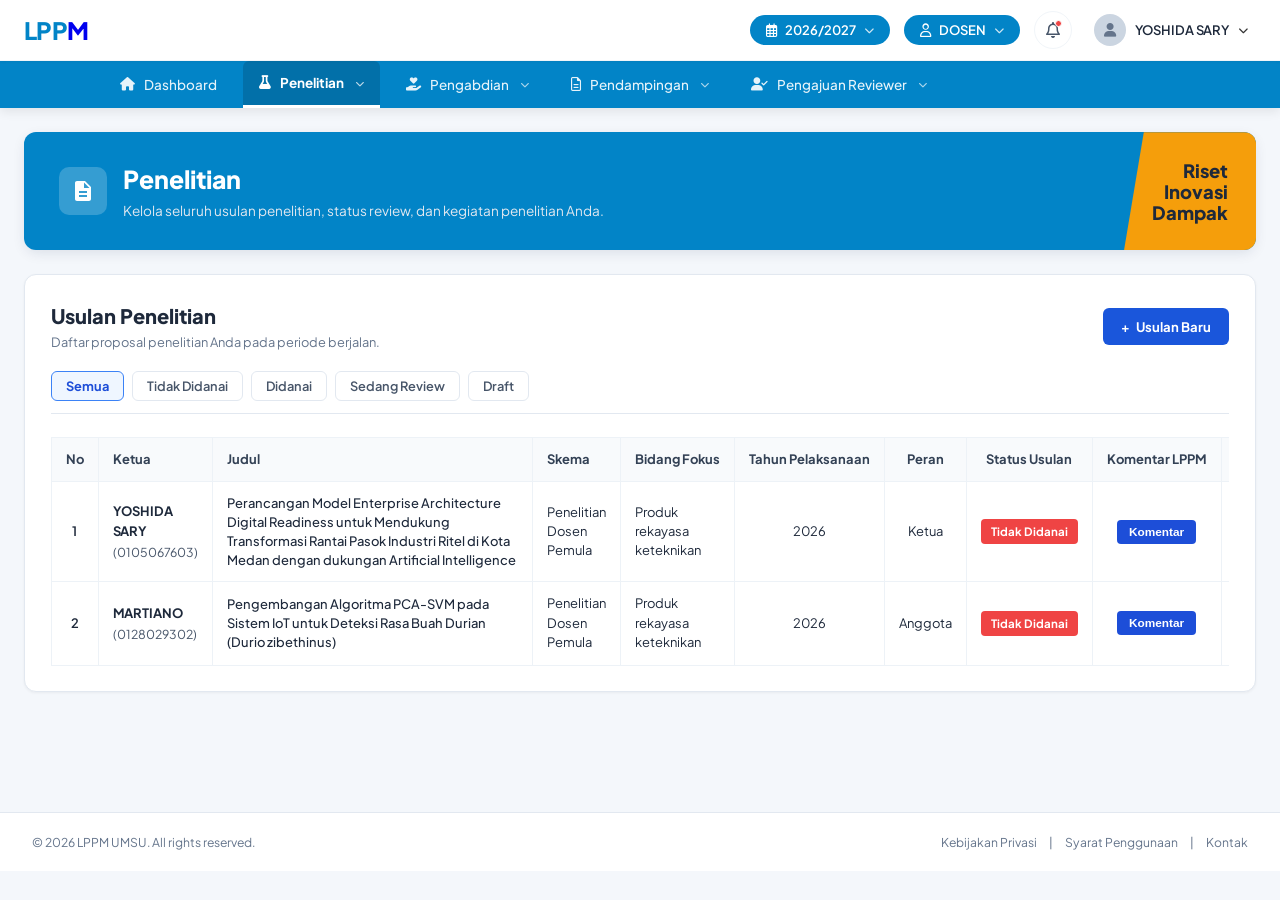
<file: penelitian.html>
<!DOCTYPE html>
<html lang="id">
<head>
  <meta charset="UTF-8">
  <meta name="viewport" content="width=device-width, initial-scale=1.0">
  <title>Daftar Usulan Penelitian - LPPM UMSU</title>
  <meta name="description" content="Monitoring & Kelola Usulan Penelitian Dosen LPPM UMSU">
  <!-- Google Fonts: Plus Jakarta Sans & Inter -->
  <link rel="preconnect" href="https://fonts.googleapis.com">
  <link rel="preconnect" href="https://fonts.gstatic.com" crossorigin>
  <link href="https://fonts.googleapis.com/css2?family=Plus+Jakarta+Sans:wght@400;500;600;700;800&family=Inter:wght@400;500;600;700&display=swap" rel="stylesheet">
  <!-- Font Awesome 6 Icons -->
  <link rel="stylesheet" href="https://cdnjs.cloudflare.com/ajax/libs/font-awesome/6.5.1/css/all.min.css">
  <!-- Stylesheets -->
  <link rel="stylesheet" href="css/style.css?v=14">
  <link rel="stylesheet" href="css/penelitian.css?v=18">
  <link rel="icon" href="data:image/svg+xml,<svg xmlns=%22http://www.w3.org/2000/svg%22 viewBox=%220 0 100 100%22><text y=%22.9em%22 font-size=%2290%22>🎓</text></svg>">
</head>
<body>

  <!-- TOP HEADER / NAVBAR (EXACT MATCH IMAGE 1) -->
  <header class="top-header">
    <div class="header-container">
      <!-- Logo LPPM -->
      <a href="index.html" class="brand-logo" id="brand-logo" title="LPPM Home">
        <div class="brand-name">
          <span class="logo-riset">L<span class="logo-bulb-i">P</span>P</span><span class="logo-mu">M</span>
        </div>
      </a>

      <!-- Right Action Items -->
      <div class="header-actions">
        <!-- Academic Year Dropdown -->
        <div class="dropdown-wrapper">
          <button class="pill-btn nav-dropdown-btn" id="yearDropdownBtn" aria-expanded="false" title="Pilih Periode">
            <i class="fa-regular fa-calendar-days"></i>
            <span id="selectedYear">2026/2027</span>
            <i class="fa-solid fa-chevron-down arrow-icon"></i>
          </button>
          <div class="dropdown-menu" id="yearDropdownMenu">
            <div class="dropdown-item active" data-year="2026/2027"><i class="fa-solid fa-check"></i> 2026/2027 (Aktif)</div>
            <div class="dropdown-item" data-year="2025/2026">2025/2026</div>
            <div class="dropdown-item" data-year="2024/2025">2024/2025</div>
            <div class="dropdown-item" data-year="2023/2024">2023/2024</div>
          </div>
        </div>

        <!-- Role Dropdown -->
        <div class="dropdown-wrapper">
          <button class="pill-btn nav-dropdown-btn" id="roleDropdownBtn" aria-expanded="false" title="Ganti Peran">
            <i class="fa-regular fa-user"></i>
            <span id="selectedRole">DOSEN</span>
            <i class="fa-solid fa-chevron-down arrow-icon"></i>
          </button>
          <div class="dropdown-menu" id="roleDropdownMenu">
            <div class="dropdown-item active" data-role="DOSEN"><i class="fa-solid fa-check"></i> DOSEN</div>
            <div class="dropdown-item" data-role="REVIEWER">REVIEWER</div>
            <div class="dropdown-item" data-role="PENGUSUL">PENGUSUL</div>
            <div class="dropdown-item" data-role="ADMIN LPPM">ADMIN LPPM</div>
          </div>
        </div>

        <!-- Notification Bell -->
        <div class="dropdown-wrapper">
          <button class="icon-btn notif-btn" id="notifBtn" title="Notifikasi">
            <i class="fa-regular fa-bell"></i>
            <span class="notif-badge-dot"></span>
          </button>
          <div class="dropdown-menu notif-menu" id="notifMenu">
            <div class="notif-header">
              <span>Pemberitahuan</span>
              <span class="notif-tag">2 Baru</span>
            </div>
            <div class="notif-list">
              <div class="notif-item unread">
                <div class="notif-icon bg-blue"><i class="fa-solid fa-bullhorn"></i></div>
                <div class="notif-text">
                  <strong>Pengumuman Pendanaan 2026</strong>
                  <p>Administrasi pendanaan proposal penelitian dan PKM telah resmi diumumkan.</p>
                  <small>Hari ini, 08:30 WIB</small>
                </div>
              </div>
              <div class="notif-item unread">
                <div class="notif-icon bg-green"><i class="fa-solid fa-circle-check"></i></div>
                <div class="notif-text">
                  <strong>Proposal Diterima</strong>
                  <p>Pengabdian Kemitraan Masyarakat Ranting Aisyiyah telah disetujui.</p>
                  <small>Kemarin, 14:15 WIB</small>
                </div>
              </div>
            </div>
          </div>
        </div>

        <!-- User Profile Pill -->
        <div class="dropdown-wrapper">
          <button class="user-profile-btn" id="userProfileBtn" aria-expanded="false">
            <div class="user-avatar-circle">
              <i class="fa-solid fa-user"></i>
            </div>
            <span class="user-name">YOSHIDA SARY</span>
            <i class="fa-solid fa-chevron-down arrow-icon"></i>
          </button>
          <div class="dropdown-menu user-menu" id="userMenu">
            <div class="user-menu-header">
              <strong>Yoshida Sary, M.Kom.</strong>
              <small>NIDN: 0123456789</small>
            </div>
            <div class="dropdown-divider"></div>
            <a href="index.html#profil" class="dropdown-item"><i class="fa-regular fa-id-card"></i> Profil Lengkap</a>
            <a href="#" class="dropdown-item" onclick="showToast('Fitur Pengaturan Akun')"><i class="fa-solid fa-sliders"></i> Pengaturan Akun</a>
            <a href="#" class="dropdown-item" onclick="showToast('Fitur Ganti Sandi')"><i class="fa-solid fa-key"></i> Ganti Password</a>
            <div class="dropdown-divider"></div>
            <a href="#" class="dropdown-item text-danger" onclick="showToast('Sesi tetap aktif')"><i class="fa-solid fa-arrow-right-from-bracket"></i> Keluar</a>
          </div>
        </div>
      </div>
    </div>
  </header>

  <!-- SUB NAVIGATION MENU (EXACT MATCH IMAGE 1) -->
  <nav class="sub-nav">
    <div class="sub-nav-container">
      <ul class="nav-links">
        <li class="nav-item">
          <a href="index.html" class="nav-link" id="navDashboard">
            <i class="fa-solid fa-house"></i>
            <span>Dashboard</span>
          </a>
        </li>
        <li class="nav-item has-dropdown active">
          <a href="penelitian.html" class="nav-link">
            <i class="fa-solid fa-flask"></i>
            <span>Penelitian</span>
            <i class="fa-solid fa-chevron-down sub-arrow"></i>
          </a>
          <ul class="sub-dropdown">
            <li><a href="penelitian.html">Usulan Baru</a></li>
            <li><a href="penelitian.html">Riwayat Usulan Penelitian</a></li>
            <li><a href="#" onclick="showToast('Menu Laporan Kemajuan')">Laporan Kemajuan</a></li>
            <li><a href="#" onclick="showToast('Menu Laporan Akhir')">Laporan Akhir</a></li>
          </ul>
        </li>
        <li class="nav-item has-dropdown">
          <a href="#" class="nav-link">
            <i class="fa-solid fa-hand-holding-heart"></i>
            <span>Pengabdian</span>
            <i class="fa-solid fa-chevron-down sub-arrow"></i>
          </a>
          <ul class="sub-dropdown">
            <li><a href="#" onclick="showToast('Menu Usulan Baru Pengabdian')">Usulan Baru Pengabdian</a></li>
            <li><a href="#" onclick="showToast('Menu Riwayat Pengabdian')">Riwayat Usulan Pengabdian</a></li>
            <li><a href="#" onclick="showToast('Menu Laporan Kemajuan')">Laporan Kemajuan</a></li>
            <li><a href="#" onclick="showToast('Menu Laporan Akhir')">Laporan Akhir</a></li>
          </ul>
        </li>
        <li class="nav-item has-dropdown">
          <a href="#" class="nav-link">
            <i class="fa-regular fa-file-lines"></i>
            <span>Pendampingan</span>
            <i class="fa-solid fa-chevron-down sub-arrow"></i>
          </a>
          <ul class="sub-dropdown">
            <li><a href="#" onclick="showToast('Menu Pendampingan Artikel Ilmiah')">Pendampingan Artikel</a></li>
            <li><a href="#" onclick="showToast('Menu Pendampingan Proposal Hibah')">Pendampingan Proposal</a></li>
          </ul>
        </li>
        <li class="nav-item has-dropdown">
          <a href="#" class="nav-link">
            <i class="fa-solid fa-user-check"></i>
            <span>Pengajuan Reviewer</span>
            <i class="fa-solid fa-chevron-down sub-arrow"></i>
          </a>
          <ul class="sub-dropdown">
            <li><a href="#" onclick="showToast('Pendaftaran Reviewer Nasional')">Formulir Pengajuan Reviewer</a></li>
            <li><a href="#" onclick="showToast('Status Pengajuan Reviewer')">Status Seleksi Reviewer</a></li>
          </ul>
        </li>
      </ul>
    </div>
  </nav>


  <!-- MAIN CONTAINER -->
  <main class="app-container">

    <!-- PENELITIAN BANNER WITH YELLOW POLYGON (EXACT SCREENSHOT MATCH) -->
    <div class="penelitian-header-banner">
      <div class="penelitian-header-left">
        <div class="penelitian-header-icon">
          <svg viewBox="0 0 24 24" width="24" height="24" fill="#ffffff"><path d="M14 2H6c-1.1 0-1.99.9-1.99 2L4 20c0 1.1.89 2 1.99 2H18c1.1 0 2-.9 2-2V8l-6-6zm2 16H8v-2h8v2zm0-4H8v-2h8v2zm-3-5V3.5L18.5 9H13z"/></svg>
        </div>
        <div class="penelitian-header-text">
          <h2>Penelitian</h2>
          <p>Kelola seluruh usulan penelitian, status review, dan kegiatan penelitian Anda.</p>
        </div>
      </div>

      <!-- Yellow Angle Polygon Motto -->
      <div class="yellow-motto-polygon">
        <span>Riset</span>
        <span>Inovasi</span>
        <span>Dampak</span>
      </div>
    </div>

    <!-- 2-COL LAYOUT -->
    <div class="dashboard-grid-layout">

      <!-- LEFT COLUMN: USULAN PENELITIAN TABLE -->
      <div class="grid-col-left">
        <div class="usulan-table-card">
          <div class="usulan-card-header">
            <div>
              <h3>Usulan Penelitian</h3>
              <p>Daftar proposal penelitian Anda pada periode berjalan.</p>
            </div>
            <!-- Button + Usulan Baru links to wizard -->
            <a href="usulan-baru.html" class="btn-primary-blue">
              <span>+</span> Usulan Baru
            </a>
          </div>

          <!-- Filter Tabs -->
          <div class="filter-tabs-row">
            <button class="filter-tab-pill active" data-filter="all">Semua</button>
            <button class="filter-tab-pill" data-filter="rejected">Tidak Didanai</button>
            <button class="filter-tab-pill" data-filter="funded">Didanai</button>
            <button class="filter-tab-pill" data-filter="review">Sedang Review</button>
            <button class="filter-tab-pill" data-filter="draft">Draft</button>
          </div>

          <!-- Data Table (Exact Match Screenshot) -->
          <div class="data-table-container">
            <table class="lppm-table lppm-bordered-table">
              <thead>
                <tr>
                  <th style="width: 50px; text-align: center;">No</th>
                  <th style="width: 170px;">Ketua</th>
                  <th style="min-width: 320px;">Judul</th>
                  <th style="width: 150px;">Skema</th>
                  <th style="width: 160px;">Bidang Fokus</th>
                  <th style="width: 110px; text-align: center;">Tahun Pelaksanaan</th>
                  <th style="width: 90px; text-align: center;">Peran</th>
                  <th style="width: 125px; text-align: center;">Status Usulan</th>
                  <th style="width: 110px; text-align: center;">Komentar LPPM</th>
                  <th style="width: 110px; text-align: center;">Komentar Reviewer</th>
                  <th style="width: 65px; text-align: center;">Aksi</th>
                </tr>
              </thead>
              <tbody>
                <!-- Row 1 -->
                <tr class="proposal-data-row" data-status="rejected">
                  <td class="text-center font-semibold">1</td>
                  <td class="cell-ketua">
                    <div class="ketua-name">YOSHIDA SARY</div>
                    <div class="ketua-nidn">(0105067603)</div>
                  </td>
                  <td class="cell-judul">
                    Perancangan Model Enterprise Architecture Digital Readiness untuk Mendukung Transformasi Rantai Pasok Industri Ritel di Kota Medan dengan dukungan Artificial Intelligence
                  </td>
                  <td>Penelitian Dosen Pemula</td>
                  <td>Produk rekayasa keteknikan</td>
                  <td class="text-center">2026</td>
                  <td class="text-center">Ketua</td>
                  <td class="text-center">
                    <span class="badge-status-rejected">Tidak Didanai</span>
                  </td>
                  <td class="text-center">
                    <button type="button" class="btn-table-comment" onclick="showToast('Komentar LPPM: Proposal belum memenuhi kriteria target luaran')">Komentar</button>
                  </td>
                  <td class="text-center">
                    <button type="button" class="btn-table-comment" onclick="showToast('Komentar Reviewer: Metodologi dan timeline perlu diperjelas')">Komentar</button>
                  </td>
                  <td class="text-center">
                    <button type="button" class="btn-table-view" title="Lihat Detail Proposal" onclick="showToast('Membuka detail usulan...')">
                      <i class="fa-regular fa-eye"></i>
                    </button>
                  </td>
                </tr>

                <!-- Row 2 -->
                <tr class="proposal-data-row" data-status="rejected">
                  <td class="text-center font-semibold">2</td>
                  <td class="cell-ketua">
                    <div class="ketua-name">MARTIANO</div>
                    <div class="ketua-nidn">(0128029302)</div>
                  </td>
                  <td class="cell-judul">
                    Pengembangan Algoritma PCA-SVM pada Sistem IoT untuk Deteksi Rasa Buah Durian (Durio zibethinus)
                  </td>
                  <td>Penelitian Dosen Pemula</td>
                  <td>Produk rekayasa keteknikan</td>
                  <td class="text-center">2026</td>
                  <td class="text-center">Anggota</td>
                  <td class="text-center">
                    <span class="badge-status-rejected">Tidak Didanai</span>
                  </td>
                  <td class="text-center">
                    <button type="button" class="btn-table-comment" onclick="showToast('Komentar LPPM')">Komentar</button>
                  </td>
                  <td class="text-center">
                    <button type="button" class="btn-table-comment" onclick="showToast('Komentar Reviewer')">Komentar</button>
                  </td>
                  <td class="text-center">
                    <button type="button" class="btn-table-view" title="Lihat Detail Proposal" onclick="showToast('Membuka detail usulan...')">
                      <i class="fa-regular fa-eye"></i>
                    </button>
                  </td>
                </tr>
              </tbody>
            </table>
          </div>
        </div>
      </div>

    </div>
  </main>

  <!-- FOOTER -->
  <footer class="site-footer">
    <div>&copy; 2026 LPPM UMSU. All rights reserved.</div>
    <div class="footer-links">
      <a href="javascript:void(0)">Kebijakan Privasi</a>
      <span>|</span>
      <a href="javascript:void(0)">Syarat Penggunaan</a>
      <span>|</span>
      <a href="javascript:void(0)">Kontak</a>
    </div>
  </footer>

  <script src="js/app.js"></script>
  <script src="js/penelitian.js?v=14"></script>
</body>
</html>
</file>
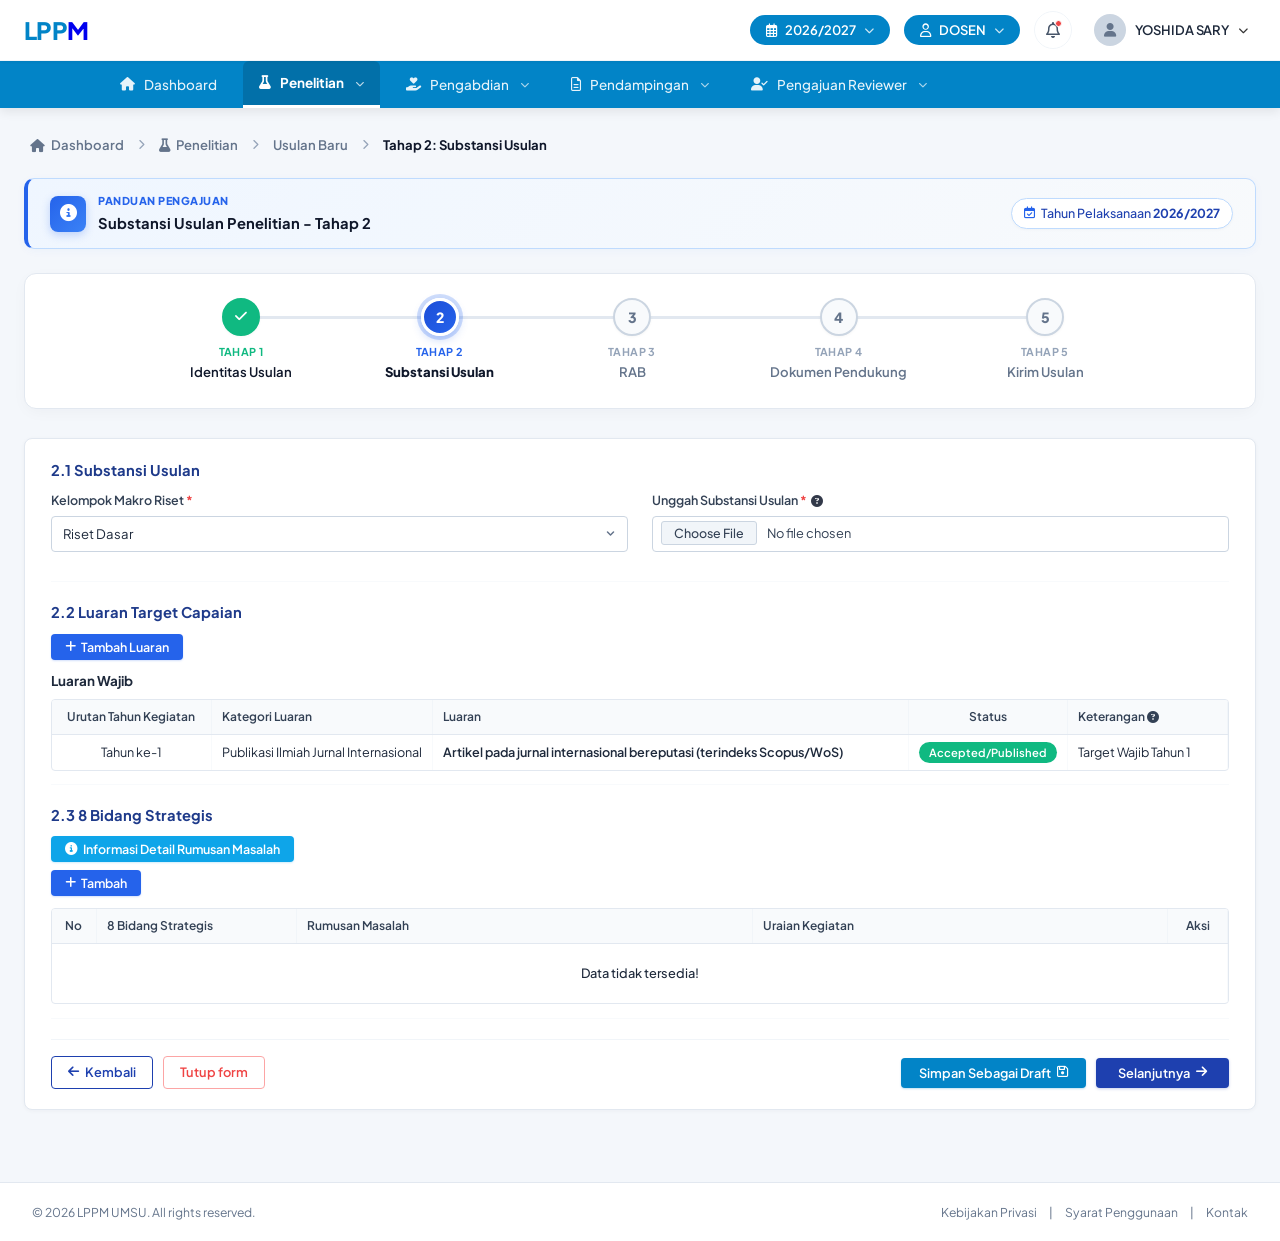
<file: substansi-usulan.html>
<!DOCTYPE html>
<html lang="id">
<head>
  <meta charset="UTF-8">
  <meta name="viewport" content="width=device-width, initial-scale=1.0">
  <title>Tahap 2: Substansi Usulan - LPPM UMSU &amp; RisetMu</title>
  <meta name="description" content="Tahap 2 Substansi Usulan Penelitian RisetMu LPPM UMSU">
  <!-- Google Fonts: Plus Jakarta Sans & Inter -->
  <link rel="preconnect" href="https://fonts.googleapis.com">
  <link rel="preconnect" href="https://fonts.gstatic.com" crossorigin>
  <link href="https://fonts.googleapis.com/css2?family=Plus+Jakarta+Sans:wght@400;500;600;700;800&family=Inter:wght@400;500;600;700&display=swap" rel="stylesheet">
  <!-- Font Awesome 6 Icons -->
  <link rel="stylesheet" href="https://cdnjs.cloudflare.com/ajax/libs/font-awesome/6.5.1/css/all.min.css">
  <!-- Stylesheets -->
  <link rel="stylesheet" href="css/style.css?v=14">
  <link rel="stylesheet" href="css/subtansi-usulan.css?v=3">
  <link rel="icon" href="data:image/svg+xml,<svg xmlns=%22http://www.w3.org/2000/svg%22 viewBox=%220 0 100 100%22><text y=%22.9em%22 font-size=%2290%22>🎓</text></svg>">
</head>
<body>

  <!-- TOP HEADER / NAVBAR -->
  <header class="top-header">
    <div class="header-container">
      <!-- Logo LPPM -->
      <a href="index.html" class="brand-logo" id="brand-logo" title="LPPM Home">
        <div class="brand-name">
          <span class="logo-riset">L<span class="logo-bulb-i">P</span>P</span><span class="logo-mu">M</span>
        </div>
      </a>

      <!-- Right Action Items -->
      <div class="header-actions">
        <!-- Academic Year Dropdown -->
        <div class="dropdown-wrapper">
          <button class="pill-btn nav-dropdown-btn" id="yearDropdownBtn" aria-expanded="false" title="Pilih Periode">
            <i class="fa-regular fa-calendar-days"></i>
            <span id="selectedYear">2026/2027</span>
            <i class="fa-solid fa-chevron-down arrow-icon"></i>
          </button>
          <div class="dropdown-menu" id="yearDropdownMenu">
            <div class="dropdown-item active" data-year="2026/2027"><i class="fa-solid fa-check"></i> 2026/2027 (Aktif)</div>
            <div class="dropdown-item" data-year="2025/2026">2025/2026</div>
            <div class="dropdown-item" data-year="2024/2025">2024/2025</div>
            <div class="dropdown-item" data-year="2023/2024">2023/2024</div>
          </div>
        </div>

        <!-- Role Dropdown -->
        <div class="dropdown-wrapper">
          <button class="pill-btn nav-dropdown-btn" id="roleDropdownBtn" aria-expanded="false" title="Ganti Peran">
            <i class="fa-regular fa-user"></i>
            <span id="selectedRole">DOSEN</span>
            <i class="fa-solid fa-chevron-down arrow-icon"></i>
          </button>
          <div class="dropdown-menu" id="roleDropdownMenu">
            <div class="dropdown-item active" data-role="DOSEN"><i class="fa-solid fa-check"></i> DOSEN</div>
            <div class="dropdown-item" data-role="REVIEWER">REVIEWER</div>
            <div class="dropdown-item" data-role="PENGUSUL">PENGUSUL</div>
            <div class="dropdown-item" data-role="ADMIN LPPM">ADMIN LPPM</div>
          </div>
        </div>

        <!-- Notification Bell -->
        <div class="dropdown-wrapper">
          <button class="icon-btn notif-btn" id="notifBtn" title="Notifikasi">
            <i class="fa-regular fa-bell"></i>
            <span class="notif-badge-dot"></span>
          </button>
          <div class="dropdown-menu notif-menu" id="notifMenu">
            <div class="notif-header">
              <span>Pemberitahuan</span>
              <span class="notif-tag">2 Baru</span>
            </div>
            <div class="notif-list">
              <div class="notif-item unread">
                <div class="notif-icon bg-blue"><i class="fa-solid fa-bullhorn"></i></div>
                <div class="notif-text">
                  <strong>Pengumuman Pendanaan 2026</strong>
                  <p>Administrasi pendanaan proposal penelitian telah resmi diumumkan.</p>
                  <small>Hari ini, 08:30 WIB</small>
                </div>
              </div>
            </div>
          </div>
        </div>

        <!-- User Profile Pill -->
        <div class="dropdown-wrapper">
          <button class="user-profile-btn" id="userProfileBtn" aria-expanded="false">
            <div class="user-avatar-circle">
              <i class="fa-solid fa-user"></i>
            </div>
            <span class="user-name">YOSHIDA SARY</span>
            <i class="fa-solid fa-chevron-down arrow-icon"></i>
          </button>
          <div class="dropdown-menu user-menu" id="userMenu">
            <div class="user-menu-header">
              <strong>Yoshida Sary, M.Kom.</strong>
              <small>NIDN: 0123456789</small>
            </div>
            <div class="dropdown-divider"></div>
            <a href="index.html#profil" class="dropdown-item"><i class="fa-regular fa-id-card"></i> Profil Lengkap</a>
            <div class="dropdown-divider"></div>
            <a href="javascript:void(0)" class="dropdown-item text-danger" onclick="showToast('Sesi tetap aktif')"><i class="fa-solid fa-arrow-right-from-bracket"></i> Keluar</a>
          </div>
        </div>
      </div>
    </div>
  </header>

  <!-- SUB NAVIGATION MENU -->
  <nav class="sub-nav">
    <div class="sub-nav-container">
      <ul class="nav-links">
        <li class="nav-item">
          <a href="index.html" class="nav-link" id="navDashboard">
            <i class="fa-solid fa-house"></i>
            <span>Dashboard</span>
          </a>
        </li>
        <li class="nav-item has-dropdown active">
          <a href="penelitian.html" class="nav-link">
            <i class="fa-solid fa-flask"></i>
            <span>Penelitian</span>
            <i class="fa-solid fa-chevron-down sub-arrow"></i>
          </a>
          <ul class="sub-dropdown">
            <li><a href="penelitian.html">Usulan Baru</a></li>
            <li><a href="#" onclick="showToast('Menu Laporan Kemajuan')">Laporan Kemajuan</a></li>
            <li><a href="#" onclick="showToast('Menu Laporan Akhir')">Laporan Akhir</a></li>
          </ul>
        </li>
        <li class="nav-item has-dropdown">
          <a href="#" class="nav-link">
            <i class="fa-solid fa-hand-holding-heart"></i>
            <span>Pengabdian</span>
            <i class="fa-solid fa-chevron-down sub-arrow"></i>
          </a>
          <ul class="sub-dropdown">
            <li><a href="#" onclick="showToast('Menu Usulan Baru Pengabdian')">Usulan Baru Pengabdian</a></li>
            <li><a href="#" onclick="showToast('Menu Riwayat Pengabdian')">Riwayat Usulan Pengabdian</a></li>
          </ul>
        </li>
        <li class="nav-item has-dropdown">
          <a href="#" class="nav-link">
            <i class="fa-regular fa-file-lines"></i>
            <span>Pendampingan</span>
            <i class="fa-solid fa-chevron-down sub-arrow"></i>
          </a>
        </li>
        <li class="nav-item has-dropdown">
          <a href="#" class="nav-link">
            <i class="fa-solid fa-user-check"></i>
            <span>Pengajuan Reviewer</span>
            <i class="fa-solid fa-chevron-down sub-arrow"></i>
          </a>
        </li>
      </ul>
    </div>
  </nav>

  <!-- MAIN CONTAINER -->
  <main class="app-container">

    <!-- BREADCRUMB -->
    <nav class="breadcrumb-nav" aria-label="Breadcrumb">
      <ol class="breadcrumb-list">
        <li class="breadcrumb-item">
          <a href="index.html" class="breadcrumb-link">
            <i class="fa-solid fa-house"></i>
            <span>Dashboard</span>
          </a>
        </li>
        <li class="breadcrumb-separator">
          <i class="fa-solid fa-chevron-right"></i>
        </li>
        <li class="breadcrumb-item">
          <a href="penelitian.html" class="breadcrumb-link">
            <i class="fa-solid fa-flask"></i>
            <span>Penelitian</span>
          </a>
        </li>
        <li class="breadcrumb-separator">
          <i class="fa-solid fa-chevron-right"></i>
        </li>
        <li class="breadcrumb-item">
          <a href="usulan-baru.html" class="breadcrumb-link">
            <span>Usulan Baru</span>
          </a>
        </li>
        <li class="breadcrumb-separator">
          <i class="fa-solid fa-chevron-right"></i>
        </li>
        <li class="breadcrumb-item active" aria-current="page">
          <span>Tahap 2: Substansi Usulan</span>
        </li>
      </ol>
    </nav>

    <!-- INFO BANNER (TAHAP 2) -->
    <div class="info-notification-bar">
      <div class="info-bar-left">
        <div class="info-icon-badge">
          <i class="fa-solid fa-circle-info"></i>
        </div>
        <div class="info-text-group">
          <span class="info-badge-tag">PANDUAN PENGAJUAN</span>
          <h4 class="info-title-text">Substansi Usulan Penelitian - Tahap 2</h4>
        </div>
      </div>
      <div class="info-bar-right">
        <div class="info-periode-pill">
          <i class="fa-regular fa-calendar-check"></i>
          <span>Tahun Pelaksanaan <strong>2026/2027</strong></span>
        </div>
      </div>
    </div>

    <!-- STEPPER 5 TAHAPAN RISETMU (STEP 2 ACTIVE) -->
    <div class="stepper-progress-container">
      <div class="stepper-track stepper-track-step2">
        <div class="step-item completed" data-step="1">
          <div class="step-bubble">
            <i class="fa-solid fa-check" style="font-size: 0.85rem;"></i>
          </div>
          <div class="step-meta">
            <span class="step-sub">Tahap 1</span>
            <span class="step-label">Identitas Usulan</span>
          </div>
        </div>
        <div class="step-item active" data-step="2">
          <div class="step-bubble">
            <span class="step-num">2</span>
          </div>
          <div class="step-meta">
            <span class="step-sub">Tahap 2</span>
            <span class="step-label">Substansi Usulan</span>
          </div>
        </div>
        <div class="step-item" data-step="3">
          <div class="step-bubble">
            <span class="step-num">3</span>
          </div>
          <div class="step-meta">
            <span class="step-sub">Tahap 3</span>
            <span class="step-label">RAB</span>
          </div>
        </div>
        <div class="step-item" data-step="4">
          <div class="step-bubble">
            <span class="step-num">4</span>
          </div>
          <div class="step-meta">
            <span class="step-sub">Tahap 4</span>
            <span class="step-label">Dokumen Pendukung</span>
          </div>
        </div>
        <div class="step-item" data-step="5">
          <div class="step-bubble">
            <span class="step-num">5</span>
          </div>
          <div class="step-meta">
            <span class="step-sub">Tahap 5</span>
            <span class="step-label">Kirim Usulan</span>
          </div>
        </div>
      </div>
    </div>

    <!-- FORMULIR TAHAP 2: SUBSTANSI USULAN (SESUAI FOTO RESMI) -->
    <div class="portal-form-container">
      
      <!-- 2.1 SUBSTANSI USULAN -->
      <div class="portal-section">
        <h4 class="portal-section-title">2.1 Substansi Usulan</h4>
        <div class="portal-grid-2col">
          
          <div class="form-group">
            <label class="portal-label">Kelompok Makro Riset <span class="required-star">*</span></label>
            <select class="portal-select" id="selectMakroRiset">
              <option value="">Pilih Makro Riset</option>
              <option value="Riset Dasar" selected>Riset Dasar</option>
              <option value="Riset Terapan">Riset Terapan</option>
              <option value="Riset Pengembangan">Riset Pengembangan</option>
              <option value="Komersialisasi / Hilirisasi">Komersialisasi / Hilirisasi</option>
            </select>
          </div>

          <div class="form-group">
            <label class="portal-label">
              Unggah Substansi Usulan <span class="required-star">*</span>
              <i class="fa-solid fa-circle-question tooltip-icon" title="Unggah berkas proposal substansi sesuai format PDF resmi (maks. 5MB)"></i>
            </label>
            <div class="file-upload-box">
              <input type="file" id="fileSubstansi" class="portal-file-input" accept=".pdf,.doc,.docx" onchange="handleFileSubstansi(this)">
            </div>
          </div>

        </div>
      </div>

      <!-- 2.2 LUARAN TARGET CAPAIAN -->
      <div class="portal-section">
        <h4 class="portal-section-title">2.2 Luaran Target Capaian</h4>
        
        <div class="portal-btn-row">
          <button type="button" class="btn-portal-add" onclick="showModalTambahLuaran()">
            <i class="fa-solid fa-plus"></i>
            <span>Tambah Luaran</span>
          </button>
        </div>

        <div class="luaran-section-subtitle">Luaran Wajib</div>

        <div class="portal-table-wrapper">
          <table class="portal-table" id="tabelLuaranWajib">
            <thead>
              <tr>
                <th style="width: 160px; text-align: center;">Urutan Tahun Kegiatan</th>
                <th style="width: 220px;">Kategori Luaran</th>
                <th>Luaran</th>
                <th style="width: 130px; text-align: center;">Status</th>
                <th style="width: 160px;">
                  Keterangan
                  <i class="fa-solid fa-circle-question tooltip-icon" title="Keterangan luaran wajib penelitian"></i>
                </th>
              </tr>
            </thead>
            <tbody>
              <tr>
                <td style="text-align: center;">Tahun ke-1</td>
                <td>Publikasi Ilmiah Jurnal Internasional</td>
                <td style="font-weight: 600;">Artikel pada jurnal internasional bereputasi (terindeks Scopus/WoS)</td>
                <td style="text-align: center;">
                  <span class="badge-portal-status status-menyetujui">Accepted/Published</span>
                </td>
                <td>Target Wajib Tahun 1</td>
              </tr>
            </tbody>
          </table>
        </div>
      </div>

      <!-- 2.3 8 BIDANG STRATEGIS -->
      <div class="portal-section">
        <h4 class="portal-section-title">2.3 8 Bidang Strategis</h4>
        
        <div class="portal-btn-row-dual">
          <button type="button" class="btn-info-detail-rumusan" onclick="showModalInfoRumusanMasalah()">
            <i class="fa-solid fa-circle-info"></i>
            <span>Informasi Detail Rumusan Masalah</span>
          </button>
          <button type="button" class="btn-portal-add" onclick="showModalTambahBidangStrategis()">
            <i class="fa-solid fa-plus"></i>
            <span>Tambah</span>
          </button>
        </div>

        <div class="portal-table-wrapper">
          <table class="portal-table" id="tabelBidangStrategis">
            <thead>
              <tr>
                <th style="width: 45px; text-align: center;">No</th>
                <th style="width: 200px;">8 Bidang Strategis</th>
                <th>Rumusan Masalah</th>
                <th>Uraian Kegiatan</th>
                <th style="width: 60px; text-align: center;">Aksi</th>
              </tr>
            </thead>
            <tbody>
              <tr>
                <td colspan="5" class="portal-table-empty">
                  Data tidak tersedia!
                </td>
              </tr>
            </tbody>
          </table>
        </div>
      </div>

      <!-- FOOTER ACTIONS TAHAP 2 (PERSIS SESUAI FOTO RESMI) -->
      <div class="portal-footer-actions-step2">
        <div class="footer-left-btns">
          <a href="usulan-baru.html" class="btn-portal-back">
            <i class="fa-solid fa-arrow-left"></i>
            <span>Kembali</span>
          </a>
          <a href="penelitian.html" class="btn-portal-close" onclick="return confirm('Tutup formulir usulan?')">
            <span>Tutup form</span>
          </a>
        </div>
        <div class="footer-right-btns">
          <button type="button" class="btn-portal-draft" onclick="simpanDrafTahap2()">
            <span>Simpan Sebagai Draft</span>
            <i class="fa-regular fa-floppy-disk"></i>
          </button>
          <button type="button" class="btn-portal-next-step2" onclick="lanjutTahap3()">
            <span>Selanjutnya</span>
            <i class="fa-solid fa-arrow-right"></i>
          </button>
        </div>
      </div>

    </div>

  </main>

  <!-- FOOTER -->
  <footer class="site-footer">
    <div>&copy; 2026 LPPM UMSU. All rights reserved.</div>
    <div class="footer-links">
      <a href="javascript:void(0)">Kebijakan Privasi</a>
      <span>|</span>
      <a href="javascript:void(0)">Syarat Penggunaan</a>
      <span>|</span>
      <a href="javascript:void(0)">Kontak</a>
    </div>
  </footer>

  <script src="js/app.js"></script>
  <script src="js/subtansi-usulan.js?v=1"></script>
</body>
</html>
</file>
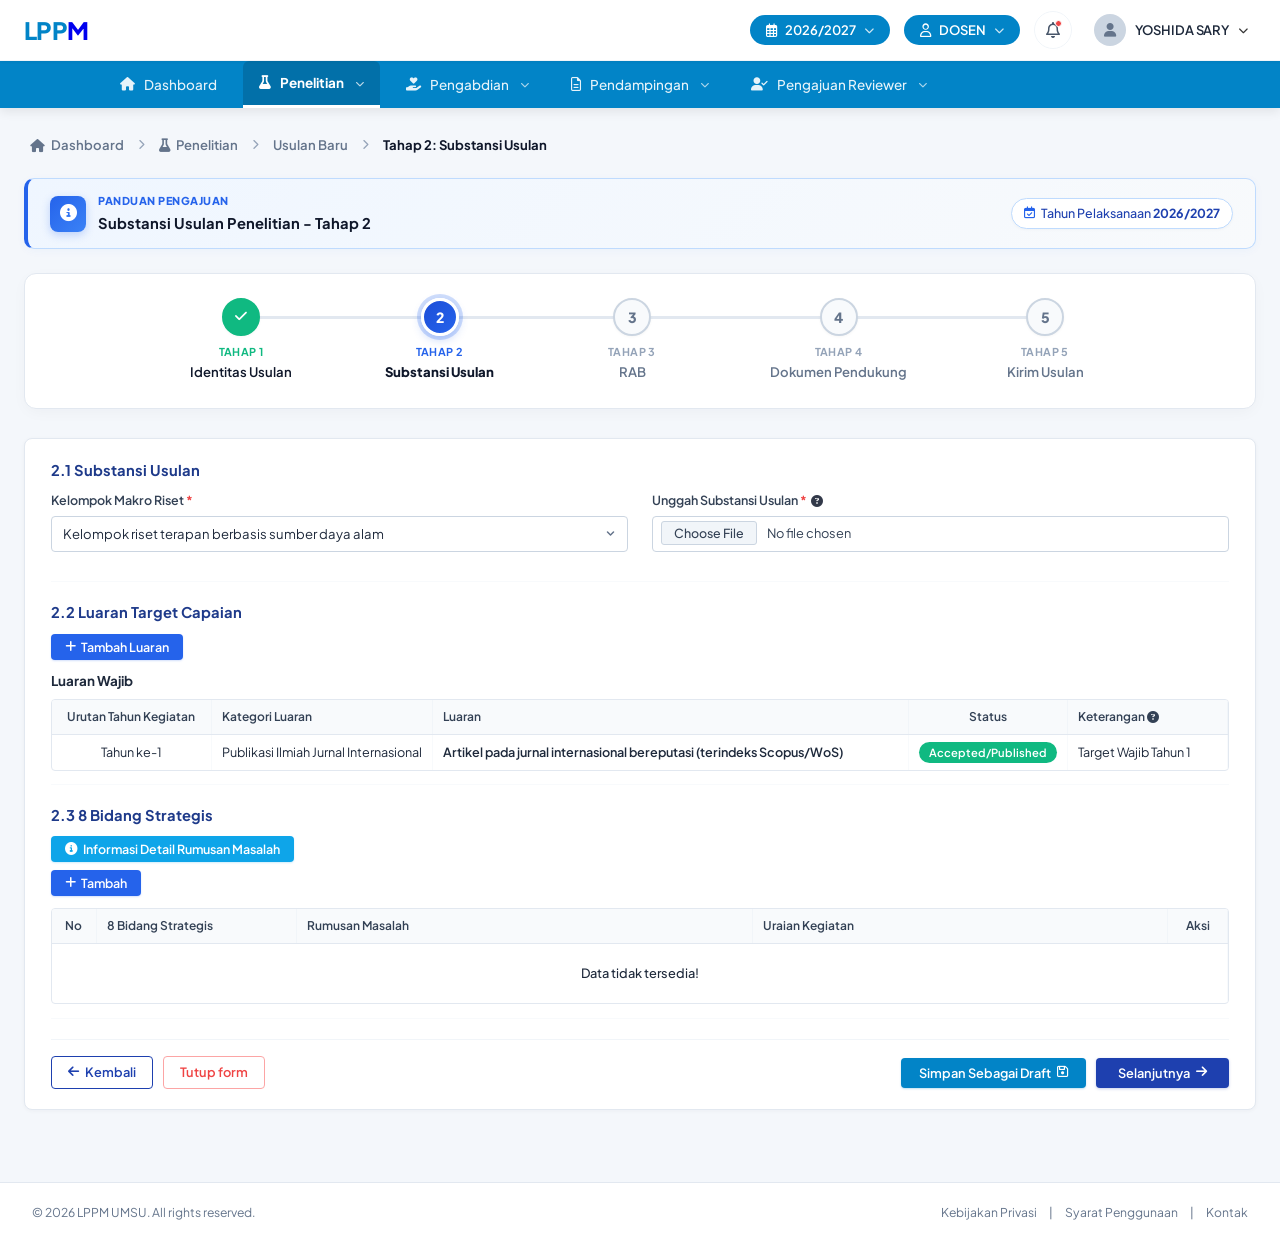
<file: subtansi-usulan.html>
<!DOCTYPE html>
<html lang="id">
<head>
  <meta charset="UTF-8">
  <meta name="viewport" content="width=device-width, initial-scale=1.0">
  <title>Tahap 2: Substansi Usulan - LPPM UMSU &amp; RisetMu</title>
  <meta name="description" content="Tahap 2 Substansi Usulan Penelitian RisetMu LPPM UMSU">
  <!-- Google Fonts: Plus Jakarta Sans & Inter -->
  <link rel="preconnect" href="https://fonts.googleapis.com">
  <link rel="preconnect" href="https://fonts.gstatic.com" crossorigin>
  <link href="https://fonts.googleapis.com/css2?family=Plus+Jakarta+Sans:wght@400;500;600;700;800&family=Inter:wght@400;500;600;700&display=swap" rel="stylesheet">
  <!-- Font Awesome 6 Icons -->
  <link rel="stylesheet" href="https://cdnjs.cloudflare.com/ajax/libs/font-awesome/6.5.1/css/all.min.css">
  <!-- Stylesheets -->
  <link rel="stylesheet" href="css/style.css?v=14">
  <link rel="stylesheet" href="css/subtansi-usulan.css?v=3">
  <link rel="icon" href="data:image/svg+xml,<svg xmlns=%22http://www.w3.org/2000/svg%22 viewBox=%220 0 100 100%22><text y=%22.9em%22 font-size=%2290%22>🎓</text></svg>">
</head>
<body>

  <!-- TOP HEADER / NAVBAR -->
  <header class="top-header">
    <div class="header-container">
      <!-- Logo LPPM -->
      <a href="index.html" class="brand-logo" id="brand-logo" title="LPPM Home">
        <div class="brand-name">
          <span class="logo-riset">L<span class="logo-bulb-i">P</span>P</span><span class="logo-mu">M</span>
        </div>
      </a>

      <!-- Right Action Items -->
      <div class="header-actions">
        <!-- Academic Year Dropdown -->
        <div class="dropdown-wrapper">
          <button class="pill-btn nav-dropdown-btn" id="yearDropdownBtn" aria-expanded="false" title="Pilih Periode">
            <i class="fa-regular fa-calendar-days"></i>
            <span id="selectedYear">2026/2027</span>
            <i class="fa-solid fa-chevron-down arrow-icon"></i>
          </button>
          <div class="dropdown-menu" id="yearDropdownMenu">
            <div class="dropdown-item active" data-year="2026/2027"><i class="fa-solid fa-check"></i> 2026/2027 (Aktif)</div>
            <div class="dropdown-item" data-year="2025/2026">2025/2026</div>
            <div class="dropdown-item" data-year="2024/2025">2024/2025</div>
            <div class="dropdown-item" data-year="2023/2024">2023/2024</div>
          </div>
        </div>

        <!-- Role Dropdown -->
        <div class="dropdown-wrapper">
          <button class="pill-btn nav-dropdown-btn" id="roleDropdownBtn" aria-expanded="false" title="Ganti Peran">
            <i class="fa-regular fa-user"></i>
            <span id="selectedRole">DOSEN</span>
            <i class="fa-solid fa-chevron-down arrow-icon"></i>
          </button>
          <div class="dropdown-menu" id="roleDropdownMenu">
            <div class="dropdown-item active" data-role="DOSEN"><i class="fa-solid fa-check"></i> DOSEN</div>
            <div class="dropdown-item" data-role="REVIEWER">REVIEWER</div>
            <div class="dropdown-item" data-role="PENGUSUL">PENGUSUL</div>
            <div class="dropdown-item" data-role="ADMIN LPPM">ADMIN LPPM</div>
          </div>
        </div>

        <!-- Notification Bell -->
        <div class="dropdown-wrapper">
          <button class="icon-btn notif-btn" id="notifBtn" title="Notifikasi">
            <i class="fa-regular fa-bell"></i>
            <span class="notif-badge-dot"></span>
          </button>
          <div class="dropdown-menu notif-menu" id="notifMenu">
            <div class="notif-header">
              <span>Pemberitahuan</span>
              <span class="notif-tag">2 Baru</span>
            </div>
            <div class="notif-list">
              <div class="notif-item unread">
                <div class="notif-icon bg-blue"><i class="fa-solid fa-bullhorn"></i></div>
                <div class="notif-text">
                  <strong>Pengumuman Pendanaan 2026</strong>
                  <p>Administrasi pendanaan proposal penelitian telah resmi diumumkan.</p>
                  <small>Hari ini, 08:30 WIB</small>
                </div>
              </div>
            </div>
          </div>
        </div>

        <!-- User Profile Pill -->
        <div class="dropdown-wrapper">
          <button class="user-profile-btn" id="userProfileBtn" aria-expanded="false">
            <div class="user-avatar-circle">
              <i class="fa-solid fa-user"></i>
            </div>
            <span class="user-name">YOSHIDA SARY</span>
            <i class="fa-solid fa-chevron-down arrow-icon"></i>
          </button>
          <div class="dropdown-menu user-menu" id="userMenu">
            <div class="user-menu-header">
              <strong>Yoshida Sary, M.Kom.</strong>
              <small>NIDN: 0123456789</small>
            </div>
            <div class="dropdown-divider"></div>
            <a href="index.html#profil" class="dropdown-item"><i class="fa-regular fa-id-card"></i> Profil Lengkap</a>
            <div class="dropdown-divider"></div>
            <a href="javascript:void(0)" class="dropdown-item text-danger" onclick="showToast('Sesi tetap aktif')"><i class="fa-solid fa-arrow-right-from-bracket"></i> Keluar</a>
          </div>
        </div>
      </div>
    </div>
  </header>

  <!-- SUB NAVIGATION MENU -->
  <nav class="sub-nav">
    <div class="sub-nav-container">
      <ul class="nav-links">
        <li class="nav-item">
          <a href="index.html" class="nav-link" id="navDashboard">
            <i class="fa-solid fa-house"></i>
            <span>Dashboard</span>
          </a>
        </li>
        <li class="nav-item has-dropdown active">
          <a href="penelitian.html" class="nav-link">
            <i class="fa-solid fa-flask"></i>
            <span>Penelitian</span>
            <i class="fa-solid fa-chevron-down sub-arrow"></i>
          </a>
          <ul class="sub-dropdown">
            <li><a href="penelitian.html">Usulan Baru</a></li>
            <li><a href="#" onclick="showToast('Menu Laporan Kemajuan')">Laporan Kemajuan</a></li>
            <li><a href="#" onclick="showToast('Menu Laporan Akhir')">Laporan Akhir</a></li>
          </ul>
        </li>
        <li class="nav-item has-dropdown">
          <a href="#" class="nav-link">
            <i class="fa-solid fa-hand-holding-heart"></i>
            <span>Pengabdian</span>
            <i class="fa-solid fa-chevron-down sub-arrow"></i>
          </a>
          <ul class="sub-dropdown">
            <li><a href="#" onclick="showToast('Menu Usulan Baru Pengabdian')">Usulan Baru Pengabdian</a></li>
            <li><a href="#" onclick="showToast('Menu Riwayat Pengabdian')">Riwayat Usulan Pengabdian</a></li>
          </ul>
        </li>
        <li class="nav-item has-dropdown">
          <a href="#" class="nav-link">
            <i class="fa-regular fa-file-lines"></i>
            <span>Pendampingan</span>
            <i class="fa-solid fa-chevron-down sub-arrow"></i>
          </a>
        </li>
        <li class="nav-item has-dropdown">
          <a href="#" class="nav-link">
            <i class="fa-solid fa-user-check"></i>
            <span>Pengajuan Reviewer</span>
            <i class="fa-solid fa-chevron-down sub-arrow"></i>
          </a>
        </li>
      </ul>
    </div>
  </nav>

  <!-- MAIN CONTAINER -->
  <main class="app-container">

    <!-- BREADCRUMB -->
    <nav class="breadcrumb-nav" aria-label="Breadcrumb">
      <ol class="breadcrumb-list">
        <li class="breadcrumb-item">
          <a href="index.html" class="breadcrumb-link">
            <i class="fa-solid fa-house"></i>
            <span>Dashboard</span>
          </a>
        </li>
        <li class="breadcrumb-separator">
          <i class="fa-solid fa-chevron-right"></i>
        </li>
        <li class="breadcrumb-item">
          <a href="penelitian.html" class="breadcrumb-link">
            <i class="fa-solid fa-flask"></i>
            <span>Penelitian</span>
          </a>
        </li>
        <li class="breadcrumb-separator">
          <i class="fa-solid fa-chevron-right"></i>
        </li>
        <li class="breadcrumb-item">
          <a href="usulan-baru.html" class="breadcrumb-link">
            <span>Usulan Baru</span>
          </a>
        </li>
        <li class="breadcrumb-separator">
          <i class="fa-solid fa-chevron-right"></i>
        </li>
        <li class="breadcrumb-item active" aria-current="page">
          <span>Tahap 2: Substansi Usulan</span>
        </li>
      </ol>
    </nav>

    <!-- INFO BANNER (TAHAP 2) -->
    <div class="info-notification-bar">
      <div class="info-bar-left">
        <div class="info-icon-badge">
          <i class="fa-solid fa-circle-info"></i>
        </div>
        <div class="info-text-group">
          <span class="info-badge-tag">PANDUAN PENGAJUAN</span>
          <h4 class="info-title-text">Substansi Usulan Penelitian - Tahap 2</h4>
        </div>
      </div>
      <div class="info-bar-right">
        <div class="info-periode-pill">
          <i class="fa-regular fa-calendar-check"></i>
          <span>Tahun Pelaksanaan <strong>2026/2027</strong></span>
        </div>
      </div>
    </div>

    <!-- STEPPER 5 TAHAPAN RISETMU (STEP 2 ACTIVE) -->
    <div class="stepper-progress-container">
      <div class="stepper-track stepper-track-step2">
        <div class="step-item completed" data-step="1">
          <div class="step-bubble">
            <i class="fa-solid fa-check" style="font-size: 0.85rem;"></i>
          </div>
          <div class="step-meta">
            <span class="step-sub">Tahap 1</span>
            <span class="step-label">Identitas Usulan</span>
          </div>
        </div>
        <div class="step-item active" data-step="2">
          <div class="step-bubble">
            <span class="step-num">2</span>
          </div>
          <div class="step-meta">
            <span class="step-sub">Tahap 2</span>
            <span class="step-label">Substansi Usulan</span>
          </div>
        </div>
        <div class="step-item" data-step="3">
          <div class="step-bubble">
            <span class="step-num">3</span>
          </div>
          <div class="step-meta">
            <span class="step-sub">Tahap 3</span>
            <span class="step-label">RAB</span>
          </div>
        </div>
        <div class="step-item" data-step="4">
          <div class="step-bubble">
            <span class="step-num">4</span>
          </div>
          <div class="step-meta">
            <span class="step-sub">Tahap 4</span>
            <span class="step-label">Dokumen Pendukung</span>
          </div>
        </div>
        <div class="step-item" data-step="5">
          <div class="step-bubble">
            <span class="step-num">5</span>
          </div>
          <div class="step-meta">
            <span class="step-sub">Tahap 5</span>
            <span class="step-label">Kirim Usulan</span>
          </div>
        </div>
      </div>
    </div>

    <!-- FORMULIR TAHAP 2: SUBSTANSI USULAN (SESUAI FOTO RESMI) -->
    <div class="portal-form-container">
      
      <!-- 2.1 SUBSTANSI USULAN -->
      <div class="portal-section">
        <h4 class="portal-section-title">2.1 Substansi Usulan</h4>
        <div class="portal-grid-2col">
          
          <div class="form-group">
            <label class="portal-label">Kelompok Makro Riset <span class="required-star">*</span></label>
            <select class="portal-select" id="selectMakroRiset">
              <option value="Kelompok riset terapan berbasis sumber daya alam">Kelompok riset terapan berbasis sumber daya alam</option>
              <option value="Kelompok riset maju berbasis sumber daya alam">Kelompok riset maju berbasis sumber daya alam</option>
              <option value="Kelompok riset teknologi tinggi">Kelompok riset teknologi tinggi</option>
              <option value="Kelompok riset rintisan terdepan">Kelompok riset rintisan terdepan</option>
              <option value="Kelompok riset lainnya">Kelompok riset lainnya</option>
            </select>
          </div>

          <div class="form-group">
            <label class="portal-label">
              Unggah Substansi Usulan <span class="required-star">*</span>
              <i class="fa-solid fa-circle-question tooltip-icon" title="Unggah berkas proposal substansi sesuai format PDF resmi (maks. 5MB)"></i>
            </label>
            <div class="file-upload-box">
              <input type="file" id="fileSubstansi" class="portal-file-input" accept=".pdf,.doc,.docx" onchange="handleFileSubstansi(this)">
            </div>
          </div>

        </div>
      </div>

      <!-- 2.2 LUARAN TARGET CAPAIAN -->
      <div class="portal-section">
        <h4 class="portal-section-title">2.2 Luaran Target Capaian</h4>
        
        <div class="portal-btn-row">
          <button type="button" class="btn-portal-add" onclick="showModalTambahLuaran()">
            <i class="fa-solid fa-plus"></i>
            <span>Tambah Luaran</span>
          </button>
        </div>

        <div class="luaran-section-subtitle">Luaran Wajib</div>

        <div class="portal-table-wrapper">
          <table class="portal-table" id="tabelLuaranWajib">
            <thead>
              <tr>
                <th style="width: 160px; text-align: center;">Urutan Tahun Kegiatan</th>
                <th style="width: 220px;">Kategori Luaran</th>
                <th>Luaran</th>
                <th style="width: 130px; text-align: center;">Status</th>
                <th style="width: 160px;">
                  Keterangan
                  <i class="fa-solid fa-circle-question tooltip-icon" title="Keterangan luaran wajib penelitian"></i>
                </th>
              </tr>
            </thead>
            <tbody>
              <tr>
                <td style="text-align: center;">Tahun ke-1</td>
                <td>Publikasi Ilmiah Jurnal Internasional</td>
                <td style="font-weight: 600;">Artikel pada jurnal internasional bereputasi (terindeks Scopus/WoS)</td>
                <td style="text-align: center;">
                  <span class="badge-portal-status status-menyetujui">Accepted/Published</span>
                </td>
                <td>Target Wajib Tahun 1</td>
              </tr>
            </tbody>
          </table>
        </div>
      </div>

      <!-- 2.3 8 BIDANG STRATEGIS -->
      <div class="portal-section">
        <h4 class="portal-section-title">2.3 8 Bidang Strategis</h4>
        
        <div class="portal-btn-row-dual">
          <button type="button" class="btn-info-detail-rumusan" onclick="showModalInfoRumusanMasalah()">
            <i class="fa-solid fa-circle-info"></i>
            <span>Informasi Detail Rumusan Masalah</span>
          </button>
          <button type="button" class="btn-portal-add" onclick="showModalTambahBidangStrategis()">
            <i class="fa-solid fa-plus"></i>
            <span>Tambah</span>
          </button>
        </div>

        <div class="portal-table-wrapper">
          <table class="portal-table" id="tabelBidangStrategis">
            <thead>
              <tr>
                <th style="width: 45px; text-align: center;">No</th>
                <th style="width: 200px;">8 Bidang Strategis</th>
                <th>Rumusan Masalah</th>
                <th>Uraian Kegiatan</th>
                <th style="width: 60px; text-align: center;">Aksi</th>
              </tr>
            </thead>
            <tbody>
              <tr>
                <td colspan="5" class="portal-table-empty">
                  Data tidak tersedia!
                </td>
              </tr>
            </tbody>
          </table>
        </div>
      </div>

      <!-- FOOTER ACTIONS TAHAP 2 (PERSIS SESUAI FOTO RESMI) -->
      <div class="portal-footer-actions-step2">
        <div class="footer-left-btns">
          <a href="usulan-baru.html" class="btn-portal-back">
            <i class="fa-solid fa-arrow-left"></i>
            <span>Kembali</span>
          </a>
          <a href="penelitian.html" class="btn-portal-close" onclick="return confirm('Tutup formulir usulan?')">
            <span>Tutup form</span>
          </a>
        </div>
        <div class="footer-right-btns">
          <button type="button" class="btn-portal-draft" onclick="simpanDrafTahap2()">
            <span>Simpan Sebagai Draft</span>
            <i class="fa-regular fa-floppy-disk"></i>
          </button>
          <button type="button" class="btn-portal-next-step2" onclick="lanjutTahap3()">
            <span>Selanjutnya</span>
            <i class="fa-solid fa-arrow-right"></i>
          </button>
        </div>
      </div>

    </div>

  </main>

  <!-- FOOTER -->
  <footer class="site-footer">
    <div>&copy; 2026 LPPM UMSU. All rights reserved.</div>
    <div class="footer-links">
      <a href="javascript:void(0)">Kebijakan Privasi</a>
      <span>|</span>
      <a href="javascript:void(0)">Syarat Penggunaan</a>
      <span>|</span>
      <a href="javascript:void(0)">Kontak</a>
    </div>
  </footer>

  <script src="js/app.js"></script>
  <script src="js/subtansi-usulan.js?v=1"></script>
</body>
</html>
</file>
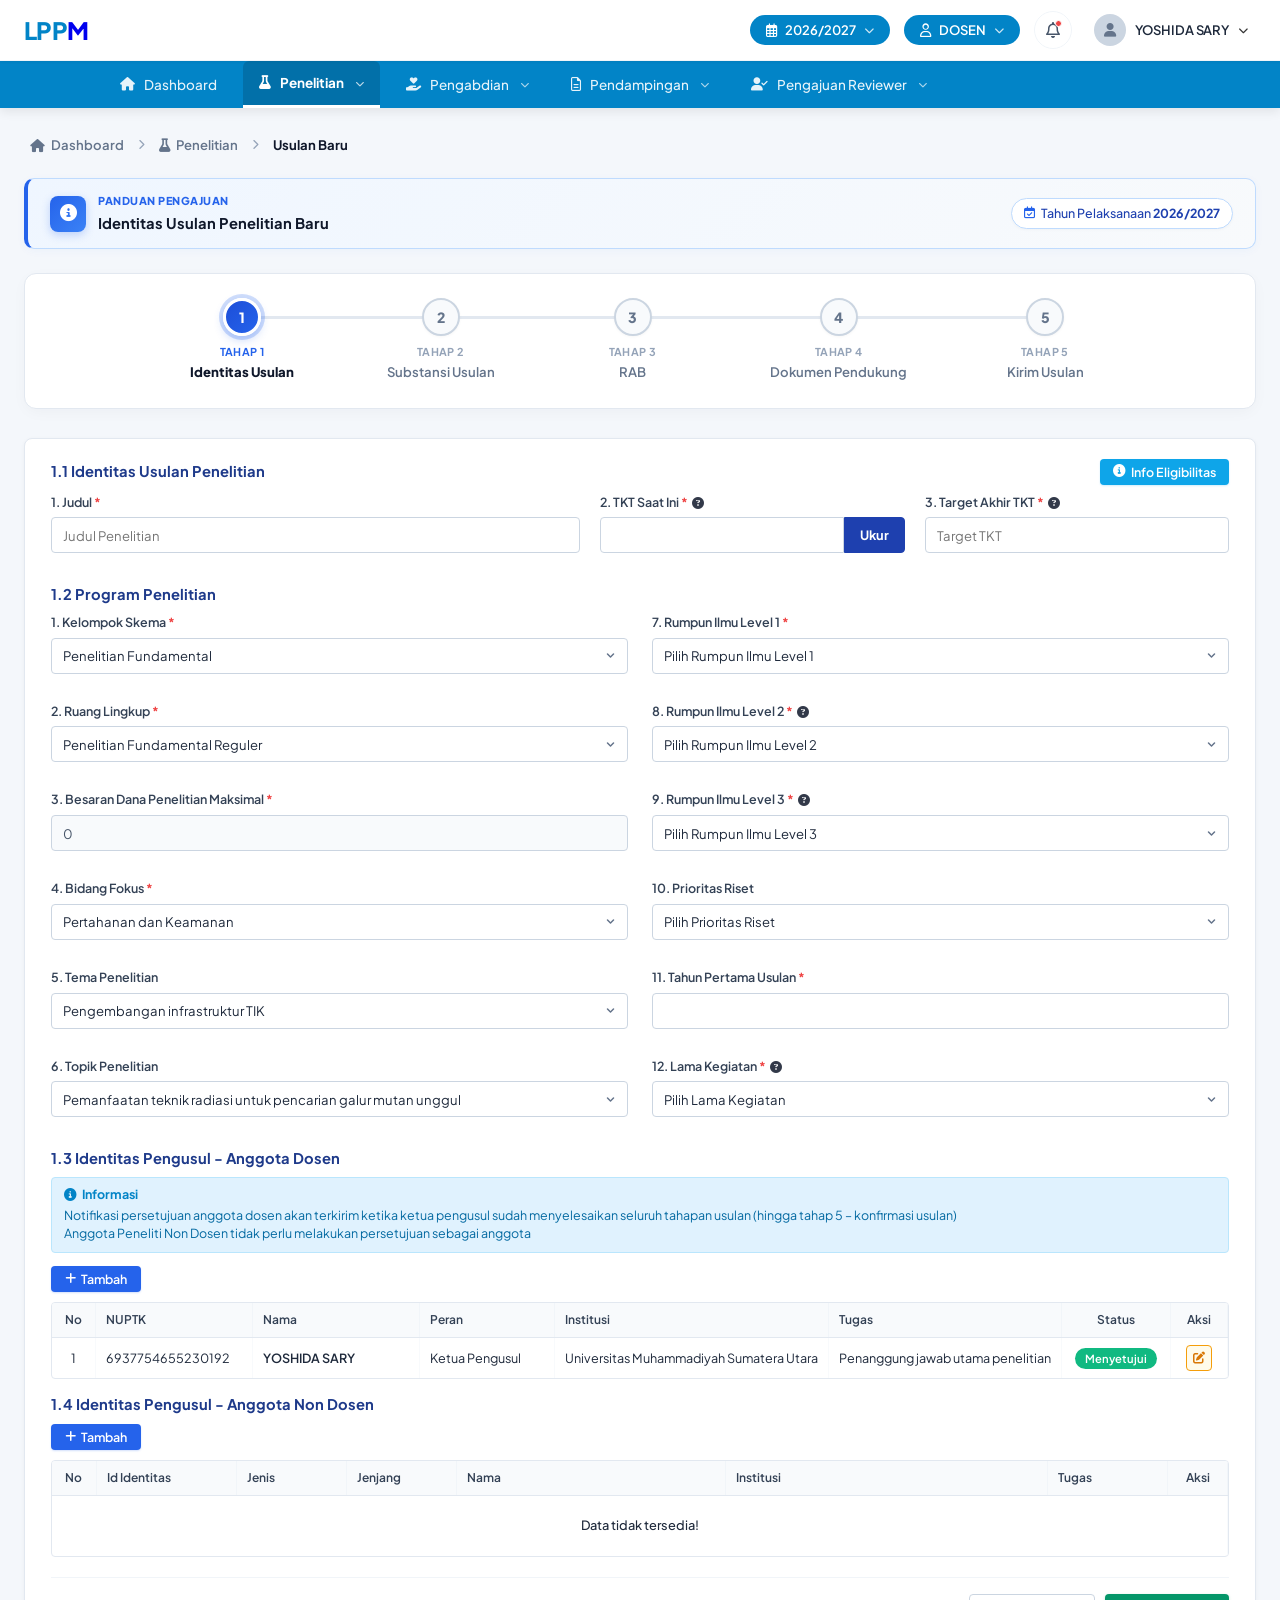
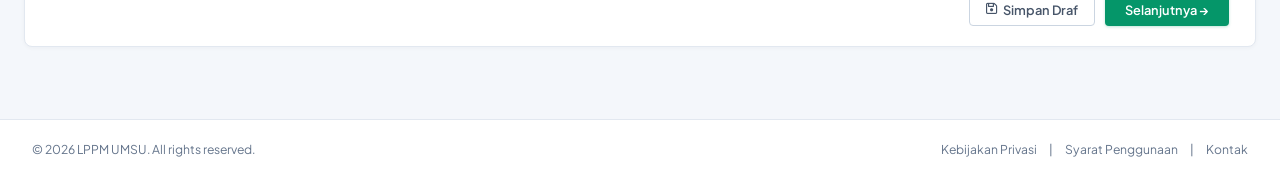
<file: usulan-baru.html>
<!DOCTYPE html>
<html lang="id">
<head>
  <meta charset="UTF-8">
  <meta name="viewport" content="width=device-width, initial-scale=1.0">
  <title>Pengajuan Usulan Baru - LPPM UMSU &amp; RisetMu</title>
  <meta name="description" content="Wizard Pengajuan Proposal RisetMu LPPM UMSU">
  <!-- Google Fonts: Plus Jakarta Sans & Inter -->
  <link rel="preconnect" href="https://fonts.googleapis.com">
  <link rel="preconnect" href="https://fonts.gstatic.com" crossorigin>
  <link href="https://fonts.googleapis.com/css2?family=Plus+Jakarta+Sans:wght@400;500;600;700;800&family=Inter:wght@400;500;600;700&display=swap" rel="stylesheet">
  <!-- Font Awesome 6 Icons -->
  <link rel="stylesheet" href="https://cdnjs.cloudflare.com/ajax/libs/font-awesome/6.5.1/css/all.min.css">
  <!-- Stylesheets -->
  <link rel="stylesheet" href="css/style.css?v=14">
  <link rel="stylesheet" href="css/usulan-baru.css?v=8">
  <link rel="icon" href="data:image/svg+xml,<svg xmlns=%22http://www.w3.org/2000/svg%22 viewBox=%220 0 100 100%22><text y=%22.9em%22 font-size=%2290%22>🎓</text></svg>">
</head>
<body>

  <!-- TOP HEADER / NAVBAR (EXACT MATCH IMAGE 1) -->
  <header class="top-header">
    <div class="header-container">
      <!-- Logo LPPM -->
      <a href="index.html" class="brand-logo" id="brand-logo" title="LPPM Home">
        <div class="brand-name">
          <span class="logo-riset">L<span class="logo-bulb-i">P</span>P</span><span class="logo-mu">M</span>
        </div>
      </a>

      <!-- Right Action Items -->
      <div class="header-actions">
        <!-- Academic Year Dropdown -->
        <div class="dropdown-wrapper">
          <button class="pill-btn nav-dropdown-btn" id="yearDropdownBtn" aria-expanded="false" title="Pilih Periode">
            <i class="fa-regular fa-calendar-days"></i>
            <span id="selectedYear">2026/2027</span>
            <i class="fa-solid fa-chevron-down arrow-icon"></i>
          </button>
          <div class="dropdown-menu" id="yearDropdownMenu">
            <div class="dropdown-item active" data-year="2026/2027"><i class="fa-solid fa-check"></i> 2026/2027 (Aktif)</div>
            <div class="dropdown-item" data-year="2025/2026">2025/2026</div>
            <div class="dropdown-item" data-year="2024/2025">2024/2025</div>
            <div class="dropdown-item" data-year="2023/2024">2023/2024</div>
          </div>
        </div>

        <!-- Role Dropdown -->
        <div class="dropdown-wrapper">
          <button class="pill-btn nav-dropdown-btn" id="roleDropdownBtn" aria-expanded="false" title="Ganti Peran">
            <i class="fa-regular fa-user"></i>
            <span id="selectedRole">DOSEN</span>
            <i class="fa-solid fa-chevron-down arrow-icon"></i>
          </button>
          <div class="dropdown-menu" id="roleDropdownMenu">
            <div class="dropdown-item active" data-role="DOSEN"><i class="fa-solid fa-check"></i> DOSEN</div>
            <div class="dropdown-item" data-role="REVIEWER">REVIEWER</div>
            <div class="dropdown-item" data-role="PENGUSUL">PENGUSUL</div>
            <div class="dropdown-item" data-role="ADMIN LPPM">ADMIN LPPM</div>
          </div>
        </div>

        <!-- Notification Bell -->
        <div class="dropdown-wrapper">
          <button class="icon-btn notif-btn" id="notifBtn" title="Notifikasi">
            <i class="fa-regular fa-bell"></i>
            <span class="notif-badge-dot"></span>
          </button>
          <div class="dropdown-menu notif-menu" id="notifMenu">
            <div class="notif-header">
              <span>Pemberitahuan</span>
              <span class="notif-tag">2 Baru</span>
            </div>
            <div class="notif-list">
              <div class="notif-item unread">
                <div class="notif-icon bg-blue"><i class="fa-solid fa-bullhorn"></i></div>
                <div class="notif-text">
                  <strong>Pengumuman Pendanaan 2026</strong>
                  <p>Administrasi pendanaan proposal penelitian dan PKM telah resmi diumumkan.</p>
                  <small>Hari ini, 08:30 WIB</small>
                </div>
              </div>
              <div class="notif-item unread">
                <div class="notif-icon bg-green"><i class="fa-solid fa-circle-check"></i></div>
                <div class="notif-text">
                  <strong>Proposal Diterima</strong>
                  <p>Pengabdian Kemitraan Masyarakat Ranting Aisyiyah telah disetujui.</p>
                  <small>Kemarin, 14:15 WIB</small>
                </div>
              </div>
            </div>
          </div>
        </div>

        <!-- User Profile Pill -->
        <div class="dropdown-wrapper">
          <button class="user-profile-btn" id="userProfileBtn" aria-expanded="false">
            <div class="user-avatar-circle">
              <i class="fa-solid fa-user"></i>
            </div>
            <span class="user-name">YOSHIDA SARY</span>
            <i class="fa-solid fa-chevron-down arrow-icon"></i>
          </button>
          <div class="dropdown-menu user-menu" id="userMenu">
            <div class="user-menu-header">
              <strong>Yoshida Sary, M.Kom.</strong>
              <small>NIDN: 0123456789</small>
            </div>
            <div class="dropdown-divider"></div>
            <a href="index.html#profil" class="dropdown-item"><i class="fa-regular fa-id-card"></i> Profil Lengkap</a>
            <a href="#" class="dropdown-item" onclick="showToast('Fitur Pengaturan Akun')"><i class="fa-solid fa-sliders"></i> Pengaturan Akun</a>
            <a href="#" class="dropdown-item" onclick="showToast('Fitur Ganti Sandi')"><i class="fa-solid fa-key"></i> Ganti Password</a>
            <div class="dropdown-divider"></div>
            <a href="#" class="dropdown-item text-danger" onclick="showToast('Sesi tetap aktif')"><i class="fa-solid fa-arrow-right-from-bracket"></i> Keluar</a>
          </div>
        </div>
      </div>
    </div>
  </header>

  <!-- SUB NAVIGATION MENU (EXACT MATCH IMAGE 1) -->
  <nav class="sub-nav">
    <div class="sub-nav-container">
      <ul class="nav-links">
        <li class="nav-item">
          <a href="index.html" class="nav-link" id="navDashboard">
            <i class="fa-solid fa-house"></i>
            <span>Dashboard</span>
          </a>
        </li>
        <li class="nav-item has-dropdown active">
          <a href="penelitian.html" class="nav-link">
            <i class="fa-solid fa-flask"></i>
            <span>Penelitian</span>
            <i class="fa-solid fa-chevron-down sub-arrow"></i>
          </a>
          <ul class="sub-dropdown">
            <li><a href="penelitian.html">Usulan Baru</a></li>
            <li><a href="#" onclick="showToast('Menu Laporan Kemajuan')">Laporan Kemajuan</a></li>
            <li><a href="#" onclick="showToast('Menu Laporan Akhir')">Laporan Akhir</a></li>
          </ul>
        </li>
        <li class="nav-item has-dropdown">
          <a href="#" class="nav-link">
            <i class="fa-solid fa-hand-holding-heart"></i>
            <span>Pengabdian</span>
            <i class="fa-solid fa-chevron-down sub-arrow"></i>
          </a>
          <ul class="sub-dropdown">
            <li><a href="#" onclick="showToast('Menu Usulan Baru Pengabdian')">Usulan Baru Pengabdian</a></li>
            <li><a href="#" onclick="showToast('Menu Riwayat Pengabdian')">Riwayat Usulan Pengabdian</a></li>
            <li><a href="#" onclick="showToast('Menu Laporan Kemajuan')">Laporan Kemajuan</a></li>
            <li><a href="#" onclick="showToast('Menu Laporan Akhir')">Laporan Akhir</a></li>
          </ul>
        </li>
        <li class="nav-item has-dropdown">
          <a href="#" class="nav-link">
            <i class="fa-regular fa-file-lines"></i>
            <span>Pendampingan</span>
            <i class="fa-solid fa-chevron-down sub-arrow"></i>
          </a>
          <ul class="sub-dropdown">
            <li><a href="#" onclick="showToast('Menu Pendampingan Artikel Ilmiah')">Pendampingan Artikel</a></li>
            <li><a href="#" onclick="showToast('Menu Pendampingan Proposal Hibah')">Pendampingan Proposal</a></li>
          </ul>
        </li>
        <li class="nav-item has-dropdown">
          <a href="#" class="nav-link">
            <i class="fa-solid fa-user-check"></i>
            <span>Pengajuan Reviewer</span>
            <i class="fa-solid fa-chevron-down sub-arrow"></i>
          </a>
          <ul class="sub-dropdown">
            <li><a href="#" onclick="showToast('Pendaftaran Reviewer Nasional')">Formulir Pengajuan Reviewer</a></li>
            <li><a href="#" onclick="showToast('Status Pengajuan Reviewer')">Status Seleksi Reviewer</a></li>
          </ul>
        </li>
      </ul>
    </div>
  </nav>


  <!-- MAIN CONTAINER -->
  <main class="app-container">

    <!-- BREADCRUMB -->
    <nav class="breadcrumb-nav" aria-label="Breadcrumb">
      <ol class="breadcrumb-list">
        <li class="breadcrumb-item">
          <a href="index.html" class="breadcrumb-link">
            <i class="fa-solid fa-house"></i>
            <span>Dashboard</span>
          </a>
        </li>
        <li class="breadcrumb-separator">
          <i class="fa-solid fa-chevron-right"></i>
        </li>
        <li class="breadcrumb-item">
          <a href="penelitian.html" class="breadcrumb-link">
            <i class="fa-solid fa-flask"></i>
            <span>Penelitian</span>
          </a>
        </li>
        <li class="breadcrumb-separator">
          <i class="fa-solid fa-chevron-right"></i>
        </li>
        <li class="breadcrumb-item active" aria-current="page">
          <span>Usulan Baru</span>
        </li>
      </ol>
    </nav>

    <!-- INFO BANNER (ALUR RISETMU) -->
    <div class="info-notification-bar">
      <div class="info-bar-left">
        <div class="info-icon-badge">
          <i class="fa-solid fa-circle-info"></i>
        </div>
        <div class="info-text-group">
          <span class="info-badge-tag">PANDUAN PENGAJUAN</span>
          <h4 class="info-title-text">Identitas Usulan Penelitian Baru</h4>
        </div>
      </div>
      <div class="info-bar-right">
        <div class="info-periode-pill">
          <i class="fa-regular fa-calendar-check"></i>
          <span>Tahun Pelaksanaan <strong>2026/2027</strong></span>
        </div>
      </div>
    </div>

    <!-- STEPPER 5 TAHAPAN RISETMU -->
    <div class="stepper-progress-container">
      <div class="stepper-track">
        <div class="step-item active" data-step="1">
          <div class="step-bubble">
            <span class="step-num">1</span>
          </div>
          <div class="step-meta">
            <span class="step-sub">Tahap 1</span>
            <span class="step-label">Identitas Usulan</span>
          </div>
        </div>
        <div class="step-item" data-step="2">
          <div class="step-bubble">
            <span class="step-num">2</span>
          </div>
          <div class="step-meta">
            <span class="step-sub">Tahap 2</span>
            <span class="step-label">Substansi Usulan</span>
          </div>
        </div>
        <div class="step-item" data-step="3">
          <div class="step-bubble">
            <span class="step-num">3</span>
          </div>
          <div class="step-meta">
            <span class="step-sub">Tahap 3</span>
            <span class="step-label">RAB</span>
          </div>
        </div>
        <div class="step-item" data-step="4">
          <div class="step-bubble">
            <span class="step-num">4</span>
          </div>
          <div class="step-meta">
            <span class="step-sub">Tahap 4</span>
            <span class="step-label">Dokumen Pendukung</span>
          </div>
        </div>
        <div class="step-item" data-step="5">
          <div class="step-bubble">
            <span class="step-num">5</span>
          </div>
          <div class="step-meta">
            <span class="step-sub">Tahap 5</span>
            <span class="step-label">Kirim Usulan</span>
          </div>
        </div>
      </div>
    </div>

    <!-- ==================== TAHAP 1: IDENTITAS USULAN ==================== -->
    <div class="portal-step-page" id="stepPage1">
      <div class="portal-form-container">
      
      <!-- 1.1 IDENTITAS USULAN PENELITIAN -->
      <div class="portal-section">
        <div class="portal-section-header-row">
          <h4 class="portal-section-title">1.1 Identitas Usulan Penelitian</h4>
          <button type="button" class="btn-info-eligibilitas" onclick="showModalEligibilitas()">
            <i class="fa-solid fa-circle-info"></i>
            <span>Info Eligibilitas</span>
          </button>
        </div>
        <div class="grid-identitas-usulan">
          
          <div class="form-group form-col-judul">
            <label class="portal-label">1. Judul <span class="required-star">*</span></label>
            <input type="text" class="portal-input" id="inputJudulPenelitian" placeholder="Judul Penelitian">
          </div>

          <div class="form-group form-col-tkt">
            <label class="portal-label">
              2. TKT Saat Ini <span class="required-star">*</span>
              <i class="fa-solid fa-circle-question tooltip-icon" title="Tingkat Kesiapterapan Teknologi saat ini"></i>
            </label>
            <div class="input-btn-group">
              <input type="text" class="portal-input" id="inputTktSaatIni" placeholder="">
              <button type="button" class="btn-ukur-tkt" onclick="showModalUkurTkt()">Ukur</button>
            </div>
          </div>

          <div class="form-group form-col-target-tkt">
            <label class="portal-label">
              3. Target Akhir TKT <span class="required-star">*</span>
              <i class="fa-solid fa-circle-question tooltip-icon" title="Target Tingkat Kesiapterapan Teknologi akhir"></i>
            </label>
            <input type="text" class="portal-input" id="inputTargetTkt" placeholder="Target TKT">
          </div>

        </div>
      </div>


      <!-- 1.2 PROGRAM PENELITIAN -->
      <div class="portal-section">
        <h4 class="portal-section-title">1.2 Program Penelitian</h4>
        <div class="portal-grid-2col">
          
          <!-- Kolom Kiri: 1 s/d 6 -->
          <div class="portal-col">
            
            <div class="form-group">
              <label class="portal-label">1. Kelompok Skema <span class="required-star">*</span></label>
              <select class="portal-select" id="selectKelompokSkema">
                <option value="">Pilih Kelompok Skema</option>
                <option value="Penelitian Fundamental" selected>Penelitian Fundamental</option>
                <option value="Penelitian Terapan">Penelitian Terapan</option>
                <option value="Penelitian Pengembangan">Penelitian Pengembangan</option>
                <option value="Penelitian Dosen Pemula (PDP)">Penelitian Dosen Pemula (PDP)</option>
              </select>
            </div>

            <div class="form-group">
              <label class="portal-label">2. Ruang Lingkup <span class="required-star">*</span></label>
              <select class="portal-select" id="selectRuangLingkup">
                <option value="">Pilih Ruang Lingkup</option>
                <option value="Penelitian Fundamental Reguler" selected>Penelitian Fundamental Reguler</option>
                <option value="Penelitian Kerjasama Antar Perguruan Tinggi">Penelitian Kerjasama Antar Perguruan Tinggi</option>
                <option value="Penelitian Pascasarjana Magister">Penelitian Pascasarjana Magister</option>
              </select>
            </div>

            <div class="form-group">
              <label class="portal-label">3. Besaran Dana Penelitian Maksimal <span class="required-star">*</span></label>
              <input type="text" class="portal-input readonly-input" id="inputBesaranDana" value="0" readonly>
            </div>

            <div class="form-group">
              <label class="portal-label">4. Bidang Fokus <span class="required-star">*</span></label>
              <select class="portal-select" id="selectBidangFokus">
                <option value="Pertahanan dan Keamanan">Pertahanan dan Keamanan</option>
                <option value="Produk rekayasa keteknikan">Produk rekayasa keteknikan</option>
                <option value="Kemaritiman">Kemaritiman</option>
                <option value="Transportasi">Transportasi</option>
                <option value="Energi">Energi</option>
                <option value="Kesehatan">Kesehatan</option>
                <option value="Sosial Humaniora">Sosial Humaniora</option>
                <option value="Pangan">Pangan</option>
              </select>
            </div>

            <div class="form-group">
              <label class="portal-label">5. Tema Penelitian</label>
              <select class="portal-select" id="selectTemaPenelitian">
                <option value="Pengembangan infrastruktur TIK">Pengembangan infrastruktur TIK</option>
                <option value="Pengembangan sistem/platform berbasis Open Source">Pengembangan sistem/platform berbasis Open Source</option>
                <option value="Teknologi untuk Peningkatan Konten TIK">Teknologi untuk Peningkatan Konten TIK</option>
                <option value="Teknologi piranti TIK dan pendukung TIK">Teknologi piranti tik dan pendukung TIK</option>
                <option value="Pengembangan sistem berbasis kecerdasan buatan">Pengembangan sistem berbasis kecerdasan buatan</option>
                <option value="Teknologi dan manajemen bencana hidrometeorologi">Teknologi dan manajemen bencana hidrometeorologi</option>
                <option value="Teknologidan manajemen bencana kebakaran lahan dan hutan">Teknologidan manajemen bencana kebakaran lahan dan hutan</option>
              </select>
            </div>

            <div class="form-group">
              <label class="portal-label">6. Topik Penelitian</label>
              <select class="portal-select" id="selectTopikPenelitian">
                <option value="Pemanfaatan teknik radiasi untuk pencarian galur mutan unggul">Pemanfaatan teknik radiasi untuk pencarian galur mutan unggul</option>
                <option value="Pemuliaan tanaman dengan teknologi berbasis bioteknologi">Pemuliaan tanaman dengan teknologi berbasis bioteknologi</option>
                <option value="Pemuliaan tanaman teknik konvensional">Pemuliaan tanaman teknik konvensional</option>
                <option value="Pertanian lahan sub-optimal lahan basah">Pertanian lahan sub-optimal lahan basah</option>
                <option value="Potensi tumbuhan dataran rendah kering sebagai sumber pangan">Potensi tumbuhan dataran rendah kering sebagai sumber pangan</option>
                <option value="Optimasi sistem pertanian tropis">Optimasi sistem pertanian tropis</option>
                <option value="Penguatan agroindustri berbahan baku sumber daya lokal">Penguatan agroindustri berbahan baku sumber daya lokal</option>
                <option value="Teknologi iradiasi pengawetan hasil pertanian">Teknologi iradiasi pengawetan hasil pertanian</option>
              </select>
            </div>

          </div>

          <!-- Kolom Kanan: 7 s/d 12 -->
          <div class="portal-col">
            
            <div class="form-group">
              <label class="portal-label">7. Rumpun Ilmu Level 1 <span class="required-star">*</span></label>
              <select class="portal-select" id="selectRumpun1">
                <option value="">Pilih Rumpun Ilmu Level 1</option>
                <option value="ILMU BAHASA">ILMU BAHASA</option>
                <option value="ILMU EKONOMI">ILMU EKONOMI</option>
                <option value="ILMU SOSIAL HUMANIORA">ILMU SOSIAL HUMANIORA</option>
                <option value="MATEMATIKA DAN ILMU PENGETAHUAN ALAM (MIPA)">MATEMATIKA DAN ILMU PENGETAHUAN ALAM (MIPA)</option>
                <option value="ILMU TANAMAN">ILMU TANAMAN</option>
                <option value="ILMU HEWANI">ILMU HEWANI</option>
                <option value="ILMU KEDOKTERAN">ILMU KEDOKTERAN</option>
                <option value="ILMU TEKNIK">ILMU TEKNIK</option>
              </select>
            </div>

            <div class="form-group">
              <label class="portal-label">
                8. Rumpun Ilmu Level 2 <span class="required-star">*</span>
                <i class="fa-solid fa-circle-question tooltip-icon" title="Rumpun Ilmu Level 2 sesuai kepakaran"></i>
              </label>
              <select class="portal-select" id="selectRumpun2">
                <option value="">Pilih Rumpun Ilmu Level 2</option>
                <option value="TEKNIK ELEKTRO DAN INFORMATIKA">TEKNIK ELEKTRO DAN INFORMATIKA</option>
                <option value="TEKNIK SIPIL DAN PERENCANAAN">TEKNIK SIPIL DAN PERENCANAAN</option>
                <option value="TEKNIK MESIN DAN INDUSTRI">TEKNIK MESIN DAN INDUSTRI</option>
              </select>
            </div>

            <div class="form-group">
              <label class="portal-label">
                9. Rumpun Ilmu Level 3 <span class="required-star">*</span>
                <i class="fa-solid fa-circle-question tooltip-icon" title="Rumpun Ilmu Level 3 spesifik"></i>
              </label>
              <select class="portal-select" id="selectRumpun3">
                <option value="">Pilih Rumpun Ilmu Level 3</option>
                <option value="Sistem Informasi">Sistem Informasi</option>
                <option value="Teknik Informatika">Teknik Informatika</option>
                <option value="Ilmu Komputer">Ilmu Komputer</option>
              </select>
            </div>

            <div class="form-group">
              <label class="portal-label">10. Prioritas Riset</label>
              <select class="portal-select" id="selectPrioritasRiset">
                <option value="">Pilih Prioritas Riset</option>
                <option value="Swasembada pangan">Swasembada pangan</option>
                <option value="Swasembada energi">Swasembada energi</option>
                <option value="Swasembada air">Swasembada air</option>
                <option value="Ekonomi kreatif">Ekonomi kreatif</option>
                <option value="Ekonomi hijau">Ekonomi hijau</option>
                <option value="Ekonomi biru">Ekonomi biru</option>
                <option value="Kesehatan">Kesehatan</option>
                <option value="Hilirisasi dan industrialisasi">Hilirisasi dan industrialisasi</option>
              </select>
            </div>

            <div class="form-group">
              <label class="portal-label">11. Tahun Pertama Usulan <span class="required-star">*</span></label>
              <input type="text" class="portal-input" id="inputTahunPertamaUsulan" placeholder="">
            </div>

            <div class="form-group">
              <label class="portal-label">
                12. Lama Kegiatan <span class="required-star">*</span>
                <i class="fa-solid fa-circle-question tooltip-icon" title="Lama pelaksanaan usulan penelitian (tahun)"></i>
              </label>
              <select class="portal-select" id="selectLamaKegiatan">
                <option value="">Pilih Lama Kegiatan</option>
                <option value="1 Tahun">1 Tahun</option>
                <option value="2 Tahun">2 Tahun</option>
                <option value="3 Tahun">3 Tahun</option>
              </select>
            </div>

          </div>

        </div>
      </div>

      <!-- 1.3 IDENTITAS PENGUSUL - ANGGOTA DOSEN -->
      <div class="portal-section">
        <h4 class="portal-section-title">1.3 Identitas Pengusul - Anggota Dosen</h4>
        
        <div class="portal-info-box">
          <div class="info-box-header">
            <i class="fa-solid fa-circle-info"></i>
            <span>Informasi</span>
          </div>
          <p>Notifikasi persetujuan anggota dosen akan terkirim ketika ketua pengusul sudah menyelesaikan seluruh tahapan usulan (hingga tahap 5 – konfirmasi usulan)</p>
          <p>Anggota Peneliti Non Dosen tidak perlu melakukan persetujuan sebagai anggota</p>
        </div>

        <div class="portal-btn-row">
          <button type="button" class="btn-portal-add" onclick="showModalTambahDosen()">
            <i class="fa-solid fa-plus"></i>
            <span>Tambah</span>
          </button>
        </div>

        <div class="portal-table-wrapper">
          <table class="portal-table" id="tabelAnggotaDosen">
            <thead>
              <tr>
                <th style="width: 45px; text-align: center;">No</th>
                <th style="width: 160px;">NUPTK</th>
                <th style="width: 180px;">Nama</th>
                <th style="width: 140px;">Peran</th>
                <th>Institusi</th>
                <th style="width: 120px;">Tugas</th>
                <th style="text-align: center; width: 110px;">Status</th>
                <th style="text-align: center; width: 60px;">Aksi</th>
              </tr>
            </thead>
            <tbody>
              <tr>
                <td style="text-align: center;">1</td>
                <td>6937754655230192</td>
                <td style="font-weight: 600;">YOSHIDA SARY</td>
                <td>Ketua Pengusul</td>
                <td>Universitas Muhammadiyah Sumatera Utara</td>
                <td>Penanggung jawab utama penelitian</td>
                <td style="text-align: center;">
                  <span class="badge-portal-status status-menyetujui">Menyetujui</span>
                </td>
                <td style="text-align: center;">
                  <button type="button" class="btn-portal-edit" title="Edit Tugas" onclick="showModalEditTugasKetua()">
                    <i class="fa-solid fa-pen-to-square"></i>
                  </button>
                </td>
              </tr>
            </tbody>
          </table>
        </div>
      </div>

      <!-- 1.4 IDENTITAS PENGUSUL - ANGGOTA NON DOSEN -->
      <div class="portal-section">
        <h4 class="portal-section-title">1.4 Identitas Pengusul - Anggota Non Dosen</h4>
        
        <div class="portal-btn-row">
          <button type="button" class="btn-portal-add" onclick="showModalTambahNonDosen()">
            <i class="fa-solid fa-plus"></i>
            <span>Tambah</span>
          </button>
        </div>

        <div class="portal-table-wrapper">
          <table class="portal-table" id="tabelAnggotaNonDosen">
            <thead>
              <tr>
                <th style="width: 45px; text-align: center;">No</th>
                <th style="width: 140px;">Id Identitas</th>
                <th style="width: 110px;">Jenis</th>
                <th style="width: 110px;">Jenjang</th>
                <th>Nama</th>
                <th>Institusi</th>
                <th style="width: 120px;">Tugas</th>
                <th style="text-align: center; width: 60px;">Aksi</th>
              </tr>
            </thead>
            <tbody>
              <tr>
                <td colspan="8" class="portal-table-empty">
                  Data tidak tersedia!
                </td>
              </tr>
            </tbody>
          </table>
        </div>
      </div>

      <!-- Tombol Aksi Bawah: Simpan Draf & Selanjutnya -->
      <div class="portal-footer-actions">
        <button type="button" class="btn-portal-save" onclick="simpanDrafPortal()">
          <i class="fa-regular fa-floppy-disk"></i>
          <span>Simpan Draf</span>
        </button>
        <button type="button" class="btn-portal-next" onclick="lanjutTahap2()">
          <span>Selanjutnya &rarr;</span>
        </button>
      </div>

    </div>
  </div>

  </main>

  <!-- FOOTER -->
  <footer class="site-footer">
    <div>&copy; 2026 LPPM UMSU. All rights reserved.</div>
    <div class="footer-links">
      <a href="javascript:void(0)">Kebijakan Privasi</a>
      <span>|</span>
      <a href="javascript:void(0)">Syarat Penggunaan</a>
      <span>|</span>
      <a href="javascript:void(0)">Kontak</a>
    </div>
  </footer>

  <script src="js/app.js"></script>
  <script src="js/usulan-baru.js?v=10"></script>
</body>
</html>
</file>
<file: css/style.css>
/* ==========================================================================
   RisetMu Dashboard - Official Design System
   ========================================================================== */

:root {
  --font-main: 'Plus Jakarta Sans', 'Inter', -apple-system, BlinkMacSystemFont, sans-serif;

  /* Primary Theme Palette */
  --primary-navy: #0284c7;
  --primary-navy-dark: #0369a1;
  --primary-navy-light: #38bdf8;
  --accent-blue: #0284c7;
  --accent-cyan: #0ea5e9;

  /* Stat Card Colors */
  --card-coral: #ff3b68;
  --card-coral-end: #ff5c82;
  --card-cyan: #0099bb;
  --card-cyan-end: #00b8dc;
  --card-gold: #f59e0b;
  --card-gold-end: #fbbf24;
  --card-green: #059669;
  --card-green-end: #10b981;

  /* Chart Colors */
  --chart-purple: #7c3aed;
  --chart-pink: #d946ef;

  /* Neutral Palette */
  --bg-page: #f1f3f7;
  --bg-white: #ffffff;
  --border-light: #e2e8f0;
  --border-subtle: #f1f5f9;
  --text-main: #1e293b;
  --text-muted: #64748b;
  --text-light: #94a3b8;
  --text-blue: #1d4ed8;

  /* Elevation Shadows */
  --shadow-sm: 0 1px 3px rgba(0, 0, 0, 0.05);
  --shadow-md: 0 4px 12px rgba(0, 0, 0, 0.04);
  --shadow-lg: 0 10px 25px rgba(0, 0, 0, 0.06);
  --shadow-card: 0 6px 18px rgba(30, 41, 95, 0.06);

  /* Transitions */
  --transition-fast: 0.15s ease;
  --transition-normal: 0.25s ease;
}

/* CSS Reset & Defaults */
*,
*::before,
*::after {
  box-sizing: border-box;
  margin: 0;
  padding: 0;
}

body {
  font-family: var(--font-main);
  background-color: var(--bg-page);
  color: var(--text-main);
  line-height: 1.5;
  min-height: 100vh;
  display: flex;
  flex-direction: column;
  -webkit-font-smoothing: antialiased;
}

/* --------------------------------------------------------------------------
   TOP HEADER
   -------------------------------------------------------------------------- */
.top-header {
  background-color: var(--bg-white);
  border-bottom: 1px solid var(--border-light);
  position: sticky;
  top: 0;
  z-index: 1100;
  box-shadow: var(--shadow-sm);
}

.header-container {
  max-width: 1400px;
  margin: 0 auto;
  padding: 10px 24px;
  display: flex;
  align-items: center;
  justify-content: space-between;
}

/* Brand Logo */
.brand-logo {
  display: flex;
  align-items: center;
  gap: 8px;
  text-decoration: none;
  cursor: pointer;
}

.brand-name {
  font-size: 24px;
  font-weight: 800;
  letter-spacing: -0.03em;
  line-height: 1;
}

.logo-riset {
  color: #0284c7;
  position: relative;
}

.logo-bulb-i {
  color: #0284c7;
  position: relative;
}

/* Header Actions */
.header-actions {
  display: flex;
  align-items: center;
  gap: 14px;
}

.dropdown-wrapper {
  position: relative;
}

.pill-btn {
  background-color: var(--primary-navy);
  color: #ffffff;
  border: none;
  border-radius: 20px;
  padding: 7px 16px;
  font-size: 13px;
  font-weight: 600;
  font-family: var(--font-main);
  display: inline-flex;
  align-items: center;
  gap: 8px;
  cursor: pointer;
  transition: background-color var(--transition-fast), transform var(--transition-fast);
}

.pill-btn:hover {
  background-color: var(--primary-navy-light);
}

.arrow-icon {
  font-size: 10px;
  opacity: 0.8;
  transition: transform var(--transition-fast);
}

.pill-btn[aria-expanded="true"] .arrow-icon,
.user-profile-btn[aria-expanded="true"] .arrow-icon {
  transform: rotate(180deg);
}

/* Notification Button */
.icon-btn.notif-btn {
  width: 38px;
  height: 38px;
  border-radius: 50%;
  background: transparent;
  border: 1px solid var(--border-light);
  color: #475569;
  font-size: 16px;
  display: flex;
  align-items: center;
  justify-content: center;
  position: relative;
  cursor: pointer;
  transition: all var(--transition-fast);
}

.icon-btn.notif-btn:hover {
  background: #f8fafc;
  color: var(--primary-navy);
  border-color: #cbd5e1;
}

.notif-badge-dot {
  position: absolute;
  top: 8px;
  right: 9px;
  width: 7px;
  height: 7px;
  border-radius: 50%;
  background-color: #ef4444;
  border: 1.5px solid #ffffff;
}

/* User Profile Header Button */
.user-profile-btn {
  background: transparent;
  border: none;
  display: flex;
  align-items: center;
  gap: 9px;
  cursor: pointer;
  padding: 4px 8px;
  border-radius: 20px;
  transition: background var(--transition-fast);
  font-family: var(--font-main);
}

.user-profile-btn:hover {
  background: #f1f5f9;
}

.user-avatar-circle {
  width: 32px;
  height: 32px;
  border-radius: 50%;
  background-color: #cbd5e1;
  color: #64748b;
  display: flex;
  align-items: center;
  justify-content: center;
  font-size: 14px;
}

.user-name {
  font-size: 13px;
  font-weight: 600;
  color: var(--text-main);
  letter-spacing: -0.01em;
}

/* Generic Dropdown Menu Styling */
.dropdown-menu {
  position: absolute;
  top: calc(100% + 8px);
  right: 0;
  background: #ffffff;
  border: 1px solid var(--border-light);
  border-radius: 12px;
  box-shadow: var(--shadow-lg);
  min-width: 180px;
  padding: 6px;
  display: none;
  z-index: 1000;
  animation: fadeInDown 0.18s ease-out;
}

.dropdown-menu.show {
  display: block;
}

@keyframes fadeInDown {
  from {
    opacity: 0;
    transform: translateY(-8px);
  }

  to {
    opacity: 1;
    transform: translateY(0);
  }
}

.dropdown-item {
  padding: 8px 14px;
  font-size: 13px;
  color: #334155;
  border-radius: 8px;
  display: flex;
  align-items: center;
  gap: 10px;
  cursor: pointer;
  text-decoration: none;
  transition: background var(--transition-fast), color var(--transition-fast);
}

.dropdown-item:hover {
  background: #f1f5f9;
  color: var(--primary-navy);
}

.dropdown-item.active {
  background: #eff6ff;
  color: var(--accent-blue);
  font-weight: 600;
}

.dropdown-divider {
  height: 1px;
  background-color: var(--border-light);
  margin: 4px 0;
}

.text-danger {
  color: #dc2626 !important;
}

.text-danger:hover {
  background: #fef2f2 !important;
}

/* Notification Menu specific */
.notif-menu {
  width: 320px;
  padding: 0;
  overflow: hidden;
}

.notif-header {
  padding: 12px 16px;
  background: #f8fafc;
  border-bottom: 1px solid var(--border-light);
  display: flex;
  justify-content: space-between;
  align-items: center;
  font-size: 13px;
  font-weight: 700;
  color: var(--text-main);
}

.notif-tag {
  background: #fee2e2;
  color: #dc2626;
  font-size: 11px;
  font-weight: 600;
  padding: 2px 8px;
  border-radius: 12px;
}

.notif-list {
  max-height: 280px;
  overflow-y: auto;
}

.notif-item {
  display: flex;
  gap: 12px;
  padding: 12px 16px;
  border-bottom: 1px solid #f1f5f9;
  cursor: pointer;
  transition: background var(--transition-fast);
}

.notif-item:hover {
  background: #f8fafc;
}

.notif-item.unread {
  background: #f0f7ff;
}

.notif-icon {
  width: 32px;
  height: 32px;
  border-radius: 50%;
  display: flex;
  align-items: center;
  justify-content: center;
  font-size: 14px;
  flex-shrink: 0;
}

.bg-blue {
  background: #dbeafe;
  color: #2563eb;
}

.bg-green {
  background: #dcfce7;
  color: #16a34a;
}

.notif-text strong {
  display: block;
  font-size: 12.5px;
  color: #1e293b;
  margin-bottom: 2px;
}

.notif-text p {
  font-size: 12px;
  color: #64748b;
  margin-bottom: 4px;
  line-height: 1.35;
}

.notif-text small {
  font-size: 11px;
  color: #94a3b8;
}

.user-menu-header {
  padding: 10px 14px 8px;
}

.user-menu-header strong {
  display: block;
  font-size: 13px;
  color: #0f172a;
}

.user-menu-header small {
  font-size: 11.5px;
  color: #64748b;
}

/* --------------------------------------------------------------------------
   SUB NAVIGATION
   -------------------------------------------------------------------------- */
.sub-nav {
  background-color: var(--primary-navy);
  color: #ffffff;
  box-shadow: 0 4px 10px rgba(0, 0, 0, 0.08);
  position: relative;
  z-index: 1000;
  /* Pastikan selalu berada di atas hero-card dan elemen konten */
}

.sub-nav-container {
  max-width: 1400px;
  margin: 0 auto;
  padding: 0 24px;
  position: relative;
}

.nav-item {
  position: relative;
}

.nav-links {
  list-style: none;
  display: flex;
  align-items: center;
  gap: 10px;
  margin-left: 80px;
  overflow: visible;
}

.nav-link {
  display: flex;
  align-items: center;
  gap: 9px;
  padding: 12px 16px;
  color: rgba(255, 255, 255, 0.9);
  text-decoration: none;
  font-size: 13.5px;
  font-weight: 500;
  white-space: nowrap;
  border-radius: 6px 6px 0 0;
  transition: all var(--transition-fast);
}

.nav-link:hover {
  color: #ffffff;
  background-color: rgba(255, 255, 255, 0.08);
}

.nav-item.active .nav-link {
  color: #ffffff;
  font-weight: 700;
  background-color: rgba(0, 0, 0, 0.15);
  border-bottom: 3px solid #ffffff;
}

.sub-arrow {
  font-size: 9px;
  opacity: 0.75;
  margin-left: 2px;
  transition: transform 0.2s ease;
}

.nav-item.has-dropdown:hover .sub-arrow,
.nav-item.has-dropdown.show .sub-arrow {
  transform: rotate(180deg);
}

/* Sub-nav Dropdowns */
.sub-dropdown {
  position: absolute;
  top: 100%;
  left: 0;
  background: #ffffff;
  border-radius: 10px;
  box-shadow: 0 14px 30px rgba(0, 0, 0, 0.22), 0 4px 10px rgba(0, 0, 0, 0.08);
  border: 1px solid #e2e8f0;
  min-width: 220px;
  list-style: none;
  padding: 8px 0;
  display: none;
  z-index: 9999;
}

.sub-dropdown li a {
  display: block;
  padding: 10px 18px;
  font-size: 13px;
  color: #334155;
  text-decoration: none;
  font-weight: 500;
  transition: background var(--transition-fast), color var(--transition-fast);
}

.sub-dropdown li a:hover {
  background: #f1f5f9;
  color: var(--primary-navy);
}

.nav-item.has-dropdown:hover .sub-dropdown,
.nav-item.has-dropdown.show .sub-dropdown {
  display: block;
  animation: fadeInDown 0.18s ease-out;
}

/* --------------------------------------------------------------------------
   MAIN DASHBOARD LAYOUT
   -------------------------------------------------------------------------- */
.main-wrapper {
  max-width: 1400px;
  width: 100%;
  margin: 22px auto;
  padding: 0 24px;
  flex: 1;
}

.dashboard-grid {
  display: grid;
  grid-template-columns: minmax(0, 1fr) 380px;
  gap: 22px;
  align-items: start;
}

/* --------------------------------------------------------------------------
   LEFT COLUMN - HERO BANNER
   -------------------------------------------------------------------------- */
.left-column {
  display: flex;
  flex-direction: column;
  gap: 22px;
}

.hero-card {
  background: linear-gradient(90deg, rgba(2, 132, 199, 0.94) 0%, rgba(3, 105, 161, 0.85) 45%, rgba(2, 132, 199, 0.65) 100%),
    url('../assets/hero_bg.webp') center right / cover no-repeat;
  border-radius: 16px;
  padding: 30px 36px;
  display: flex;
  align-items: center;
  justify-content: space-between;
  position: relative;
  overflow: hidden;
  box-shadow: var(--shadow-card);
  min-height: 285px;
}

/* Decorative Glow Rings */
.banner-glow-circle {
  position: absolute;
  border-radius: 50%;
  pointer-events: none;
}

.circle-1 {
  width: 320px;
  height: 320px;
  right: -40px;
  top: -60px;
  background: radial-gradient(circle, rgba(56, 189, 248, 0.15) 0%, transparent 70%);
}

.circle-2 {
  width: 260px;
  height: 260px;
  left: 20%;
  bottom: -90px;
  background: radial-gradient(circle, rgba(124, 58, 237, 0.12) 0%, transparent 70%);
}

.hero-content {
  max-width: 540px;
  position: relative;
  z-index: 2;
}

.date-badge {
  display: inline-flex;
  align-items: center;
  gap: 8px;
  background: rgba(255, 255, 255, 0.18);
  backdrop-filter: blur(8px);
  -webkit-backdrop-filter: blur(8px);
  border: 1px solid rgba(255, 255, 255, 0.22);
  color: #ffffff;
  padding: 6px 14px;
  border-radius: 8px;
  font-size: 13px;
  font-weight: 600;
  margin-bottom: 16px;
}

.hero-title {
  font-size: 27px;
  font-weight: 800;
  color: #ffffff;
  line-height: 1.25;
  margin-bottom: 6px;
  letter-spacing: -0.02em;
}

.hero-subtitle {
  font-size: 21px;
  font-weight: 700;
  color: #ffffff;
  margin-bottom: 14px;
  letter-spacing: -0.01em;
}

.hero-period-box {
  color: rgba(255, 255, 255, 0.92);
  font-size: 13px;
  line-height: 1.55;
  max-width: 510px;
}

.period-highlight {
  color: #ffffff;
  font-weight: 700;
}

/* Hero Avatar Area & Sparkles */
.hero-avatar-area {
  position: absolute;
  right: 35px;
  bottom: 0;
  width: 250px;
  height: 275px;
  display: flex;
  align-items: flex-end;
  justify-content: flex-end;
  z-index: 2;
  pointer-events: none;
}

.avatar-image-wrapper {
  width: 100%;
  height: 100%;
  position: relative;
  display: flex;
  align-items: flex-end;
  justify-content: flex-end;
}

.hero-3d-character {
  width: auto;
  height: 100%;
  max-height: 275px;
  object-fit: contain;
  object-position: bottom right;
  filter: drop-shadow(0 14px 28px rgba(0, 0, 0, 0.45)) drop-shadow(0 4px 10px rgba(0, 0, 0, 0.3));
  transition: transform 0.4s cubic-bezier(0.34, 1.56, 0.64, 1);
  user-select: none;
  display: block;
}

.hero-card:hover .hero-3d-character {
  transform: scale(1.03) translateY(-2px);
}

/* Floating Sparkle Stars */
.sparkle-star {
  position: absolute;
  color: #fbbf24;
  font-size: 20px;
  pointer-events: none;
  filter: drop-shadow(0 0 6px rgba(251, 191, 36, 0.8));
  animation: sparklePulse 3s infinite ease-in-out;
  user-select: none;
}

.star-1 {
  top: 20px;
  left: 85px;
  font-size: 22px;
  animation-delay: 0s;
}

.star-2 {
  top: 45px;
  right: 15px;
  font-size: 16px;
  animation-delay: 0.8s;
}

.star-3 {
  bottom: 40px;
  left: 75px;
  font-size: 18px;
  animation-delay: 1.5s;
}

.star-4 {
  bottom: 45px;
  right: 10px;
  font-size: 20px;
  animation-delay: 2.2s;
}

.star-5 {
  top: 46%;
  left: 55px;
  font-size: 15px;
  animation-delay: 1.1s;
}

@keyframes sparklePulse {
  0%, 100% {
    transform: scale(0.85) rotate(0deg);
    opacity: 0.7;
  }
  50% {
    transform: scale(1.25) rotate(25deg);
    opacity: 1;
  }
}

/* --------------------------------------------------------------------------
   STATS GRID (4 CARDS)
   -------------------------------------------------------------------------- */
.stats-grid {
  display: grid;
  grid-template-columns: repeat(2, 1fr);
  gap: 18px;
}

.stat-card {
  border-radius: 12px;
  padding: 20px 24px;
  color: #ffffff;
  display: flex;
  align-items: center;
  justify-content: space-between;
  cursor: pointer;
  position: relative;
  overflow: hidden;
  transition: transform var(--transition-normal), box-shadow var(--transition-normal);
}

.stat-card:hover {
  transform: translateY(-4px);
}

.stat-content {
  display: flex;
  align-items: center;
  gap: 20px;
}

.stat-number {
  font-size: 44px;
  font-weight: 800;
  line-height: 1;
  letter-spacing: -0.02em;
}

.stat-text-group {
  display: flex;
  flex-direction: column;
}

.stat-title {
  font-size: 16px;
  font-weight: 700;
  line-height: 1.3;
}

.stat-desc {
  font-size: 12px;
  opacity: 0.92;
  font-weight: 500;
}

.stat-icon-wrapper {
  position: relative;
}

.stat-icon-circle {
  width: 48px;
  height: 48px;
  border-radius: 50%;
  background: rgba(255, 255, 255, 0.22);
  display: flex;
  align-items: center;
  justify-content: center;
  font-size: 20px;
  position: relative;
  backdrop-filter: blur(4px);
  -webkit-backdrop-filter: blur(4px);
  border: 1px solid rgba(255, 255, 255, 0.25);
}

.stat-mini-badge {
  position: absolute;
  font-size: 10px;
  bottom: 12px;
  right: 12px;
}

/* Specific Card Themes */
.stat-card-coral {
  background: linear-gradient(135deg, var(--card-coral) 0%, var(--card-coral-end) 100%);
  box-shadow: 0 6px 20px rgba(255, 59, 104, 0.28);
}

.stat-card-coral:hover {
  box-shadow: 0 10px 24px rgba(255, 59, 104, 0.38);
}

.stat-card-cyan {
  background: linear-gradient(135deg, var(--card-cyan) 0%, var(--card-cyan-end) 100%);
  box-shadow: 0 6px 20px rgba(0, 153, 187, 0.28);
}

.stat-card-cyan:hover {
  box-shadow: 0 10px 24px rgba(0, 153, 187, 0.38);
}

.stat-card-gold {
  background: linear-gradient(135deg, var(--card-gold) 0%, var(--card-gold-end) 100%);
  box-shadow: 0 6px 20px rgba(245, 158, 11, 0.28);
}

.stat-card-gold:hover {
  box-shadow: 0 10px 24px rgba(245, 158, 11, 0.38);
}

.stat-card-green {
  background: linear-gradient(135deg, var(--card-green) 0%, var(--card-green-end) 100%);
  box-shadow: 0 6px 20px rgba(5, 150, 105, 0.28);
}

.stat-card-green:hover {
  box-shadow: 0 10px 24px rgba(5, 150, 105, 0.38);
}

/* --------------------------------------------------------------------------
   CHART CARD
   -------------------------------------------------------------------------- */
.chart-card {
  background-color: var(--bg-white);
  border-radius: 14px;
  padding: 24px 28px;
  box-shadow: var(--shadow-card);
}

.chart-header {
  display: flex;
  align-items: flex-start;
  justify-content: space-between;
  margin-bottom: 20px;
}

.chart-title {
  font-size: 18px;
  font-weight: 700;
  color: var(--primary-navy);
  margin-bottom: 3px;
}

.chart-subtitle {
  font-size: 12.5px;
  color: var(--text-muted);
}

.chart-legend-custom {
  display: flex;
  align-items: center;
  gap: 16px;
}

.legend-pill {
  background: transparent;
  border: none;
  font-family: var(--font-main);
  font-size: 13px;
  font-weight: 600;
  color: #475569;
  display: flex;
  align-items: center;
  gap: 7px;
  cursor: pointer;
  padding: 4px 8px;
  border-radius: 6px;
  transition: all var(--transition-fast);
}

.legend-pill:hover {
  background: #f1f5f9;
}

.legend-dot {
  width: 10px;
  height: 10px;
  border-radius: 50%;
  display: inline-block;
}

.dot-purple {
  background-color: var(--chart-purple);
}

.dot-pink {
  background-color: var(--chart-pink);
}

.chart-canvas-container {
  position: relative;
  width: 100%;
  height: 270px;
}

/* --------------------------------------------------------------------------
   RIGHT COLUMN - PROFILE & RIWAYAT USULAN
   -------------------------------------------------------------------------- */
.right-column {
  display: flex;
  flex-direction: column;
  gap: 22px;
}

/* Generic History Card */
.history-card {
  background-color: var(--bg-white);
  border-radius: 12px;
  overflow: hidden;
  box-shadow: var(--shadow-card);
}

/* ==========================================================================
   PROFIL SAYA CARD - Modern Minimalist & Compact
   ========================================================================== */
.profile-card {
  background-color: var(--bg-white);
  border-radius: 14px;
  overflow: hidden;
  box-shadow: 0 4px 18px rgba(15, 23, 42, 0.06), 0 1px 3px rgba(15, 23, 42, 0.04);
  border: 1px solid #e2e8f0;
  transition: box-shadow var(--transition-normal);
}

.profile-card:hover {
  box-shadow: 0 8px 24px rgba(2, 132, 199, 0.09), 0 2px 6px rgba(15, 23, 42, 0.04);
}

/* Header with subtle elegant gradient */
.panel-header {
  background-color: var(--primary-navy);
  color: #ffffff;
  padding: 14px 20px;
  display: flex;
  align-items: center;
  justify-content: space-between;
}

.panel-header.profile-header {
  background: linear-gradient(135deg, #0284c7 0%, #0369a1 60%, #075985 100%);
  color: #ffffff;
  padding: 12px 18px;
  display: flex;
  align-items: center;
  justify-content: space-between;
  border-bottom: 1px solid rgba(255, 255, 255, 0.12);
}

.panel-title-wrapper {
  display: flex;
  align-items: center;
  gap: 8px;
}

.panel-header-icon {
  font-size: 15px;
  color: #bae6fd;
}

.panel-title {
  font-size: 14.5px;
  font-weight: 700;
  letter-spacing: -0.01em;
  color: #ffffff;
  margin: 0;
}

.panel-actions {
  display: flex;
  align-items: center;
  gap: 8px;
}

.panel-btn-icon {
  width: 28px;
  height: 28px;
  border-radius: 7px;
  background: rgba(255, 255, 255, 0.16);
  border: 1px solid rgba(255, 255, 255, 0.22);
  backdrop-filter: blur(4px);
  color: #ffffff;
  display: flex;
  align-items: center;
  justify-content: center;
  font-size: 12px;
  cursor: pointer;
  transition: all var(--transition-fast);
}

.panel-btn-icon:hover {
  background: rgba(255, 255, 255, 0.28);
  transform: translateY(-1px);
}

.panel-btn-pill {
  height: 28px;
  padding: 0 11px;
  border-radius: 7px;
  background: rgba(255, 255, 255, 0.16);
  border: 1px solid rgba(255, 255, 255, 0.22);
  backdrop-filter: blur(4px);
  color: #ffffff;
  font-family: var(--font-main);
  font-size: 12px;
  font-weight: 600;
  display: inline-flex;
  align-items: center;
  gap: 6px;
  cursor: pointer;
  transition: all var(--transition-fast);
}

.panel-btn-pill:hover {
  background: rgba(255, 255, 255, 0.28);
  transform: translateY(-1px);
}

.sync-icon.rotating {
  animation: spin 0.8s linear infinite;
}

@keyframes spin {
  from {
    transform: rotate(0deg);
  }
  to {
    transform: rotate(360deg);
  }
}

/* Profile Body */
.panel-body.profile-body {
  padding: 15px 16px 14px;
}

/* User Info Top Row */
.profile-meta {
  display: flex;
  align-items: center;
  gap: 13px;
  margin-bottom: 13px;
}

.profile-avatar-wrapper {
  position: relative;
  flex-shrink: 0;
}

.profile-avatar-large {
  width: 52px;
  height: 52px;
  border-radius: 50%;
  background: linear-gradient(135deg, #e0f2fe 0%, #bae6fd 100%);
  color: #0284c7;
  display: flex;
  align-items: center;
  justify-content: center;
  font-size: 22px;
  box-shadow: 0 0 0 2px #ffffff, 0 0 0 4px #e0f2fe, 0 4px 10px rgba(2, 132, 199, 0.16);
  transition: transform var(--transition-normal);
}

.profile-avatar-wrapper:hover .profile-avatar-large {
  transform: scale(1.04);
}

.avatar-status-badge {
  position: absolute;
  bottom: -1px;
  right: -1px;
  width: 17px;
  height: 17px;
  border-radius: 50%;
  background-color: #10b981;
  color: #ffffff;
  display: flex;
  align-items: center;
  justify-content: center;
  font-size: 8.5px;
  border: 2px solid #ffffff;
  box-shadow: 0 1px 3px rgba(0, 0, 0, 0.15);
}

.profile-text {
  flex: 1;
  min-width: 0;
}

.lecturer-name-row {
  display: flex;
  align-items: center;
  gap: 6px;
  margin-bottom: 2px;
}

.lecturer-name {
  font-size: 15px;
  font-weight: 700;
  color: #0f172a;
  line-height: 1.25;
  white-space: nowrap;
  overflow: hidden;
  text-overflow: ellipsis;
}

.verified-badge {
  color: #0284c7;
  font-size: 13px;
  display: inline-flex;
  align-items: center;
  flex-shrink: 0;
}

.lecturer-dept {
  font-size: 12px;
  font-weight: 600;
  color: #0284c7;
  display: flex;
  align-items: center;
  gap: 5px;
  margin-bottom: 2px;
  white-space: nowrap;
  overflow: hidden;
  text-overflow: ellipsis;
}

.lecturer-dept i {
  font-size: 11px;
  opacity: 0.85;
}

.lecturer-univ {
  font-size: 11.5px;
  color: #64748b;
  display: flex;
  align-items: center;
  gap: 5px;
  margin: 0;
  white-space: nowrap;
  overflow: hidden;
  text-overflow: ellipsis;
}

.lecturer-univ i {
  font-size: 11px;
  color: #94a3b8;
}

/* 3 Stat Metrics Mini-Cards */
.profile-metrics-grid {
  display: grid;
  grid-template-columns: repeat(3, 1fr);
  gap: 7px;
  padding-top: 12px;
  border-top: 1px solid #f1f5f9;
}

.metric-card {
  padding: 8px 4px 7px;
  border-radius: 9px;
  text-align: center;
  display: flex;
  flex-direction: column;
  align-items: center;
  justify-content: center;
  position: relative;
  transition: all 0.2s cubic-bezier(0.4, 0, 0.2, 1);
  border: 1px solid transparent;
  cursor: default;
}

.metric-card:hover {
  transform: translateY(-2px);
  box-shadow: 0 4px 10px rgba(15, 23, 42, 0.05);
}

.metric-card-top {
  display: flex;
  align-items: center;
  gap: 4px;
  margin-bottom: 2px;
}

.metric-card-top .metric-icon {
  font-size: 10px;
}

.metric-card-top .metric-label {
  font-size: 9px;
  font-weight: 700;
  letter-spacing: 0.3px;
  text-transform: uppercase;
}

.metric-card .metric-value {
  font-size: 16px;
  font-weight: 800;
  line-height: 1.15;
  margin-bottom: 1px;
  transition: color var(--transition-fast);
}

.metric-card .metric-sub {
  font-size: 9.5px;
  font-weight: 500;
  opacity: 0.8;
}

/* Color variations for the 3 mini-cards */
.metric-card.metric-sinta {
  background: #f0f9ff;
  border-color: #e0f2fe;
}
.metric-card.metric-sinta .metric-icon,
.metric-card.metric-sinta .metric-label {
  color: #0369a1;
}
.metric-card.metric-sinta .metric-value {
  color: #0284c7;
}
.metric-card.metric-sinta .metric-sub {
  color: #0284c7;
}
.metric-card.metric-sinta:hover {
  border-color: #bae6fd;
  background: #e0f2fe;
}

.metric-card.metric-edu {
  background: #f5f3ff;
  border-color: #ede9fe;
}
.metric-card.metric-edu .metric-icon,
.metric-card.metric-edu .metric-label {
  color: #6d28d9;
}
.metric-card.metric-edu .metric-value {
  color: #7c3aed;
}
.metric-card.metric-edu .metric-sub {
  color: #7c3aed;
}
.metric-card.metric-edu:hover {
  border-color: #ddd6fe;
  background: #ede9fe;
}

.metric-card.metric-rank {
  background: #ecfdf5;
  border-color: #d1fae5;
}
.metric-card.metric-rank .metric-icon,
.metric-card.metric-rank .metric-label {
  color: #047857;
}
.metric-card.metric-rank .metric-value {
  color: #059669;
  font-size: 13.5px;
}
.metric-card.metric-rank .metric-sub {
  color: #059669;
}
.metric-card.metric-rank:hover {
  border-color: #a7f3d0;
  background: #d1fae5;
}

/* Compact Footer / SINTA ID & Quick Link */
.profile-card-footer {
  margin-top: 11px;
  padding-top: 9px;
  border-top: 1px dashed #e2e8f0;
  display: flex;
  align-items: center;
  justify-content: space-between;
  font-size: 11px;
}

.profile-sinta-tag {
  color: #64748b;
  display: inline-flex;
  align-items: center;
  gap: 5px;
}

.profile-sinta-tag i {
  color: #0284c7;
  font-size: 11px;
}

.profile-sinta-tag strong {
  color: #1e293b;
  font-weight: 600;
}

.profile-ext-link {
  color: #0284c7;
  text-decoration: none;
  font-weight: 600;
  display: inline-flex;
  align-items: center;
  gap: 4px;
  padding: 3px 8px;
  border-radius: 5px;
  background-color: #f0f9ff;
  border: 1px solid #e0f2fe;
  transition: all var(--transition-fast);
}

.profile-ext-link:hover {
  background-color: #0284c7;
  color: #ffffff;
  border-color: #0284c7;
}

.profile-ext-link i {
  font-size: 9px;
}

/* Riwayat Usulan Body */
.panel-body.history-body {
  padding: 16px 20px 20px;
  display: flex;
  flex-direction: column;
  gap: 16px;
}

.history-section {
  display: flex;
  flex-direction: column;
  gap: 6px;
}

.section-title-bar {
  display: flex;
  align-items: center;
  justify-content: space-between;
}

.history-sec-heading {
  font-size: 13.5px;
  font-weight: 700;
  color: var(--text-main);
}

.more-link {
  font-size: 12px;
  color: var(--text-blue);
  text-decoration: none;
  font-weight: 500;
  transition: opacity var(--transition-fast);
}

.more-link:hover {
  text-decoration: underline;
  opacity: 0.8;
}

.history-list {
  list-style: none;
  display: flex;
  flex-direction: column;
  gap: 8px;
}

.history-item,
.empty-item {
  display: flex;
  align-items: flex-start;
  gap: 8px;
  font-size: 12px;
  line-height: 1.45;
}

.bullet-circle {
  width: 6px;
  height: 6px;
  border-radius: 50%;
  border: 1.5px solid #94a3b8;
  margin-top: 5px;
  flex-shrink: 0;
}

.empty-item {
  color: var(--text-muted);
}

.proposal-title-link {
  color: var(--text-blue);
  text-decoration: none;
  font-weight: 500;
  transition: color var(--transition-fast);
}

.proposal-title-link:hover {
  text-decoration: underline;
  color: #1e40af;
}

/* --------------------------------------------------------------------------
   FOOTER
   -------------------------------------------------------------------------- */
.main-footer {
  margin-top: auto;
  padding: 24px 0 32px;
}

.footer-container {
  max-width: 1400px;
  margin: 0 auto;
  padding: 0 24px;
}

.footer-container p {
  font-size: 13px;
  color: #64748b;
}

/* --------------------------------------------------------------------------
   MODALS
   -------------------------------------------------------------------------- */
.modal-overlay {
  position: fixed;
  inset: 0;
  background-color: rgba(15, 23, 42, 0.55);
  backdrop-filter: blur(4px);
  -webkit-backdrop-filter: blur(4px);
  display: none;
  align-items: center;
  justify-content: center;
  z-index: 2000;
  padding: 16px;
  animation: fadeIn 0.2s ease-out;
}

.modal-overlay.show {
  display: flex;
}

@keyframes fadeIn {
  from {
    opacity: 0;
  }

  to {
    opacity: 1;
  }
}

.modal-box {
  background-color: #ffffff;
  border-radius: 16px;
  max-width: 650px;
  width: 100%;
  box-shadow: 0 20px 40px rgba(0, 0, 0, 0.2);
  overflow: hidden;
  animation: scaleUp 0.22s cubic-bezier(0.34, 1.56, 0.64, 1);
}

@keyframes scaleUp {
  from {
    opacity: 0;
    transform: scale(0.95) translateY(10px);
  }

  to {
    opacity: 1;
    transform: scale(1) translateY(0);
  }
}

.modal-header {
  background-color: var(--primary-navy);
  color: #ffffff;
  padding: 16px 22px;
  display: flex;
  align-items: center;
  justify-content: space-between;
}

.modal-header-title {
  display: flex;
  align-items: center;
  gap: 10px;
  font-size: 15px;
  font-weight: 700;
}

.modal-close-btn {
  background: transparent;
  border: none;
  color: rgba(255, 255, 255, 0.8);
  font-size: 24px;
  cursor: pointer;
  line-height: 1;
  padding: 0 4px;
  transition: color var(--transition-fast);
}

.modal-close-btn:hover {
  color: #ffffff;
}

.modal-body {
  padding: 22px;
  max-height: 75vh;
  overflow-y: auto;
}

.modal-footer {
  background: #f8fafc;
  border-top: 1px solid var(--border-light);
  padding: 14px 22px;
  display: flex;
  align-items: center;
  justify-content: flex-end;
  gap: 12px;
}

/* Modal form controls */
.form-group {
  margin-bottom: 16px;
}

.form-group label {
  display: block;
  font-size: 12.5px;
  font-weight: 600;
  color: #334155;
  margin-bottom: 6px;
}

.form-input {
  width: 100%;
  padding: 9px 12px;
  border: 1px solid var(--border-light);
  border-radius: 8px;
  font-family: var(--font-main);
  font-size: 13px;
  color: var(--text-main);
  transition: border-color var(--transition-fast), box-shadow var(--transition-fast);
}

.form-input:focus {
  outline: none;
  border-color: var(--accent-blue);
  box-shadow: 0 0 0 3px rgba(2, 132, 199, 0.15);
}

.form-row {
  display: grid;
  grid-template-columns: 1fr 1fr;
  gap: 14px;
}

.modal-actions-right {
  display: flex;
  justify-content: flex-end;
  gap: 10px;
  margin-top: 20px;
}

/* Buttons */
.btn {
  padding: 8px 18px;
  border-radius: 8px;
  font-size: 13px;
  font-weight: 600;
  font-family: var(--font-main);
  cursor: pointer;
  border: none;
  display: inline-flex;
  align-items: center;
  gap: 8px;
  transition: all var(--transition-fast);
}

.btn-secondary {
  background: #e2e8f0;
  color: #334155;
}

.btn-secondary:hover {
  background: #cbd5e1;
}

.btn-primary {
  background: var(--accent-blue);
  color: #ffffff;
}

.btn-primary:hover {
  background: #0369a1;
}

/* Proposal Metadata Details in Modal */
.detail-table {
  width: 100%;
  border-collapse: collapse;
}

.detail-table tr {
  border-bottom: 1px solid #f1f5f9;
}

.detail-table th {
  text-align: left;
  padding: 10px 8px;
  font-size: 12.5px;
  color: #64748b;
  width: 32%;
  font-weight: 600;
}

.detail-table td {
  padding: 10px 8px;
  font-size: 13px;
  color: #1e293b;
}

.status-pill-success {
  display: inline-block;
  background-color: #dcfce7;
  color: #15803d;
  font-size: 11.5px;
  font-weight: 700;
  padding: 3px 10px;
  border-radius: 12px;
}

/* --------------------------------------------------------------------------
   TOAST NOTIFICATION
   -------------------------------------------------------------------------- */
.toast-container {
  position: fixed;
  bottom: 24px;
  right: 24px;
  display: flex;
  flex-direction: column;
  gap: 10px;
  z-index: 3000;
}

.toast {
  background: #ffffff;
  border-left: 4px solid var(--accent-blue);
  box-shadow: 0 10px 30px rgba(0, 0, 0, 0.12);
  border-radius: 8px;
  padding: 12px 18px;
  font-size: 13px;
  color: #1e293b;
  display: flex;
  align-items: center;
  gap: 12px;
  min-width: 280px;
  animation: slideToast 0.25s ease-out;
}

.toast.toast-success {
  border-left-color: #10b981;
}

@keyframes slideToast {
  from {
    opacity: 0;
    transform: translateX(30px);
  }

  to {
    opacity: 1;
    transform: translateX(0);
  }
}

/* --------------------------------------------------------------------------
   RESPONSIVE MEDIA QUERIES
   -------------------------------------------------------------------------- */
@media (max-width: 1024px) {
  .dashboard-grid {
    grid-template-columns: 1fr;
  }

  .right-column {
    display: grid;
    grid-template-columns: 1fr 1fr;
    gap: 18px;
  }
}

@media (max-width: 768px) {
  .right-column {
    grid-template-columns: 1fr;
  }

  .stats-grid {
    grid-template-columns: 1fr;
  }

  .hero-card {
    flex-direction: column;
    text-align: center;
    padding: 24px 20px;
  }

  .hero-content {
    max-width: 100%;
    margin-bottom: 20px;
  }

  .hero-period-box {
    margin: 0 auto;
  }

  .header-container {
    flex-direction: column;
    gap: 14px;
  }

  .header-actions {
    flex-wrap: wrap;
    justify-content: center;
  }
}

/* ==========================================================================
   SIDEBAR PANEL CARDS (SESUAI FOLDER ARYA: RIWAYAT USULAN & PENGUMUMAN)
   ========================================================================== */
.sidebar-panel-card {
  background: var(--bg-white);
  border-radius: 12px;
  box-shadow: var(--shadow-card);
  border: 1px solid var(--border-light);
  overflow: hidden;
}

.panel-navy-header {
  background: var(--primary-navy);
  color: #ffffff;
  padding: 12px 18px;
  display: flex;
  align-items: center;
  justify-content: space-between;
}

.panel-navy-header h3 {
  font-size: 0.95rem;
  font-weight: 800;
  color: #ffffff;
  margin: 0;
}

.panel-header-link {
  color: #93c5fd;
  text-decoration: none;
  font-size: 0.75rem;
  font-weight: 700;
  transition: opacity 0.15s ease;
}

.panel-header-link:hover {
  text-decoration: underline;
  opacity: 0.85;
}

.history-cards-list {
  padding: 14px 16px;
  display: flex;
  flex-direction: column;
  gap: 10px;
}

.history-item-row {
  display: flex;
  align-items: flex-start;
  gap: 12px;
  padding: 10px 12px;
  border-radius: 10px;
  background: #f8fafc;
  border: 1px solid #e2e8f0;
  transition: all 0.2s ease;
  cursor: pointer;
}

.history-item-row:hover {
  background: #ffffff;
  border-color: #cbd5e1;
  box-shadow: 0 4px 12px rgba(0, 0, 0, 0.06);
  transform: translateY(-1px);
}

.item-badge-icon {
  width: 32px;
  height: 32px;
  border-radius: 8px;
  display: flex;
  align-items: center;
  justify-content: center;
  flex-shrink: 0;
  font-size: 0.85rem;
}

.item-badge-icon.blue {
  background: #dbeafe;
  color: #1e40af;
}

.item-badge-icon.green {
  background: #dcfce7;
  color: #166534;
}

.item-badge-icon.pink {
  background: #fce7f3;
  color: #9d174d;
}

.history-item-body {
  display: flex;
  flex-direction: column;
  flex: 1;
  min-width: 0;
}

.history-item-title {
  font-size: 0.82rem;
  font-weight: 700;
  color: #1e293b;
  line-height: 1.35;
  margin-bottom: 4px;
  white-space: nowrap;
  overflow: hidden;
  text-overflow: ellipsis;
}

.history-item-meta {
  display: flex;
  align-items: center;
  justify-content: space-between;
  gap: 8px;
}

.history-item-scheme {
  font-size: 0.7rem;
  color: #64748b;
  white-space: nowrap;
  overflow: hidden;
  text-overflow: ellipsis;
}

.badge-status-pill {
  font-size: 0.68rem;
  font-weight: 700;
  padding: 2px 8px;
  border-radius: 6px;
  white-space: nowrap;
  flex-shrink: 0;
}

.badge-status-pill.review {
  background: #fef3c7;
  color: #b45309;
}

.badge-status-pill.funded {
  background: #dcfce7;
  color: #15803d;
}

.badge-status-pill.done {
  background: #e0f2fe;
  color: #0369a1;
}

.announcement-list {
  padding: 14px 16px;
  display: flex;
  flex-direction: column;
  gap: 10px;
}

.announcement-item {
  display: flex;
  align-items: flex-start;
  gap: 12px;
  padding: 10px 12px;
  border-radius: 10px;
  background: #f8fafc;
  border: 1px solid #e2e8f0;
  cursor: pointer;
  transition: all 0.2s ease;
}

.announcement-item:hover {
  background: #ffffff;
  border-color: #cbd5e1;
  box-shadow: 0 4px 12px rgba(0, 0, 0, 0.06);
  transform: translateY(-1px);
}

.announcement-icon {
  width: 32px;
  height: 32px;
  border-radius: 8px;
  background: #e0f2fe;
  color: #0284c7;
  display: flex;
  align-items: center;
  justify-content: center;
  font-size: 0.85rem;
  flex-shrink: 0;
}

.announcement-title {
  font-size: 0.8rem;
  font-weight: 700;
  color: #1e293b;
  line-height: 1.35;
  margin: 0;
}

.announcement-date {
  font-size: 0.7rem;
  color: #94a3b8;
  margin-top: 3px;
}

/* ==========================================================================
   DASHBOARD BOTTOM SECTION: PELUANG EKSTERNAL & PROPOSAL SAYA (SIDE-BY-SIDE)
   ========================================================================== */
.dashboard-bottom-section {
  max-width: 1400px;
  margin: 24px auto 0 auto;
  display: grid;
  grid-template-columns: 1fr 1fr;
  gap: 20px;
  align-items: stretch;
}

@media (max-width: 1080px) {
  .dashboard-bottom-section {
    grid-template-columns: 1fr;
  }
}

.bottom-card {
  background: var(--bg-white);
  border: 1px solid var(--border-light);
  border-radius: 12px;
  padding: 22px 24px;
  box-shadow: var(--shadow-sm);
  display: flex;
  flex-direction: column;
}

.bottom-card-title {
  font-size: 1.05rem;
  font-weight: 800;
  color: #1e3a8a;
  margin-bottom: 6px;
}

.bottom-card-desc {
  font-size: 0.78rem;
  color: var(--text-muted);
  line-height: 1.5;
  margin-bottom: 16px;
}

.bottom-table-wrapper {
  width: 100%;
  overflow-x: auto;
  flex: 1;
}

.bottom-table {
  width: 100%;
  border-collapse: collapse;
  text-align: left;
  font-size: 0.8rem;
}

.bottom-table th {
  color: #64748b;
  font-size: 0.7rem;
  font-weight: 700;
  letter-spacing: 0.5px;
  padding: 10px 10px;
  border-bottom: 1px solid #e2e8f0;
  text-transform: uppercase;
  white-space: nowrap;
}

.bottom-table td {
  padding: 12px 10px;
  border-bottom: 1px solid #f1f5f9;
  color: var(--text-main);
  vertical-align: middle;
}

.bottom-table tr:last-child td {
  border-bottom: none;
}

/* Source Badges */
.source-tag {
  display: inline-flex;
  align-items: center;
  justify-content: center;
  padding: 3px 10px;
  border-radius: 6px;
  font-size: 0.7rem;
  font-weight: 800;
  letter-spacing: 0.3px;
  white-space: nowrap;
}

.tag-risetmu {
  background: #dcfce7;
  color: #15803d;
}

.tag-bima {
  background: #fef3c7;
  color: #b45309;
}

.tag-kemenag {
  background: #fef9c3;
  color: #a16207;
}

.tag-brin {
  background: #ffedd5;
  color: #c2410c;
}

/* Status Badges */
.status-badge-pill {
  display: inline-flex;
  align-items: center;
  padding: 3px 10px;
  border-radius: 9999px;
  font-size: 0.72rem;
  font-weight: 700;
  white-space: nowrap;
}

.status-badge-review {
  background: #fef3c7;
  color: #b45309;
}

.status-badge-approved {
  background: #dcfce7;
  color: #15803d;
}

.status-badge-draft {
  background: #f1f5f9;
  color: #64748b;
}

/* Progress bar */
.progress-cell {
  display: flex;
  align-items: center;
  gap: 10px;
  white-space: nowrap;
}

.progress-track {
  width: 70px;
  height: 8px;
  background-color: #e2e8f0;
  border-radius: 9999px;
  overflow: hidden;
  flex-shrink: 0;
}

.progress-fill {
  height: 100%;
  background-color: #1e3a8a;
  border-radius: 9999px;
}

.progress-text {
  font-size: 0.76rem;
  font-weight: 700;
  color: #334155;
  min-width: 28px;
}

/* Pill Action Buttons */
.btn-pill-action {
  display: inline-flex;
  align-items: center;
  justify-content: center;
  gap: 4px;
  border: 1.5px solid #0284c7;
  color: #0284c7;
  background: transparent;
  padding: 5px 14px;
  border-radius: 9999px;
  font-size: 0.76rem;
  font-weight: 600;
  cursor: pointer;
  text-decoration: none;
  transition: all 0.15s ease;
  white-space: nowrap;
}

.btn-pill-action:hover {
  background: #0284c7;
  color: #ffffff;
  box-shadow: 0 2px 6px rgba(2, 132, 199, 0.25);
}

/* =========================================
   TOP NAVBAR (LPPM UMSU BRANDING)
========================================= */
.top-navbar {
  background: #ffffff;
  border-bottom: 1px solid var(--border-color, #e2e8f0);
  padding: 0 2.5rem;
  display: flex;
  align-items: center;
  justify-content: space-between;
  position: sticky;
  top: 0;
  z-index: 100;
  height: 68px;
}

.nav-left-section {
  display: flex;
  align-items: center;
  gap: 2.2rem;
}

.brand-lppm-link {
  display: flex;
  align-items: center;
  gap: 10px;
  text-decoration: none;
  cursor: pointer;
}

.brand-badge-u {
  width: 38px;
  height: 38px;
  background: #1a56db;
  border-radius: 8px;
  display: flex;
  align-items: center;
  justify-content: center;
  color: #ffffff;
  font-family: var(--font-heading, 'Plus Jakarta Sans', sans-serif);
  font-size: 1.45rem;
  font-weight: 900;
  box-shadow: 0 2px 6px rgba(26, 86, 219, 0.35);
}

.brand-text-block {
  display: flex;
  flex-direction: column;
}

.brand-title {
  font-size: 1.15rem;
  font-weight: 800;
  color: #1e3a8a;
  letter-spacing: -0.3px;
  line-height: 1.1;
  font-family: var(--font-heading, 'Plus Jakarta Sans', sans-serif);
}

.brand-tagline {
  font-size: 0.65rem;
  color: #64748b;
  font-weight: 600;
  letter-spacing: 0.2px;
}

.main-nav-links {
  display: flex;
  align-items: center;
  gap: 1.5rem;
  height: 68px;
}

.nav-item {
  color: #475569;
  text-decoration: none;
  font-size: 0.85rem;
  font-weight: 600;
  height: 100%;
  display: flex;
  align-items: center;
  position: relative;
  transition: color 0.15s;
  cursor: pointer;
}

.nav-item:hover {
  color: var(--primary-blue, #1a56db);
}

.nav-item.active {
  color: var(--primary-blue, #1a56db);
  font-weight: 700;
}

.nav-item.active::after {
  content: '';
  position: absolute;
  bottom: 0;
  left: 0;
  right: 0;
  height: 3px;
  background: #ffffff;
  border-radius: 3px 3px 0 0;
}

.nav-right-controls {
  display: flex;
  align-items: center;
  gap: 12px;
}

.control-pill-btn {
  background: #1e293b;
  color: #ffffff;
  border: none;
  padding: 6px 14px;
  border-radius: 20px;
  font-size: 0.8rem;
  font-weight: 700;
  display: inline-flex;
  align-items: center;
  gap: 7px;
  cursor: pointer;
  transition: background 0.15s;
  font-family: inherit;
}

.control-pill-btn:hover {
  background: #334155;
}

.control-pill-btn svg {
  width: 13px !important;
  height: 13px !important;
  fill: currentColor;
}

.dropdown-relative {
  position: relative;
}

.dropdown-menu-list {
  position: absolute;
  top: calc(100% + 8px);
  right: 0;
  background: #ffffff;
  border: 1px solid var(--border-color, #cbd5e1);
  border-radius: 8px;
  box-shadow: var(--shadow-lg, 0 10px 25px rgba(0,0,0,0.1));
  min-width: 170px;
  display: none;
  flex-direction: column;
  z-index: 250;
  overflow: hidden;
}

.dropdown-menu-list.show {
  display: flex;
}

.dropdown-menu-list button, .dropdown-menu-list a {
  padding: 9px 14px;
  font-size: 0.8rem;
  text-decoration: none;
  color: var(--text-main, #1e293b);
  background: none;
  border: none;
  text-align: left;
  cursor: pointer;
  display: flex;
  align-items: center;
  gap: 8px;
  font-family: inherit;
  font-weight: 600;
}

.dropdown-menu-list button:hover, .dropdown-menu-list a:hover {
  background: #f1f5f9;
  color: var(--primary-blue, #1a56db);
}

.icon-bell-btn {
  background: transparent;
  border: none;
  width: 36px;
  height: 36px;
  border-radius: 50%;
  display: flex;
  align-items: center;
  justify-content: center;
  cursor: pointer;
  color: #64748b;
  transition: all 0.15s;
}

.icon-bell-btn:hover {
  background: #f1f5f9;
  color: #1e293b;
}

.icon-bell-btn svg {
  width: 20px !important;
  height: 20px !important;
}

.user-profile-widget {
  display: flex;
  align-items: center;
  gap: 10px;
  padding: 4px 8px;
  border-radius: 8px;
  cursor: pointer;
  transition: background 0.15s;
}

.user-profile-widget:hover {
  background: #f1f5f9;
}

.avatar-circle-sm {
  width: 36px;
  height: 36px;
  border-radius: 50%;
  background: #cbd5e1;
  display: flex;
  align-items: center;
  justify-content: center;
  color: #475569;
  font-size: 0.85rem;
  font-weight: 700;
}

.user-meta-info {
  display: flex;
  flex-direction: column;
  line-height: 1.15;
}

.user-meta-name {
  font-size: 0.82rem;
  font-weight: 800;
  color: #1e293b;
  letter-spacing: 0.2px;
}

.user-meta-role {
  font-size: 0.7rem;
  color: #64748b;
  font-weight: 500;
}
</file>
<file: css/penelitian.css>
:root {
  --primary-blue: #1a56db;
  --border-color: #cbd5e1;
  --font-heading: 'Plus Jakarta Sans', -apple-system, BlinkMacSystemFont, sans-serif;
}

@import url('https://fonts.googleapis.com/css2?family=Plus+Jakarta+Sans:wght@400;500;600;700;800&family=Outfit:wght@500;600;700;800;900&display=swap');

:root {
  --primary-blue: #1a56db;
  --primary-hover: #1e40af;
  --navy-dark: #0f172a;
  --navy-header: #1e293b;
  --bg-body: #f4f7fb;
  --card-bg: #ffffff;
  --text-main: #1e293b;
  --text-muted: #64748b;
  --text-light: #94a3b8;
  --border-color: #e2e8f0;
  --border-light: #f1f5f9;

  /* UMSU & LPPM Palette */
  --umsu-yellow: #f59e0b;
  --umsu-yellow-bright: #fbbf24;
  --umsu-blue-hero: #1952d4;
  --umsu-blue-dark: #133ea3;

  /* Stat Card Colors */
  --stat-penelitian: #f43f5e;
  --stat-pengabdian: #0284c7;
  --stat-artikel: #f59e0b;
  --stat-proposal: #10b981;

  --font-main: 'Plus Jakarta Sans', -apple-system, BlinkMacSystemFont, 'Segoe UI', Roboto, sans-serif;
  --font-heading: 'Outfit', sans-serif;

  --shadow-sm: 0 1px 3px rgba(0, 0, 0, 0.05);
  --shadow-md: 0 4px 14px -2px rgba(20, 35, 70, 0.08);
  --shadow-lg: 0 10px 25px -5px rgba(20, 35, 70, 0.12);
  --radius-sm: 6px;
  --radius-md: 10px;
  --radius-lg: 16px;
}

* {
  box-sizing: border-box;
  margin: 0;
  padding: 0;
}

body {
  font-family: var(--font-main);
  background-color: var(--bg-body);
  color: var(--text-main);
  line-height: 1.5;
  -webkit-font-smoothing: antialiased;
}

/* ==========================================================================
   Modul Penelitian & Usulan Baru - LPPM UMSU & RisetMu
   Dibuat khusus untuk Branch: arya
   ========================================================================== */

/* --------------------------------------------------------------------------
   PAGE: PENELITIAN.HTML (DAFTAR USULAN)
   -------------------------------------------------------------------------- */
.penelitian-header-banner {
  background: #0284c7;
  border-radius: 12px;
  padding: 1.8rem 2.2rem;
  color: #ffffff;
  position: relative;
  overflow: hidden;
  margin-bottom: 1.5rem;
  display: flex;
  justify-content: space-between;
  align-items: center;
  box-shadow: 0 4px 14px -2px rgba(20, 35, 70, 0.12);
}

.penelitian-header-left {
  display: flex;
  align-items: center;
  gap: 16px;
  z-index: 2;
}

.penelitian-header-icon {
  width: 48px;
  height: 48px;
  background: rgba(255, 255, 255, 0.2);
  border-radius: 10px;
  display: flex;
  align-items: center;
  justify-content: center;
  flex-shrink: 0;
}

.penelitian-header-icon i,
.penelitian-header-icon svg {
  width: 24px;
  height: 24px;
  fill: #ffffff;
}

.penelitian-header-text h2 {
  font-family: 'Plus Jakarta Sans', sans-serif;
  font-size: 1.55rem;
  font-weight: 800;
  margin-bottom: 3px;
  color: #ffffff;
}

.penelitian-header-text p {
  font-size: 0.85rem;
  color: #e2e8f0;
}

.yellow-motto-polygon {
  background: #f59e0b;
  color: #1e293b;
  padding: 14px 28px;
  clip-path: polygon(15% 0%, 100% 0%, 100% 100%, 0% 100%);
  position: absolute;
  right: 0;
  top: 0;
  bottom: 0;
  display: flex;
  flex-direction: column;
  justify-content: center;
  align-items: flex-end;
  font-family: 'Plus Jakarta Sans', sans-serif;
  font-size: 1.15rem;
  font-weight: 900;
  line-height: 1.15;
  z-index: 1;
}

.breadcrumb-nav {
  font-size: 0.82rem;
  color: #64748b;
  margin-bottom: 1.25rem;
  display: flex;
  align-items: center;
  gap: 6px;
}

.breadcrumb-nav a {
  color: #1a56db;
  text-decoration: none;
  font-weight: 600;
}

.breadcrumb-nav a:hover {
  text-decoration: underline;
}

.breadcrumb-nav span {
  color: #1e293b;
  font-weight: 700;
}

.usulan-table-card {
  background: #ffffff;
  border: 1px solid #e2e8f0;
  border-radius: 12px;
  padding: 1.6rem;
  box-shadow: 0 1px 3px rgba(0, 0, 0, 0.05);
}

.usulan-card-header {
  display: flex;
  justify-content: space-between;
  align-items: center;
  margin-bottom: 1.2rem;
}

.usulan-card-header h3 {
  font-size: 1.25rem;
  font-weight: 800;
  color: #1e293b;
  margin-bottom: 2px;
}

.usulan-card-header p {
  font-size: 0.8rem;
  color: #64748b;
}

.btn-primary-blue {
  background: #1a56db;
  color: #ffffff !important;
  border: none;
  padding: 9px 18px;
  border-radius: 6px;
  font-size: 0.82rem;
  font-weight: 700;
  cursor: pointer;
  display: inline-flex;
  align-items: center;
  gap: 6px;
  text-decoration: none;
  transition: background 0.15s, transform 0.1s;
}

.btn-primary-blue:hover {
  background: #1e40af;
  transform: translateY(-1px);
}

.filter-tabs-row {
  display: flex;
  gap: 8px;
  margin-bottom: 1.4rem;
  border-bottom: 1px solid #e2e8f0;
  padding-bottom: 12px;
  overflow-x: auto;
}

.filter-tab-pill {
  font-family: 'Plus Jakarta Sans', sans-serif;
  background: #ffffff;
  border: 1px solid #e2e8f0;
  color: #475569;
  padding: 6px 14px;
  border-radius: 6px;
  font-size: 0.8rem;
  font-weight: 600;
  cursor: pointer;
  transition: all 0.15s;
  white-space: nowrap;
}

.filter-tab-pill:hover {
  background: #f8fafc;
  border-color: #cbd5e1;
}

.filter-tab-pill.active {
  background: #eff6ff;
  border-color: #3b82f6;
  color: #1d4ed8;
  font-weight: 700;
}

.data-table-container {
  width: 100%;
  overflow-x: auto;
}

.lppm-table {
  width: 100%;
  border-collapse: collapse;
  text-align: left;
  font-size: 0.82rem;
}

.lppm-table th {
  background: #f8fafc;
  color: #475569;
  font-weight: 700;
  padding: 12px 14px;
  border-bottom: 1px solid #e2e8f0;
}

.lppm-table td {
  padding: 14px;
  border-bottom: 1px solid #f1f5f9;
  color: #1e293b;
  vertical-align: middle;
}

.proposal-title-cell h5 {
  font-size: 0.86rem;
  font-weight: 700;
  color: #1e293b;
  margin-bottom: 3px;
  line-height: 1.35;
}

.proposal-title-cell span {
  font-size: 0.72rem;
  color: #64748b;
  background: #f1f5f9;
  padding: 2px 7px;
  border-radius: 4px;
  font-weight: 600;
}

.badge-status-pill {
  display: inline-flex;
  align-items: center;
  padding: 4px 10px;
  border-radius: 9999px;
  font-size: 0.74rem;
  font-weight: 700;
}

.badge-status-pill.review,
.badge-warning-review {
  background: #fef3c7;
  color: #b45309;
}

.badge-status-pill.done,
.badge-success-done {
  background: #e0f2fe;
  color: #0369a1;
}

.badge-status-pill.draft,
.badge-secondary-draft {
  background: #f1f5f9;
  color: #475569;
}

.badge-emerald-funded {
  background: #d1fae5;
  color: #047857;
}

.action-link-arrow {
  color: #1a56db;
  text-decoration: none;
  font-weight: 700;
  font-size: 0.82rem;
  display: inline-flex;
  align-items: center;
  gap: 4px;
  cursor: pointer;
}

.action-link-arrow:hover {
  text-decoration: underline;
  color: #1e40af;
}

/* =========================================
   TABLE SCREENSHOT STYLES (MATCHES IMAGE 1)
   ========================================= */
.lppm-bordered-table {
  border: 1px solid #e2e8f0;
  width: 100%;
}

.lppm-bordered-table th,
.lppm-bordered-table td {
  border: 1px solid #edf2f7;
  padding: 12px 14px;
  font-size: 0.81rem;
}

.lppm-bordered-table th {
  background: #f8fafc;
  color: #334155;
  font-weight: 700;
  vertical-align: middle;
  white-space: nowrap;
}

.lppm-bordered-table tr:hover {
  background-color: #fafbfc;
}

.text-center {
  text-align: center;
}

.font-semibold {
  font-weight: 600;
}

.cell-ketua .ketua-name {
  font-weight: 700;
  color: #1e293b;
  font-size: 0.81rem;
  letter-spacing: -0.01em;
}

.cell-ketua .ketua-nidn {
  color: #475569;
  font-size: 0.77rem;
  margin-top: 2px;
}

.cell-judul {
  font-size: 0.81rem;
  line-height: 1.45;
  color: #1e293b;
  font-weight: 500;
}

.badge-status-rejected {
  display: inline-block;
  background-color: #ef4444;
  color: #ffffff;
  font-size: 0.72rem;
  font-weight: 700;
  padding: 4px 10px;
  border-radius: 4px;
  white-space: nowrap;
}

.btn-table-comment {
  background-color: #1d4ed8;
  color: #ffffff;
  border: none;
  border-radius: 4px;
  padding: 5px 12px;
  font-size: 0.74rem;
  font-weight: 600;
  cursor: pointer;
  white-space: nowrap;
  transition: background-color 0.15s ease;
}

.btn-table-comment:hover {
  background-color: #1e40af;
}

.btn-table-view {
  display: inline-flex;
  align-items: center;
  justify-content: center;
  width: 28px;
  height: 28px;
  border: 1px solid #93c5fd;
  background-color: #ffffff;
  color: #2563eb;
  border-radius: 4px;
  cursor: pointer;
  transition: all 0.15s ease;
  font-size: 0.85rem;
}

.btn-table-view:hover {
  background-color: #eff6ff;
  border-color: #3b82f6;
}

.new-proposal-cta-card {
  background: #eff6ff;
  border: 1px solid #bfdbfe;
  border-radius: 12px;
  padding: 1.4rem;
  display: flex;
  flex-direction: column;
  gap: 8px;
  margin-top: 1.25rem;
}

.new-proposal-cta-card h4 {
  font-size: 1rem;
  font-weight: 800;
  color: #1e3a8a;
}

.new-proposal-cta-card p {
  font-size: 0.78rem;
  color: #475569;
  line-height: 1.45;
  margin-bottom: 8px;
}



/* =========================================
   PAGE CONTAINER & 2-COLUMN GRID LAYOUT
========================================= */
.app-container {
  max-width: 1420px;
  margin: 1.5rem auto;
  padding: 0 1.5rem 3rem 1.5rem;
}

.dashboard-grid-layout {
  display: grid;
  grid-template-columns: 1fr;
  gap: 1.5rem;
  align-items: start;
}

.grid-col-left {
  min-width: 0;
  display: flex;
  flex-direction: column;
  gap: 1.5rem;
}

.grid-col-right {
  min-width: 320px;
  display: flex;
  flex-direction: column;
  gap: 1.5rem;
}

@media (max-width: 992px) {
  .dashboard-grid-layout {
    grid-template-columns: 1fr;
  }
}

/* =========================================
   SIDEBAR PANEL CARD (PROFIL SAYA)
========================================= */
.sidebar-panel-card {
  background: #ffffff;
  border-radius: 12px;
  box-shadow: 0 1px 3px rgba(0, 0, 0, 0.05);
  border: 1px solid #e2e8f0;
  overflow: hidden;
}

.panel-navy-header {
  background: #0f172a;
  color: #ffffff;
  padding: 12px 18px;
  display: flex;
  align-items: center;
  justify-content: space-between;
}

.panel-navy-header h3 {
  font-size: 0.95rem;
  font-weight: 800;
  color: #ffffff;
  margin: 0;
}

.panel-header-btn {
  background: transparent;
  border: none;
  color: #ffffff;
  cursor: pointer;
  display: flex;
  align-items: center;
  justify-content: center;
  padding: 4px;
  border-radius: 4px;
  transition: background 0.15s;
}

.panel-header-btn:hover {
  background: rgba(255, 255, 255, 0.1);
}

.panel-header-btn svg {
  width: 16px;
  height: 16px;
  fill: currentColor;
}

.profile-panel-body {
  padding: 18px 20px;
}

.profile-avatar-row {
  display: flex;
  align-items: center;
  gap: 14px;
}

.avatar-large-circle {
  width: 58px;
  height: 58px;
  border-radius: 50%;
  background: #e2e8f0;
  display: flex;
  align-items: center;
  justify-content: center;
  color: #94a3b8;
  flex-shrink: 0;
}

.avatar-large-circle svg {
  width: 32px;
  height: 32px;
  fill: currentColor;
}

.profile-info-text h4 {
  font-size: 1rem;
  font-weight: 800;
  color: #1e293b;
  margin-bottom: 2px;
}

.profile-info-text p {
  font-size: 0.72rem;
  color: #64748b;
  line-height: 1.35;
  margin: 0;
}

.status-active-pill {
  display: inline-block;
  background: #dcfce7;
  color: #15803d;
  font-size: 0.68rem;
  font-weight: 800;
  padding: 2px 10px;
  border-radius: 12px;
  margin-top: 5px;
}

/* =========================================
   SITE FOOTER (FOR PENELITIAN & USULAN-BARU)
========================================= */
.site-footer {
  border-top: 1px solid #e2e8f0;
  background: #ffffff;
  padding: 1.25rem 2rem;
  display: flex;
  justify-content: space-between;
  align-items: center;
  font-size: 0.76rem;
  color: #64748b;
  margin-top: 3rem;
}

.site-footer .footer-links {
  display: flex;
  gap: 12px;
  align-items: center;
}

.site-footer .footer-links a {
  color: #64748b;
  text-decoration: none;
}

.site-footer .footer-links a:hover {
  color: #1a56db;
}


/* =========================================
   TOP NAVBAR (LPPM UMSU BRANDING)
========================================= */
.top-navbar {
  background: #ffffff;
  border-bottom: 1px solid var(--border-color, #e2e8f0);
  padding: 0 2.5rem;
  display: flex;
  align-items: center;
  justify-content: space-between;
  position: sticky;
  top: 0;
  z-index: 100;
  height: 68px;
}

.nav-left-section {
  display: flex;
  align-items: center;
  gap: 2.2rem;
}

.brand-lppm-link {
  display: flex;
  align-items: center;
  gap: 10px;
  text-decoration: none;
  cursor: pointer;
}

.brand-badge-u {
  width: 38px;
  height: 38px;
  background: #1a56db;
  border-radius: 8px;
  display: flex;
  align-items: center;
  justify-content: center;
  color: #ffffff;
  font-family: var(--font-heading, 'Plus Jakarta Sans', sans-serif);
  font-size: 1.45rem;
  font-weight: 900;
  box-shadow: 0 2px 6px rgba(26, 86, 219, 0.35);
}

.brand-text-block {
  display: flex;
  flex-direction: column;
}

.brand-title {
  font-size: 1.15rem;
  font-weight: 800;
  color: #1e3a8a;
  letter-spacing: -0.3px;
  line-height: 1.1;
  font-family: var(--font-heading, 'Plus Jakarta Sans', sans-serif);
}

.brand-tagline {
  font-size: 0.65rem;
  color: #64748b;
  font-weight: 600;
  letter-spacing: 0.2px;
}

.main-nav-links {
  display: flex;
  align-items: center;
  gap: 1.5rem;
  height: 68px;
}

.nav-item {
  color: #475569;
  text-decoration: none;
  font-size: 0.85rem;
  font-weight: 600;
  height: 100%;
  display: flex;
  align-items: center;
  position: relative;
  transition: color 0.15s;
  cursor: pointer;
}

.nav-item:hover {
  color: var(--primary-blue, #1a56db);
}

.nav-item.active {
  color: var(--primary-blue, #1a56db);
  font-weight: 700;
}

.nav-item.active::after {
  content: '';
  position: absolute;
  bottom: 0;
  left: 0;
  right: 0;
  height: 3px;
  background: #ffffffff;
  border-radius: 3px 3px 0 0;
}

.nav-right-controls {
  display: flex;
  align-items: center;
  gap: 12px;
}

.control-pill-btn {
  background: #1e293b;
  color: #ffffff;
  border: none;
  padding: 6px 14px;
  border-radius: 20px;
  font-size: 0.8rem;
  font-weight: 700;
  display: inline-flex;
  align-items: center;
  gap: 7px;
  cursor: pointer;
  transition: background 0.15s;
  font-family: inherit;
}

.control-pill-btn:hover {
  background: #334155;
}

.control-pill-btn svg {
  width: 13px !important;
  height: 13px !important;
  fill: currentColor;
}

.dropdown-relative {
  position: relative;
}

.dropdown-menu-list {
  position: absolute;
  top: calc(100% + 8px);
  right: 0;
  background: #ffffff;
  border: 1px solid var(--border-color, #cbd5e1);
  border-radius: 8px;
  box-shadow: var(--shadow-lg, 0 10px 25px rgba(0, 0, 0, 0.1));
  min-width: 170px;
  display: none;
  flex-direction: column;
  z-index: 250;
  overflow: hidden;
}

.dropdown-menu-list.show {
  display: flex;
}

.dropdown-menu-list button,
.dropdown-menu-list a {
  padding: 9px 14px;
  font-size: 0.8rem;
  text-decoration: none;
  color: var(--text-main, #1e293b);
  background: none;
  border: none;
  text-align: left;
  cursor: pointer;
  display: flex;
  align-items: center;
  gap: 8px;
  font-family: inherit;
  font-weight: 600;
}

.dropdown-menu-list button:hover,
.dropdown-menu-list a:hover {
  background: #f1f5f9;
  color: var(--primary-blue, #1a56db);
}

.icon-bell-btn {
  background: transparent;
  border: none;
  width: 36px;
  height: 36px;
  border-radius: 50%;
  display: flex;
  align-items: center;
  justify-content: center;
  cursor: pointer;
  color: #64748b;
  transition: all 0.15s;
}

.icon-bell-btn:hover {
  background: #f1f5f9;
  color: #1e293b;
}

.icon-bell-btn svg {
  width: 20px !important;
  height: 20px !important;
}

.user-profile-widget {
  display: flex;
  align-items: center;
  gap: 10px;
  padding: 4px 8px;
  border-radius: 8px;
  cursor: pointer;
  transition: background 0.15s;
}

.user-profile-widget:hover {
  background: #f1f5f9;
}

.avatar-circle-sm {
  width: 36px;
  height: 36px;
  border-radius: 50%;
  background: #cbd5e1;
  display: flex;
  align-items: center;
  justify-content: center;
  color: #475569;
  font-size: 0.85rem;
  font-weight: 700;
}

.user-meta-info {
  display: flex;
  flex-direction: column;
  line-height: 1.15;
}

.user-meta-name {
  font-size: 0.82rem;
  font-weight: 800;
  color: #1e293b;
  letter-spacing: 0.2px;
}

.user-meta-role {
  font-size: 0.7rem;
  color: #64748b;
  font-weight: 500;
}
</file>
<file: css/subtansi-usulan.css>
/* ==========================================================================
   Modul Tahap 2: Substansi Usulan - LPPM UMSU & RisetMu
   File: css/subtansi-usulan.css
   ========================================================================== */

@import url('https://fonts.googleapis.com/css2?family=Plus+Jakarta+Sans:wght@300;400;500;600;700;800&display=swap');
@import url('usulan-baru.css?v=6');

:root {
  --font-main: 'Plus Jakarta Sans', -apple-system, BlinkMacSystemFont, 'Segoe UI', Roboto, sans-serif;
  --font-heading: 'Plus Jakarta Sans', -apple-system, BlinkMacSystemFont, 'Segoe UI', Roboto, sans-serif;
}

/* Pastikan SEMUA komponen teks menggunakan font Plus Jakarta Sans */
body,
button,
input,
select,
textarea,
optgroup,
option,
table,
th,
td,
h1, h2, h3, h4, h5, h6,
p, span, a, label, div,
small, strong, b, em {
  font-family: var(--font-main);
}

/* Form Controls & Buttons Override untuk User Agent Defaults */
button,
input,
select,
textarea,
.btn,
.portal-select,
.portal-input,
.portal-file-input,
.portal-file-input::file-selector-button {
  font-family: var(--font-main) !important;
}

/* Proteksi glyph font Font Awesome agar icon tidak rusak */
i[class*="fa-"],
span[class*="fa-"],
[class^="fa-"],
.fa,
.fa-solid,
.fa-regular,
.fa-brands {
  font-family: "Font Awesome 6 Free", "Font Awesome 6 Brands" !important;
}
.fa-regular {
  font-weight: 400 !important;
}
.fa-solid {
  font-weight: 900 !important;
}

/* Sticky Footer Layout */
html {
  height: 100%;
}

body {
  min-height: 100vh;
  min-height: 100dvh;
  display: flex;
  flex-direction: column;
}

.app-container {
  width: 100%;
  max-width: 1420px;
  margin: 1.5rem auto 0 auto;
  padding: 0 1.5rem 3rem 1.5rem;
  flex: 1 0 auto;
}

.site-footer {
  margin-top: auto !important;
  width: 100%;
  flex-shrink: 0;
}

/* ==========================================================================
   CUSTOM STYLES KHUSUS TAHAP 2: SUBSTANSI USULAN
   ========================================================================== */
.portal-form-container {
  background: #ffffff;
  border: 1px solid #e2e8f0;
  border-radius: 8px;
  padding: 1.25rem 1.6rem;
  margin-bottom: 1.5rem;
  box-shadow: 0 1px 4px rgba(15, 23, 42, 0.04);
}

.portal-section {
  margin-bottom: 1.15rem;
  padding-bottom: 0.85rem;
  border-bottom: 1px solid #f8fafc;
}

.portal-section:last-of-type {
  border-bottom: none;
  margin-bottom: 0;
  padding-bottom: 0;
}

.portal-section-title {
  color: #1e3a8a;
  font-size: 0.92rem;
  font-weight: 700;
  margin-top: 0;
  margin-bottom: 0.65rem;
  display: flex;
  align-items: center;
  gap: 6px;
}

/* File Upload Box */
.portal-file-input {
  width: 100%;
  height: 36px;
  padding: 4px 8px;
  border: 1px solid #cbd5e1;
  border-radius: 4px;
  font-size: 0.8rem;
  color: #334155;
  background-color: #ffffff;
  cursor: pointer;
  display: flex;
  align-items: center;
}

.portal-file-input::file-selector-button {
  background: #f1f5f9;
  border: 1px solid #cbd5e1;
  padding: 3px 12px;
  border-radius: 3px;
  font-size: 0.78rem;
  font-weight: 500;
  color: #334155;
  cursor: pointer;
  margin-right: 10px;
  transition: all 0.15s ease;
}

.portal-file-input::file-selector-button:hover {
  background: #e2e8f0;
}

/* Luaran Sub-title */
.luaran-section-subtitle {
  font-size: 0.84rem;
  font-weight: 700;
  color: #1e293b;
  margin: 10px 0 8px 0;
}

/* 2.3 Dual Buttons */
.portal-btn-row-dual {
  display: flex;
  flex-direction: column;
  align-items: flex-start;
  gap: 8px;
  margin-bottom: 0.75rem;
}

.btn-info-detail-rumusan {
  background: #0ea5e9;
  color: #ffffff;
  border: none;
  border-radius: 4px;
  padding: 5px 14px;
  font-size: 0.78rem;
  font-weight: 600;
  display: inline-flex;
  align-items: center;
  gap: 6px;
  cursor: pointer;
  box-shadow: 0 1px 2px rgba(14, 165, 233, 0.2);
  transition: all 0.15s ease;
}

.btn-info-detail-rumusan:hover {
  background: #0284c7;
}

/* Footer Actions Step 2 */
.portal-footer-actions-step2 {
  display: flex;
  justify-content: space-between;
  align-items: center;
  margin-top: 1.25rem;
  padding-top: 1rem;
  border-top: 1px solid #f1f5f9;
  flex-wrap: wrap;
  gap: 12px;
}

.footer-left-btns,
.footer-right-btns {
  display: flex;
  align-items: center;
  gap: 10px;
}

.btn-portal-back {
  background: #ffffff;
  border: 1px solid #1e40af;
  color: #1e40af;
  padding: 6px 16px;
  border-radius: 4px;
  font-size: 0.8rem;
  font-weight: 600;
  cursor: pointer;
  display: inline-flex;
  align-items: center;
  gap: 6px;
  text-decoration: none;
  transition: all 0.15s ease;
}

.btn-portal-back:hover {
  background: #eff6ff;
  color: #1e40af;
  text-decoration: none;
}

.btn-portal-close {
  background: #ffffff;
  border: 1px solid #fca5a5;
  color: #ef4444;
  padding: 6px 16px;
  border-radius: 4px;
  font-size: 0.8rem;
  font-weight: 600;
  cursor: pointer;
  text-decoration: none;
  transition: all 0.15s ease;
}

.btn-portal-close:hover {
  background: #fef2f2;
  border-color: #ef4444;
  color: #dc2626;
  text-decoration: none;
}

.btn-portal-draft {
  background: #0284c7;
  color: #ffffff;
  border: none;
  padding: 7px 18px;
  border-radius: 4px;
  font-size: 0.8rem;
  font-weight: 600;
  cursor: pointer;
  display: inline-flex;
  align-items: center;
  gap: 6px;
  transition: all 0.15s ease;
  box-shadow: 0 1px 2px rgba(2, 132, 199, 0.25);
}

.btn-portal-draft:hover {
  background: #0369a1;
}

.btn-portal-next-step2 {
  background: #1e40af;
  color: #ffffff;
  border: none;
  padding: 7px 22px;
  border-radius: 4px;
  font-size: 0.8rem;
  font-weight: 600;
  cursor: pointer;
  display: inline-flex;
  align-items: center;
  gap: 6px;
  transition: all 0.15s ease;
  box-shadow: 0 1px 3px rgba(30, 64, 175, 0.25);
}

.btn-portal-next-step2:hover {
  background: #1d4ed8;
}

/* Stepper state: Step 1 completed, Step 2 active */
.stepper-track-step2 .step-item[data-step="1"] .step-bubble {
  background: #10b981;
  color: #ffffff;
  border-color: #10b981;
}

.stepper-track-step2 .step-item[data-step="1"] .step-sub {
  color: #10b981;
}

.stepper-track-step2 .step-item[data-step="1"] .step-label {
  color: #0f172a;
}

.stepper-track-step2 .step-item[data-step="2"] .step-bubble {
  background: linear-gradient(135deg, #1d4ed8 0%, #2563eb 100%);
  color: #ffffff;
  border: 3px solid #ffffff;
  box-shadow: 0 0 0 4px rgba(37, 99, 235, 0.22), 0 4px 10px rgba(37, 99, 235, 0.25);
}

.stepper-track-step2 .step-item[data-step="2"] .step-sub {
  color: #2563eb;
}

.stepper-track-step2 .step-item[data-step="2"] .step-label {
  color: #0f172a;
  font-weight: 800;
}
</file>
<file: css/usulan-baru.css>
/* ==========================================================================
   Modul Usulan Baru Penelitian - LPPM UMSU & RisetMu
   File: css/usulan-baru.css
   ========================================================================== */

@import url('https://fonts.googleapis.com/css2?family=Plus+Jakarta+Sans:wght@300;400;500;600;700;800&display=swap');

:root {
  --primary-blue: #1a56db;
  --primary-hover: #1e40af;
  --navy-dark: #0f172a;
  --navy-header: #1e293b;
  --bg-body: #f4f7fb;
  --card-bg: #ffffff;
  --text-main: #1e293b;
  --text-muted: #64748b;
  --text-light: #94a3b8;
  --border-color: #e2e8f0;
  --border-light: #f1f5f9;

  --font-main: 'Plus Jakarta Sans', -apple-system, BlinkMacSystemFont, 'Segoe UI', Roboto, sans-serif;
  --font-heading: 'Plus Jakarta Sans', -apple-system, BlinkMacSystemFont, 'Segoe UI', Roboto, sans-serif;

  --shadow-sm: 0 1px 3px rgba(0, 0, 0, 0.05);
  --shadow-md: 0 4px 14px -2px rgba(20, 35, 70, 0.08);
  --shadow-lg: 0 10px 25px -5px rgba(20, 35, 70, 0.12);
  --radius-sm: 6px;
  --radius-md: 10px;
  --radius-lg: 16px;
}

* {
  box-sizing: border-box;
  margin: 0;
  padding: 0;
}

/* Pastikan SEMUA komponen teks menggunakan font Plus Jakarta Sans */
body,
button,
input,
select,
textarea,
optgroup,
option,
table,
th,
td,
h1, h2, h3, h4, h5, h6,
p, span, a, label, div,
small, strong, b, em {
  font-family: var(--font-main);
}

html {
  height: 100%;
}

body {
  min-height: 100vh;
  min-height: 100dvh;
  display: flex;
  flex-direction: column;
  background-color: var(--bg-body);
  color: var(--text-main);
  line-height: 1.5;
  -webkit-font-smoothing: antialiased;
}

/* Form Controls & Buttons Override untuk User Agent Defaults */
button,
input,
select,
textarea,
.btn,
.portal-select,
.portal-input,
.portal-file-input,
.portal-file-input::file-selector-button {
  font-family: var(--font-main) !important;
}

/* Proteksi glyph font Font Awesome agar icon tidak rusak */
i[class*="fa-"],
span[class*="fa-"],
[class^="fa-"],
.fa,
.fa-solid,
.fa-regular,
.fa-brands {
  font-family: "Font Awesome 6 Free", "Font Awesome 6 Brands" !important;
}
.fa-regular {
  font-weight: 400 !important;
}
.fa-solid {
  font-weight: 900 !important;
}

/* Page Container Layout */
.app-container {
  width: 100%;
  max-width: 1420px;
  margin: 1.5rem auto 0 auto;
  padding: 0 1.5rem 3rem 1.5rem;
  flex: 1 0 auto;
}

/* ==========================================================================
   BREADCRUMB NAVIGATION
   ========================================================================== */
.breadcrumb-nav {
  margin-bottom: 1.25rem;
}

.breadcrumb-list {
  display: flex;
  align-items: center;
  gap: 8px;
  list-style: none;
  padding: 0;
  margin: 0;
  flex-wrap: wrap;
}

.breadcrumb-item {
  display: inline-flex;
  align-items: center;
  font-size: 0.82rem;
  color: #64748b;
}

.breadcrumb-link {
  color: #64748b;
  text-decoration: none;
  font-weight: 600;
  display: inline-flex;
  align-items: center;
  gap: 6px;
  transition: all 0.15s ease;
  padding: 3px 6px;
  border-radius: 4px;
}

.breadcrumb-link:hover {
  color: #1d4ed8;
  background: #eff6ff;
  text-decoration: none;
}

.breadcrumb-separator {
  color: #94a3b8;
  font-size: 0.65rem;
  display: inline-flex;
  align-items: center;
}

.breadcrumb-item.active {
  color: #0f172a;
  font-weight: 700;
  padding: 3px 6px;
}

/* ==========================================================================
   TOP INFO NOTIFICATION BAR (MODERN CARD)
   ========================================================================== */
.info-notification-bar {
  background: linear-gradient(135deg, #eff6ff 0%, #f8fafc 100%);
  border: 1px solid #bfdbfe;
  border-left: 4px solid #2563eb;
  padding: 0.9rem 1.4rem;
  border-radius: 10px;
  margin-bottom: 1.5rem;
  display: flex;
  align-items: center;
  justify-content: space-between;
  gap: 16px;
  box-shadow: 0 2px 10px rgba(37, 99, 235, 0.04);
}

.info-bar-left {
  display: flex;
  align-items: center;
  gap: 12px;
}

.info-icon-badge {
  width: 36px;
  height: 36px;
  border-radius: 8px;
  background: linear-gradient(135deg, #2563eb, #3b82f6);
  color: #ffffff;
  display: flex;
  align-items: center;
  justify-content: center;
  font-size: 1.05rem;
  box-shadow: 0 3px 8px rgba(37, 99, 235, 0.25);
  flex-shrink: 0;
}

.info-text-group {
  display: flex;
  flex-direction: column;
  gap: 2px;
}

.info-badge-tag {
  color: #2563eb;
  font-weight: 800;
  font-size: 0.68rem;
  letter-spacing: 0.5px;
  text-transform: uppercase;
}

.info-title-text {
  font-size: 0.92rem;
  color: #0f172a;
  font-weight: 700;
  margin: 0;
}

.info-periode-pill {
  display: inline-flex;
  align-items: center;
  gap: 6px;
  background: #ffffff;
  border: 1px solid #bfdbfe;
  color: #1e40af;
  padding: 5px 12px;
  border-radius: 20px;
  font-size: 0.78rem;
  font-weight: 500;
  box-shadow: 0 1px 3px rgba(0, 0, 0, 0.03);
  white-space: nowrap;
}

.info-periode-pill i {
  color: #2563eb;
}

/* ==========================================================================
   STEPPER PROGRESS CONTAINER (WIZARD 5 TAHAPAN MODERN)
   ========================================================================== */
.stepper-progress-container {
  background: #ffffff;
  border: 1px solid #e2e8f0;
  border-radius: 12px;
  padding: 1.5rem 2rem 1.6rem 2rem;
  margin-bottom: 1.8rem;
  box-shadow: 0 4px 16px -2px rgba(15, 23, 42, 0.04);
}

.stepper-track {
  display: flex;
  justify-content: space-between;
  align-items: flex-start;
  position: relative;
  max-width: 900px;
  margin: 0 auto;
  pointer-events: none !important;
}

.stepper-track::before {
  content: '';
  position: absolute;
  top: 18px;
  left: 45px;
  right: 45px;
  height: 3px;
  background: #e2e8f0;
  border-radius: 3px;
  z-index: 1;
}

.step-item {
  display: flex;
  flex-direction: column;
  align-items: center;
  position: relative;
  z-index: 2;
  cursor: default !important;
  user-select: none !important;
  pointer-events: none !important;
  min-width: 90px;
}

.step-bubble {
  width: 38px;
  height: 38px;
  border-radius: 50%;
  background: #f8fafc;
  color: #64748b;
  border: 2px solid #cbd5e1;
  display: flex;
  align-items: center;
  justify-content: center;
  font-size: 0.88rem;
  font-weight: 800;
  margin-bottom: 8px;
  transition: all 0.2s ease;
  box-shadow: 0 1px 3px rgba(0, 0, 0, 0.04);
}

.step-item.active .step-bubble {
  background: linear-gradient(135deg, #1d4ed8 0%, #2563eb 100%);
  color: #ffffff;
  border: 3px solid #ffffff;
  box-shadow: 0 0 0 4px rgba(37, 99, 235, 0.22), 0 4px 10px rgba(37, 99, 235, 0.25);
}

.step-meta {
  display: flex;
  flex-direction: column;
  align-items: center;
  gap: 2px;
}

.step-sub {
  font-size: 0.68rem;
  font-weight: 700;
  color: #94a3b8;
  text-transform: uppercase;
  letter-spacing: 0.4px;
}

.step-label {
  font-size: 0.82rem;
  font-weight: 600;
  color: #64748b;
  text-align: center;
  white-space: nowrap;
}

.step-item.active .step-sub {
  color: #2563eb;
}

.step-item.active .step-label {
  color: #0f172a;
  font-weight: 800;
}

/* ==========================================================================
   BASE ACCORDIONS RISETMU
   ========================================================================== */
.accordion-wrapper {
  display: flex;
  flex-direction: column;
  gap: 1.25rem;
}

.accordion-panel {
  background: #ffffff;
  border: 1px solid #e2e8f0;
  border-radius: 6px;
  overflow: visible;
  position: relative;
}

.accordion-header {
  background: #1a56db;
  color: #ffffff;
  padding: 0.9rem 1.4rem;
  display: flex;
  justify-content: space-between;
  align-items: center;
  cursor: pointer;
  user-select: none;
  transition: background 0.15s;
  border-radius: 5px 5px 0 0;
}

.accordion-header:hover {
  background: #1e40af;
}

.accordion-header h4 {
  font-size: 0.96rem;
  font-weight: 700;
}

.accordion-toggle-icon {
  width: 16px;
  height: 16px;
  fill: currentColor;
  transition: transform 0.25s ease;
}

.accordion-panel.collapsed .accordion-toggle-icon {
  transform: rotate(-180deg);
}

.accordion-panel.collapsed .accordion-body {
  display: none;
}

.accordion-body {
  padding: 1.5rem 1.6rem;
  background: #ffffff;
  border-radius: 0 0 6px 6px;
}

/* ==========================================================================
   PANEL 1: MODERN IDENTITAS PENGUSUL KETUA
   ========================================================================== */
.pengusul-card-panel {
  border: 1px solid #e2e8f0;
  border-radius: 8px;
  box-shadow: 0 4px 20px -4px rgba(15, 23, 42, 0.06);
  background: #ffffff;
  transition: box-shadow 0.25s ease, border-color 0.25s ease;
}

.pengusul-card-panel:hover {
  box-shadow: 0 8px 24px -4px rgba(15, 23, 42, 0.08);
  border-color: #cbd5e1;
}

.pengusul-header {
  background: linear-gradient(135deg, #1d4ed8 0%, #2563eb 55%, #3b82f6 100%) !important;
  padding: 1rem 1.4rem !important;
  border-radius: 7px 7px 0 0 !important;
  display: flex;
  align-items: center;
  justify-content: space-between;
}

.pengusul-header-left {
  display: flex;
  align-items: center;
  gap: 12px;
}

.pengusul-header-icon {
  width: 38px;
  height: 38px;
  background: rgba(255, 255, 255, 0.18);
  border: 1px solid rgba(255, 255, 255, 0.25);
  border-radius: 8px;
  display: flex;
  align-items: center;
  justify-content: center;
  color: #ffffff;
  font-size: 1.1rem;
  box-shadow: 0 2px 6px rgba(0, 0, 0, 0.08);
  flex-shrink: 0;
}

.pengusul-header-titles h4 {
  margin: 0;
  font-size: 1.02rem;
  font-weight: 700;
  color: #ffffff;
  letter-spacing: -0.2px;
}

.pengusul-header-sub {
  font-size: 0.76rem;
  color: rgba(255, 255, 255, 0.88);
  margin-top: 2px;
  font-weight: 500;
  display: block;
}

.pengusul-header-right {
  display: flex;
  align-items: center;
  gap: 12px;
}

.badge-verified-top {
  display: inline-flex;
  align-items: center;
  gap: 6px;
  background: rgba(16, 185, 129, 0.22);
  border: 1px solid rgba(52, 211, 153, 0.45);
  color: #ecfdf5;
  font-size: 0.75rem;
  font-weight: 600;
  padding: 4px 10px;
  border-radius: 20px;
  backdrop-filter: blur(4px);
}

.pengusul-body {
  padding: 1.5rem !important;
  background: #ffffff;
}

.pengusul-grid {
  display: grid;
  grid-template-columns: 290px 1fr;
  gap: 1.5rem;
  align-items: stretch;
}

/* Left: Profile Hero Card */
.pengusul-hero-card {
  background: linear-gradient(180deg, #f8fafc 0%, #f1f5f9 100%);
  border: 1px solid #e2e8f0;
  border-radius: 10px;
  padding: 1.5rem 1.25rem;
  display: flex;
  flex-direction: column;
  align-items: center;
  text-align: center;
  justify-content: space-between;
  gap: 1.1rem;
  position: relative;
  overflow: hidden;
}

.pengusul-hero-card::before {
  content: "";
  position: absolute;
  top: 0;
  left: 0;
  right: 0;
  height: 4px;
  background: linear-gradient(90deg, #2563eb, #06b6d4, #10b981);
}

.pengusul-avatar-container {
  position: relative;
  width: 86px;
  height: 86px;
  margin: 0 auto;
}

.pengusul-avatar-img {
  width: 100%;
  height: 100%;
  border-radius: 50%;
  object-fit: cover;
  object-position: 50% 10%;
  background: #ffffff;
  padding: 3px;
  border: 2px solid #3b82f6;
  box-shadow: 0 6px 16px rgba(37, 99, 235, 0.2);
  display: block;
}

.pengusul-avatar-fallback {
  width: 100%;
  height: 100%;
  border-radius: 50%;
  background: linear-gradient(135deg, #1e40af, #3b82f6);
  color: #ffffff;
  font-size: 1.6rem;
  font-weight: 800;
  display: flex;
  align-items: center;
  justify-content: center;
  border: 3px solid #ffffff;
  box-shadow: 0 6px 16px rgba(37, 99, 235, 0.2);
}

.avatar-online-dot {
  position: absolute;
  bottom: 2px;
  right: 4px;
  width: 15px;
  height: 15px;
  background: #10b981;
  border: 2.5px solid #ffffff;
  border-radius: 50%;
  box-shadow: 0 2px 4px rgba(0, 0, 0, 0.15);
}

.pengusul-hero-details {
  display: flex;
  flex-direction: column;
  align-items: center;
  gap: 5px;
  width: 100%;
}

.pengusul-role-pill {
  display: inline-flex;
  align-items: center;
  gap: 5px;
  font-size: 0.72rem;
  font-weight: 700;
  color: #1e40af;
  background: #dbeafe;
  border: 1px solid #bfdbfe;
  padding: 3px 10px;
  border-radius: 20px;
  text-transform: uppercase;
  letter-spacing: 0.4px;
}

.pengusul-hero-name {
  font-size: 1.15rem;
  font-weight: 800;
  color: #0f172a;
  margin: 4px 0 2px 0;
  line-height: 1.3;
}

.pengusul-hero-instansi {
  font-size: 0.8rem;
  color: #475569;
  font-weight: 500;
  line-height: 1.35;
  display: flex;
  align-items: center;
  justify-content: center;
  gap: 6px;
}

.pengusul-hero-instansi i {
  color: #64748b;
  font-size: 0.85rem;
}

/* SINTA Mini Widget */
.pengusul-sinta-badge {
  width: 100%;
  background: #ffffff;
  border: 1px solid #e2e8f0;
  border-radius: 8px;
  padding: 9px 12px;
  display: flex;
  align-items: center;
  justify-content: space-between;
  gap: 8px;
  box-shadow: 0 2px 5px rgba(0, 0, 0, 0.03);
}

.sinta-left-col {
  display: flex;
  align-items: center;
  gap: 9px;
  text-align: left;
}

.sinta-icon-circle {
  width: 32px;
  height: 32px;
  background: #eff6ff;
  color: #2563eb;
  border-radius: 7px;
  display: flex;
  align-items: center;
  justify-content: center;
  font-size: 0.95rem;
}

.sinta-txt-title {
  font-size: 0.68rem;
  font-weight: 700;
  color: #64748b;
  text-transform: uppercase;
  letter-spacing: 0.5px;
  margin-bottom: 1px;
}

.sinta-txt-id {
  font-size: 0.84rem;
  font-weight: 700;
  color: #1e293b;
  font-family: var(--font-main);
}

.sinta-score-pill {
  background: linear-gradient(135deg, #f59e0b 0%, #d97706 100%);
  color: #ffffff;
  padding: 4px 9px;
  border-radius: 6px;
  text-align: center;
  box-shadow: 0 2px 6px rgba(217, 119, 6, 0.25);
}

.sinta-score-lbl {
  font-size: 0.62rem;
  font-weight: 600;
  display: block;
  opacity: 0.95;
  text-transform: uppercase;
  line-height: 1;
}

.sinta-score-val {
  font-size: 0.88rem;
  font-weight: 800;
  line-height: 1.1;
  display: block;
  margin-top: 2px;
}

/* Right: Details Grid */
.pengusul-details-grid {
  display: grid;
  grid-template-columns: repeat(2, 1fr);
  gap: 12px;
}

.pengusul-field-card {
  background: #ffffff;
  border: 1px solid #e2e8f0;
  border-radius: 8px;
  padding: 12px 14px;
  display: flex;
  align-items: center;
  gap: 12px;
  transition: all 0.2s ease;
}

.pengusul-field-card:hover {
  border-color: #93c5fd;
  background: #f8fafc;
  transform: translateY(-1px);
  box-shadow: 0 4px 12px rgba(37, 99, 235, 0.05);
}

.field-icon-box {
  width: 40px;
  height: 40px;
  min-width: 40px;
  border-radius: 8px;
  display: flex;
  align-items: center;
  justify-content: center;
  font-size: 1rem;
}

.field-icon-blue { background: #eff6ff; color: #2563eb; }
.field-icon-purple { background: #f5f3ff; color: #7c3aed; }
.field-icon-emerald { background: #ecfdf5; color: #059669; }
.field-icon-amber { background: #fffbeb; color: #d97706; }
.field-icon-sky { background: #f0f9ff; color: #0284c7; }
.field-icon-teal { background: #f0fdfa; color: #0d9488; }

.field-content {
  display: flex;
  flex-direction: column;
  gap: 2px;
  overflow: hidden;
}

.field-content .field-label {
  font-size: 0.72rem;
  font-weight: 700;
  color: #64748b;
  text-transform: uppercase;
  letter-spacing: 0.4px;
}

.field-content .field-value {
  font-size: 0.9rem;
  font-weight: 700;
  color: #1e293b;
  line-height: 1.35;
  word-break: break-word;
}

.field-content .field-value.mono {
  font-family: var(--font-main);
  letter-spacing: 0.5px;
}

.field-badge-kualifikasi {
  display: inline-block;
  background: #e0f2fe;
  color: #0369a1;
  font-size: 0.82rem;
  font-weight: 700;
  padding: 2px 8px;
  border-radius: 5px;
}

.field-email-link {
  color: #2563eb;
  text-decoration: none;
  display: inline-flex;
  align-items: center;
  gap: 6px;
  font-size: 0.85rem;
  font-weight: 600;
  transition: color 0.15s;
}

.field-email-link:hover {
  color: #1d4ed8;
  text-decoration: underline;
}

.field-verified-text {
  color: #059669;
  font-size: 0.85rem;
  font-weight: 700;
  display: inline-flex;
  align-items: center;
  gap: 6px;
}

/* ==========================================================================
   DYNAMIC SELECT TAG BOX (SKEMA, TOPIK, RUMPUN ILMU)
   ========================================================================== */
.dynamic-select-tag-box {
  position: relative;
  width: 100%;
}

.dynamic-select-tag-box.open {
  z-index: 100;
}

.select-tag-trigger {
  border: 1px solid #cbd5e1;
  border-radius: 4px;
  padding: 4px 8px;
  display: flex;
  align-items: center;
  justify-content: space-between;
  background: #ffffff;
  min-height: 38px;
  cursor: pointer;
  transition: border-color 0.15s, box-shadow 0.15s;
}

.select-tag-trigger:hover,
.select-tag-trigger.open {
  border-color: #2563eb;
  box-shadow: 0 0 0 2px rgba(37, 99, 235, 0.12);
}

.select-tag-trigger svg {
  transition: transform 0.2s ease;
  flex-shrink: 0;
  margin-left: 6px;
}

.select-tag-trigger.open svg {
  transform: rotate(180deg);
}

.tag-holder {
  display: flex;
  flex-wrap: wrap;
  gap: 4px;
  align-items: center;
  overflow: hidden;
}

.tag-badge {
  background: #e2e8f0;
  color: #1e293b;
  font-size: 0.76rem;
  font-weight: 600;
  padding: 3px 8px;
  border-radius: 4px;
  display: inline-flex;
  align-items: center;
  gap: 6px;
  user-select: none;
}

.tag-badge .remove-tag {
  color: #64748b;
  cursor: pointer;
  font-size: 0.82rem;
  font-weight: 800;
  padding: 0 3px;
  border-radius: 3px;
}

.tag-badge .remove-tag:hover {
  color: #ffffff;
  background: #ef4444;
}

.tag-placeholder {
  font-size: 0.8rem;
  color: #94a3b8;
  font-style: italic;
  padding-left: 4px;
}

.dynamic-options-dropdown {
  position: absolute;
  top: calc(100% + 4px);
  left: 0;
  right: 0;
  background: #ffffff;
  border: 1px solid #cbd5e1;
  border-radius: 6px;
  box-shadow: 0 10px 25px rgba(0, 0, 0, 0.15);
  z-index: 999;
  max-height: 220px;
  overflow-y: auto;
  display: none;
  flex-direction: column;
}

.dynamic-options-dropdown.open {
  display: flex;
}

.dynamic-option-item {
  padding: 9px 12px;
  font-size: 0.8rem;
  color: #1e293b;
  cursor: pointer;
  border-bottom: 1px solid #f1f5f9;
  transition: background 0.12s, color 0.12s;
  display: flex;
  justify-content: space-between;
  align-items: center;
  gap: 8px;
  text-align: left;
}

.dynamic-option-item:last-child {
  border-bottom: none;
}

.dynamic-option-item:hover {
  background: #f1f5f9;
  color: #1e40af;
}

.dynamic-option-item.selected {
  background: #eff6ff;
  color: #1a56db;
  font-weight: 700;
}

/* ==========================================================================
   FORM CONTROLS INSIDE ACCORDION BODY
   ========================================================================== */
.form-grid-3 {
  display: grid;
  grid-template-columns: repeat(3, 1fr);
  gap: 1.2rem;
  margin-top: 0.9rem;
}

.form-grid-2 {
  display: grid;
  grid-template-columns: repeat(2, 1fr);
  gap: 1.2rem;
  margin-top: 0.8rem;
}

.accordion-body .form-group {
  display: flex;
  flex-direction: column;
  gap: 5px;
  position: relative;
  margin-bottom: 0;
}

.accordion-body .form-group label {
  display: block;
  font-size: 0.78rem;
  font-weight: 700;
  color: #334155;
  margin-bottom: 0;
}

.accordion-body .form-control {
  border: 1px solid #cbd5e1;
  padding: 8px 12px;
  border-radius: 4px;
  font-size: 0.8rem;
  font-family: inherit;
  color: #1e293b;
  background: #ffffff;
  outline: none;
  width: 100%;
  min-height: 38px;
  transition: border-color 0.15s;
  cursor: pointer;
}

.accordion-body .form-control:focus {
  border-color: #3b82f6;
  box-shadow: 0 0 0 2px rgba(59, 130, 246, 0.15);
}

/* ==========================================================================
   PANEL PERIODE PENELITIAN (JADWAL PEMBUKAAN)
   ========================================================================== */
.period-accordion-panel {
  border: 1.5px solid #cbd5e1;
  border-radius: 8px;
  box-shadow: 0 2px 10px rgba(15, 23, 42, 0.04);
  overflow: hidden;
  transition: all 0.2s ease;
}

.period-header {
  background: linear-gradient(135deg, #1d4ed8 0%, #1e40af 100%);
  padding: 0.75rem 1.25rem;
  border-radius: 6px 6px 0 0;
}

.period-header:hover {
  background: linear-gradient(135deg, #1e40af 0%, #1e3a8a 100%);
}

.header-title-group {
  display: flex;
  align-items: center;
  gap: 10px;
}

.header-icon-circle {
  width: 32px;
  height: 32px;
  border-radius: 8px;
  background: rgba(255, 255, 255, 0.2);
  display: flex;
  align-items: center;
  justify-content: center;
  font-size: 1rem;
  color: #ffffff;
  flex-shrink: 0;
}

.period-panel-title {
  font-size: 0.98rem;
  font-weight: 700;
  color: #ffffff;
  margin-bottom: 1px;
}

.period-panel-subtitle {
  font-size: 0.76rem;
  color: rgba(255, 255, 255, 0.88);
  font-weight: 500;
  margin: 0;
}

.period-body {
  padding: 0.85rem 1.15rem;
  background: #ffffff;
  display: flex;
  flex-direction: column;
  gap: 0.65rem;
}

/* Status Alert (Slim 1-Baris) */
.period-status-alert {
  background: #f0fdf4;
  border: 1px solid #86efac;
  border-radius: 6px;
  padding: 6px 12px;
  display: flex;
  align-items: center;
  justify-content: space-between;
  gap: 10px;
  flex-wrap: wrap;
}

.alert-left-group {
  display: flex;
  align-items: center;
  gap: 8px;
  font-size: 0.8rem;
  color: #14532d;
}

.alert-left-group i {
  color: #16a34a;
  font-size: 0.9rem;
}

.status-badge-live {
  background: #16a34a;
  color: #ffffff;
  font-size: 0.7rem;
  font-weight: 700;
  padding: 2px 8px;
  border-radius: 10px;
}

.status-period-sub {
  font-size: 0.72rem;
  color: #15803d;
  font-weight: 600;
  background: #dcfce7;
  padding: 2px 8px;
  border-radius: 10px;
}

/* 2-Column Info Grid: Compact, No Empty Space */
.period-cards-grid {
  display: grid;
  grid-template-columns: 1fr 1.25fr;
  gap: 0.75rem;
}

@media (max-width: 860px) {
  .period-cards-grid {
    grid-template-columns: 1fr;
  }
}

/* Card 1: Batch & Year */
.period-info-card {
  background: #f8fafc;
  border: 1px solid #e2e8f0;
  border-radius: 6px;
  padding: 0.65rem 0.95rem;
  display: flex;
  flex-direction: column;
  gap: 4px;
}

.card-top-header {
  display: flex;
  justify-content: space-between;
  align-items: center;
}

.card-label {
  font-size: 0.7rem;
  font-weight: 700;
  color: #64748b;
  text-transform: uppercase;
  letter-spacing: 0.03em;
  display: inline-flex;
  align-items: center;
  gap: 4px;
}

.pill-batch-number {
  background: #dbeafe;
  color: #1d4ed8;
  font-weight: 700;
  font-size: 0.7rem;
  padding: 1px 8px;
  border-radius: 10px;
  border: 1px solid #bfdbfe;
}

.highlight-year {
  font-size: 1.15rem;
  font-weight: 800;
  color: #0f172a;
  letter-spacing: -0.01em;
  margin: 1px 0;
}

.highlight-desc {
  display: flex;
  align-items: center;
  gap: 5px;
  font-size: 0.76rem;
  font-weight: 600;
  color: #475569;
}

.highlight-desc i {
  color: #d97706;
  font-size: 0.75rem;
}

/* Card 2: Open & Close Dates */
.period-schedule-card {
  background: #ffffff;
  border: 1px solid #e2e8f0;
  border-radius: 6px;
  padding: 0.65rem 0.95rem;
  display: flex;
  flex-direction: column;
  justify-content: center;
  gap: 6px;
}

.schedule-item {
  display: flex;
  align-items: center;
  gap: 8px;
}

.schedule-icon-box {
  width: 26px;
  height: 26px;
  border-radius: 5px;
  display: flex;
  align-items: center;
  justify-content: center;
  font-size: 0.8rem;
  flex-shrink: 0;
}

.box-open {
  background: #dcfce7;
  color: #15803d;
  border: 1px solid #bbf7d0;
}

.box-close {
  background: #fee2e2;
  color: #b91c1c;
  border: 1px solid #fecaca;
}

.schedule-details {
  display: flex;
  align-items: baseline;
  gap: 6px;
  flex-wrap: wrap;
}

.schedule-label {
  font-size: 0.72rem;
  font-weight: 600;
  color: #64748b;
}

.schedule-date.date-open {
  font-size: 0.82rem;
  font-weight: 700;
  color: #15803d;
}

.schedule-date.date-close {
  font-size: 0.82rem;
  font-weight: 700;
  color: #dc2626;
}

.schedule-divider-line {
  height: 1px;
  background: #f1f5f9;
}

/* Helpful Note (Slim) */
.period-help-note {
  background: #fffbeb;
  border: 1px solid #fde68a;
  border-radius: 5px;
  padding: 5px 10px;
  display: flex;
  align-items: center;
  gap: 6px;
  font-size: 0.74rem;
  line-height: 1.35;
  color: #92400e;
}

.period-help-note i {
  font-size: 0.82rem;
  color: #d97706;
  flex-shrink: 0;
}

/* Footer & Compact Button */
.period-action-footer {
  display: flex;
  justify-content: flex-end;
  margin-top: 0;
  padding-top: 0.4rem;
  border-top: 1px solid #f1f5f9;
}

.btn-senior-friendly {
  background: #059669;
  color: #ffffff;
  border: none;
  padding: 7px 18px;
  border-radius: 5px;
  font-size: 0.8rem;
  font-weight: 700;
  cursor: pointer;
  display: inline-flex;
  align-items: center;
  gap: 6px;
  box-shadow: 0 1px 3px rgba(16, 185, 129, 0.25);
  transition: all 0.15s ease;
  font-family: inherit;
}

.btn-senior-friendly:hover {
  background: #047857;
  box-shadow: 0 2px 6px rgba(16, 185, 129, 0.35);
}

.btn-senior-friendly:active {
  transform: translateY(0);
}

/* ==========================================================================
   WIZARD FOOTER ACTIONS (SELANJUTNYA)
   ========================================================================== */
.wizard-footer-actions {
  display: flex;
  justify-content: space-between;
  align-items: center;
  margin-top: 1.5rem;
  padding-top: 1.25rem;
  border-top: 1px solid #e2e8f0;
}

.btn-wizard-next {
  background: #10b981;
  color: #ffffff;
  border: none;
  padding: 9px 20px;
  border-radius: 6px;
  font-size: 0.84rem;
  font-weight: 700;
  cursor: pointer;
  display: inline-flex;
  align-items: center;
  gap: 6px;
  font-family: inherit;
  transition: background 0.15s, transform 0.1s;
}

.btn-wizard-next:hover {
  background: #059669;
  transform: translateY(-1px);
}

/* ==========================================================================
   SITE FOOTER
   ========================================================================== */
.site-footer {
  border-top: 1px solid #e2e8f0;
  background: #ffffff;
  padding: 1.25rem 2rem;
  display: flex;
  justify-content: space-between;
  align-items: center;
  font-size: 0.76rem;
  color: #64748b;
  margin-top: auto;
  width: 100%;
  flex-shrink: 0;
}

.site-footer .footer-links {
  display: flex;
  gap: 12px;
  align-items: center;
}

.site-footer .footer-links a {
  color: #64748b;
  text-decoration: none;
}

.site-footer .footer-links a:hover {
  color: #1a56db;
}

/* ==========================================================================
   DAFTAR USULAN PENELITIAN BARU (TABEL KOMPAK BIMA / RISETMU)
   ========================================================================== */
.table-responsive-wrapper {
  width: 100%;
  overflow-x: auto;
  border: 1px solid #e2e8f0;
  border-radius: 8px;
  background: #ffffff;
  box-shadow: 0 1px 3px rgba(0, 0, 0, 0.03);
}

.usulan-compact-table {
  width: 100%;
  border-collapse: collapse;
  font-size: 0.82rem;
  text-align: left;
  white-space: nowrap;
}

.usulan-compact-table thead th {
  background: #f8fafc;
  color: #475569;
  font-weight: 700;
  padding: 11px 16px;
  border-bottom: 1px solid #e2e8f0;
  font-size: 0.78rem;
  letter-spacing: 0.3px;
}

.usulan-compact-table tbody td {
  padding: 12px 16px;
  border-bottom: 1px solid #f1f5f9;
  color: #1e293b;
  vertical-align: middle;
}

.usulan-compact-table tbody tr:last-child td {
  border-bottom: none;
}

.usulan-compact-table tbody tr:hover td {
  background-color: #f8fafc;
}

.table-scheme-title {
  font-weight: 700;
  color: #0f172a;
}

.badge-batch-table {
  display: inline-block;
  background: #eff6ff;
  color: #1e40af;
  border: 1px solid #bfdbfe;
  font-size: 0.74rem;
  font-weight: 600;
  padding: 3px 10px;
  border-radius: 20px;
}

.badge-status-draft-table {
  display: inline-flex;
  align-items: center;
  gap: 6px;
  background: #f1f5f9;
  color: #475569;
  border: 1px solid #cbd5e1;
  font-size: 0.74rem;
  font-weight: 700;
  padding: 3px 10px;
  border-radius: 20px;
}

.badge-status-draft-table::before {
  content: '';
  width: 6px;
  height: 6px;
  border-radius: 50%;
  background: #94a3b8;
}

.btn-table-lanjutkan {
  background: #f59e0b;
  color: #ffffff;
  border: none;
  padding: 6px 14px;
  border-radius: 6px;
  font-size: 0.78rem;
  font-weight: 700;
  display: inline-flex;
  align-items: center;
  gap: 6px;
  cursor: pointer;
  transition: all 0.15s ease;
  box-shadow: 0 1px 3px rgba(245, 158, 11, 0.3);
}

.btn-table-lanjutkan:hover {
  background: #d97706;
  box-shadow: 0 3px 8px rgba(217, 119, 6, 0.35);
  transform: translateY(-1px);
}

.empty-table-state {
  padding: 1.5rem 1.25rem;
  background: #f8fafc;
  border: 1px dashed #cbd5e1;
  border-radius: 8px;
  font-size: 0.82rem;
  color: #64748b;
  font-style: italic;
  text-align: center;
  display: flex;
  align-items: center;
  justify-content: center;
  gap: 8px;
}

.empty-table-state i {
  color: #94a3b8;
  font-size: 1rem;
}

/* ==========================================================================
   PORTAL BIMA / RISETMU FORMULIR TAHAP 1 (SESUAI DOKUMEN RESMI)
   ========================================================================== */
.portal-form-container {
  background: #ffffff;
  border: 1px solid #e2e8f0;
  border-radius: 8px;
  padding: 1.25rem 1.6rem;
  margin-bottom: 1.5rem;
  box-shadow: 0 1px 4px rgba(15, 23, 42, 0.04);
}

.portal-section-header-row {
  display: flex;
  justify-content: space-between;
  align-items: center;
  margin-bottom: 0.5rem;
}

.portal-section-header-row .portal-section-title {
  margin-bottom: 0;
}

.btn-info-eligibilitas {
  background: #0ea5e9;
  color: #ffffff;
  border: none;
  border-radius: 4px;
  padding: 5px 13px;
  font-size: 0.78rem;
  font-weight: 600;
  display: inline-flex;
  align-items: center;
  gap: 6px;
  cursor: pointer;
  box-shadow: 0 1px 2px rgba(14, 165, 233, 0.2);
  transition: all 0.15s ease;
}

.btn-info-eligibilitas:hover {
  background: #0284c7;
}

.portal-section {
  margin-bottom: 0.85rem;
  padding-bottom: 0;
  border-bottom: none;
}

.portal-section:last-of-type {
  margin-bottom: 0;
  padding-bottom: 0;
}

.portal-section-title {
  color: #1e3a8a;
  font-size: 0.92rem;
  font-weight: 700;
  margin-top: 0;
  margin-bottom: 0.5rem;
  display: flex;
  align-items: center;
  gap: 6px;
}

.portal-label {
  display: flex;
  align-items: center;
  gap: 4px;
  font-size: 0.79rem;
  font-weight: 600;
  color: #1e293b;
  margin-bottom: 4px;
}

.portal-label .required-star {
  color: #ef4444;
  font-weight: 700;
}

.portal-label .tooltip-icon {
  color: #0f172a;
  font-size: 0.75rem;
  margin-left: 2px;
  cursor: help;
  opacity: 0.85;
}

.portal-input {
  width: 100%;
  height: 36px;
  padding: 5px 11px;
  border: 1px solid #cbd5e1;
  border-radius: 4px;
  font-size: 0.82rem;
  color: #1e293b;
  background-color: #ffffff;
  transition: border-color 0.15s ease, box-shadow 0.15s ease;
  font-family: inherit;
}

.portal-select {
  width: 100%;
  height: 36px;
  padding: 5px 28px 5px 11px;
  border: 1px solid #cbd5e1;
  border-radius: 4px;
  font-size: 0.82rem;
  color: #1e293b;
  background-color: #ffffff;
  appearance: none;
  -webkit-appearance: none;
  -moz-appearance: none;
  background-image: url("data:image/svg+xml,%3Csvg xmlns='http://www.w3.org/2000/svg' viewBox='0 0 20 20' fill='%2364748b'%3E%3Cpath fill-rule='evenodd' d='M5.293 7.293a1 1 0 011.414 0L10 10.586l3.293-3.293a1 1 0 111.414 1.414l-4 4a1 1 0 01-1.414 0l-4-4a1 1 0 010-1.414z' clip-rule='evenodd'/%3E%3C/svg%3E");
  background-repeat: no-repeat;
  background-position: right 9px center;
  background-size: 15px 15px;
  cursor: pointer;
  transition: border-color 0.15s ease, box-shadow 0.15s ease;
  font-family: inherit;
}

.portal-input:focus,
.portal-select:focus {
  border-color: #3b82f6;
  outline: none;
  box-shadow: 0 0 0 3px rgba(59, 130, 246, 0.15);
}

.portal-input.readonly-input {
  background-color: #f8fafc;
  color: #475569;
  cursor: default;
}

/* Grid 1.1 Identitas Usulan */
.grid-identitas-usulan {
  display: grid;
  grid-template-columns: 2fr 1.15fr 1.15fr;
  gap: 0.75rem 1.25rem;
}

@media (max-width: 900px) {
  .grid-identitas-usulan {
    grid-template-columns: 1fr;
  }
}

.input-btn-group {
  display: flex;
  width: 100%;
}

.input-btn-group .portal-input {
  border-top-right-radius: 0;
  border-bottom-right-radius: 0;
}

.btn-ukur-tkt {
  background: #1e40af;
  color: #ffffff;
  border: 1px solid #1e40af;
  border-top-right-radius: 4px;
  border-bottom-right-radius: 4px;
  padding: 0 15px;
  font-size: 0.8rem;
  font-weight: 700;
  cursor: pointer;
  white-space: nowrap;
  transition: all 0.15s ease;
}

.btn-ukur-tkt:hover {
  background: #1d4ed8;
  border-color: #1d4ed8;
}

/* Grid 1.2 Program Penelitian (2 Kolom) */
.portal-grid-2col {
  display: grid;
  grid-template-columns: 1fr 1fr;
  gap: 0.75rem 1.5rem;
}

@media (max-width: 860px) {
  .portal-grid-2col {
    grid-template-columns: 1fr;
  }
}

.portal-col {
  display: flex;
  flex-direction: column;
  gap: 0.75rem;
}

/* 1.3 & 1.4 Tables & Alerts */
.portal-info-box {
  background: #e0f2fe;
  border: 1px solid #bae6fd;
  border-radius: 4px;
  padding: 8px 12px;
  margin-bottom: 0.75rem;
  font-size: 0.78rem;
  color: #0369a1;
  line-height: 1.4;
}

.portal-info-box .info-box-header {
  display: flex;
  align-items: center;
  gap: 6px;
  font-weight: 700;
  margin-bottom: 3px;
  color: #0284c7;
}

.portal-info-box p {
  margin: 1px 0;
}

.portal-btn-row {
  margin-bottom: 0.65rem;
}

.btn-portal-add {
  background: #2563eb;
  color: #ffffff;
  border: none;
  border-radius: 4px;
  padding: 5px 14px;
  font-size: 0.78rem;
  font-weight: 600;
  cursor: pointer;
  display: inline-flex;
  align-items: center;
  gap: 5px;
  transition: all 0.15s ease;
  box-shadow: 0 1px 2px rgba(37, 99, 235, 0.2);
}

.btn-portal-add:hover {
  background: #1d4ed8;
}

.portal-table-wrapper {
  width: 100%;
  overflow-x: auto;
  border: 1px solid #e2e8f0;
  border-radius: 4px;
}

.portal-table {
  width: 100%;
  border-collapse: collapse;
  font-size: 0.79rem;
  text-align: left;
  white-space: nowrap;
}

.portal-table thead th {
  background: #f8fafc;
  color: #334155;
  font-weight: 600;
  padding: 8px 10px;
  border-bottom: 1px solid #e2e8f0;
  border-right: 1px solid #f1f5f9;
  font-size: 0.75rem;
}

.portal-table tbody td {
  padding: 7px 10px;
  border-bottom: 1px solid #f1f5f9;
  border-right: 1px solid #f8fafc;
  color: #1e293b;
  vertical-align: middle;
}

.portal-table tbody tr:last-child td {
  border-bottom: none;
}

.badge-portal-status.status-menyetujui {
  background: #10b981;
  color: #ffffff;
  font-size: 0.7rem;
  font-weight: 600;
  padding: 2px 10px;
  border-radius: 12px;
  display: inline-block;
}

.btn-portal-edit {
  background: #fffbeb;
  border: 1px solid #f59e0b;
  color: #d97706;
  width: 26px;
  height: 26px;
  border-radius: 4px;
  display: inline-flex;
  align-items: center;
  justify-content: center;
  font-size: 0.76rem;
  cursor: pointer;
  transition: all 0.15s ease;
}

.btn-portal-edit:hover {
  background: #fef3c7;
}

.portal-table-empty {
  text-align: center;
  color: #64748b;
  font-size: 0.8rem;
  padding: 1.25rem !important;
  font-weight: 500;
}

/* Footer Actions */
.portal-footer-actions {
  display: flex;
  justify-content: flex-end;
  gap: 10px;
  margin-top: 1.25rem;
  padding-top: 1rem;
  border-top: 1px solid #f1f5f9;
}

.btn-portal-save {
  background: #ffffff;
  color: #475569;
  border: 1px solid #cbd5e1;
  padding: 7px 16px;
  border-radius: 4px;
  font-size: 0.8rem;
  font-weight: 600;
  cursor: pointer;
  display: inline-flex;
  align-items: center;
  gap: 6px;
  transition: all 0.15s ease;
}

.btn-portal-save:hover {
  background: #f8fafc;
  border-color: #94a3b8;
}

.btn-portal-next {
  background: #059669;
  color: #ffffff;
  border: none;
  padding: 7px 20px;
  border-radius: 4px;
  font-size: 0.8rem;
  font-weight: 600;
  cursor: pointer;
  display: inline-flex;
  align-items: center;
  gap: 6px;
  transition: all 0.15s ease;
  box-shadow: 0 1px 3px rgba(5, 150, 105, 0.25);
}

.btn-portal-next:hover {
  background: #047857;
}

/* ==========================================================================
   TAHAP 2: SUBSTANSI USULAN STYLES
   ========================================================================== */
.portal-step-page {
  animation: fadeInStep 0.25s ease-in-out;
}

@keyframes fadeInStep {
  from {
    opacity: 0;
    transform: translateY(6px);
  }
  to {
    opacity: 1;
    transform: translateY(0);
  }
}

.portal-file-input {
  width: 100%;
  height: 36px;
  padding: 4px 8px;
  border: 1px solid #cbd5e1;
  border-radius: 4px;
  font-size: 0.8rem;
  color: #334155;
  background-color: #ffffff;
  cursor: pointer;
  display: flex;
  align-items: center;
}

.portal-file-input::file-selector-button {
  background: #f1f5f9;
  border: 1px solid #cbd5e1;
  padding: 3px 12px;
  border-radius: 3px;
  font-size: 0.78rem;
  font-weight: 500;
  color: #334155;
  cursor: pointer;
  margin-right: 10px;
  transition: all 0.15s ease;
}

.portal-file-input::file-selector-button:hover {
  background: #e2e8f0;
}

.luaran-section-subtitle {
  font-size: 0.84rem;
  font-weight: 700;
  color: #1e293b;
  margin: 10px 0 8px 0;
}

.portal-btn-row-dual {
  display: flex;
  flex-direction: column;
  align-items: flex-start;
  gap: 8px;
  margin-bottom: 0.75rem;
}

.btn-info-detail-rumusan {
  background: #0ea5e9;
  color: #ffffff;
  border: none;
  border-radius: 4px;
  padding: 5px 14px;
  font-size: 0.78rem;
  font-weight: 600;
  display: inline-flex;
  align-items: center;
  gap: 6px;
  cursor: pointer;
  box-shadow: 0 1px 2px rgba(14, 165, 233, 0.2);
  transition: all 0.15s ease;
}

.btn-info-detail-rumusan:hover {
  background: #0284c7;
}

.portal-footer-actions-step2 {
  display: flex;
  justify-content: space-between;
  align-items: center;
  margin-top: 1.25rem;
  padding-top: 1rem;
  border-top: 1px solid #f1f5f9;
  flex-wrap: wrap;
  gap: 12px;
}

.footer-left-btns,
.footer-right-btns {
  display: flex;
  align-items: center;
  gap: 10px;
}

.btn-portal-back {
  background: #ffffff;
  border: 1px solid #1e40af;
  color: #1e40af;
  padding: 6px 16px;
  border-radius: 4px;
  font-size: 0.8rem;
  font-weight: 600;
  cursor: pointer;
  display: inline-flex;
  align-items: center;
  gap: 6px;
  transition: all 0.15s ease;
}

.btn-portal-back:hover {
  background: #eff6ff;
}

.btn-portal-close {
  background: #ffffff;
  border: 1px solid #fca5a5;
  color: #ef4444;
  padding: 6px 16px;
  border-radius: 4px;
  font-size: 0.8rem;
  font-weight: 600;
  cursor: pointer;
  transition: all 0.15s ease;
}

.btn-portal-close:hover {
  background: #fef2f2;
  border-color: #ef4444;
}

.btn-portal-draft {
  background: #0284c7;
  color: #ffffff;
  border: none;
  padding: 7px 18px;
  border-radius: 4px;
  font-size: 0.8rem;
  font-weight: 600;
  cursor: pointer;
  display: inline-flex;
  align-items: center;
  gap: 6px;
  transition: all 0.15s ease;
  box-shadow: 0 1px 2px rgba(2, 132, 199, 0.25);
}

.btn-portal-draft:hover {
  background: #0369a1;
}

.btn-portal-next-step2 {
  background: #1e40af;
  color: #ffffff;
  border: none;
  padding: 7px 22px;
  border-radius: 4px;
  font-size: 0.8rem;
  font-weight: 600;
  cursor: pointer;
  display: inline-flex;
  align-items: center;
  gap: 6px;
  transition: all 0.15s ease;
  box-shadow: 0 1px 3px rgba(30, 64, 175, 0.25);
}

.btn-portal-next-step2:hover {
  background: #1d4ed8;
}

.step-item.completed .step-bubble {
  background: #10b981;
  color: #ffffff;
  border-color: #10b981;
}

.step-item.completed .step-sub {
  color: #10b981;
}

.step-item.completed .step-label {
  color: #0f172a;
}

/* ==========================================================================
   PORTAL MODAL SYSTEM
   ========================================================================== */
.portal-modal-backdrop {
  position: fixed;
  top: 0;
  left: 0;
  right: 0;
  bottom: 0;
  background: rgba(15, 23, 42, 0.55);
  backdrop-filter: blur(3px);
  z-index: 9999;
  display: flex;
  align-items: center;
  justify-content: center;
  padding: 1rem;
}

.portal-modal-card {
  background: #ffffff;
  border-radius: 8px;
  width: 100%;
  max-width: 560px;
  box-shadow: 0 20px 35px -5px rgba(0, 0, 0, 0.2);
  display: flex;
  flex-direction: column;
  overflow: hidden;
  animation: portalModalIn 0.2s cubic-bezier(0.16, 1, 0.3, 1);
}

@keyframes portalModalIn {
  from {
    opacity: 0;
    transform: translateY(16px) scale(0.97);
  }
  to {
    opacity: 1;
    transform: translateY(0) scale(1);
  }
}

.portal-modal-header {
  padding: 12px 18px;
  border-bottom: 1px solid #e2e8f0;
  display: flex;
  align-items: center;
  justify-content: space-between;
  background: #f8fafc;
}

.portal-modal-title {
  font-size: 0.92rem;
  font-weight: 700;
  color: #1e3a8a;
  margin: 0;
  display: flex;
  align-items: center;
}

.portal-modal-close {
  background: transparent;
  border: none;
  font-size: 1.4rem;
  color: #94a3b8;
  cursor: pointer;
  line-height: 1;
  padding: 0 4px;
  transition: color 0.15s ease;
}

.portal-modal-close:hover {
  color: #ef4444;
}

.portal-modal-body {
  padding: 16px 18px;
  max-height: 75vh;
  overflow-y: auto;
}

.portal-modal-footer {
  padding: 12px 18px;
  border-top: 1px solid #e2e8f0;
  background: #f8fafc;
  display: flex;
  justify-content: flex-end;
  gap: 10px;
}

/* ==========================================================================
   RESPONSIVE MEDIA QUERIES
   ========================================================================== */
@media (max-width: 900px) {
  .pengusul-grid {
    grid-template-columns: 1fr;
    gap: 1.2rem;
  }
}

@media (max-width: 768px) {
  .info-notification-bar {
    flex-direction: column;
    align-items: flex-start;
    gap: 12px;
  }
  .info-bar-right {
    width: 100%;
  }
  .stepper-progress-container {
    padding: 1.2rem 1rem;
    overflow-x: auto;
  }
  .stepper-track {
    min-width: 620px;
  }
}

@media (max-width: 580px) {
  .pengusul-details-grid {
    grid-template-columns: 1fr;
  }
}
</file>
